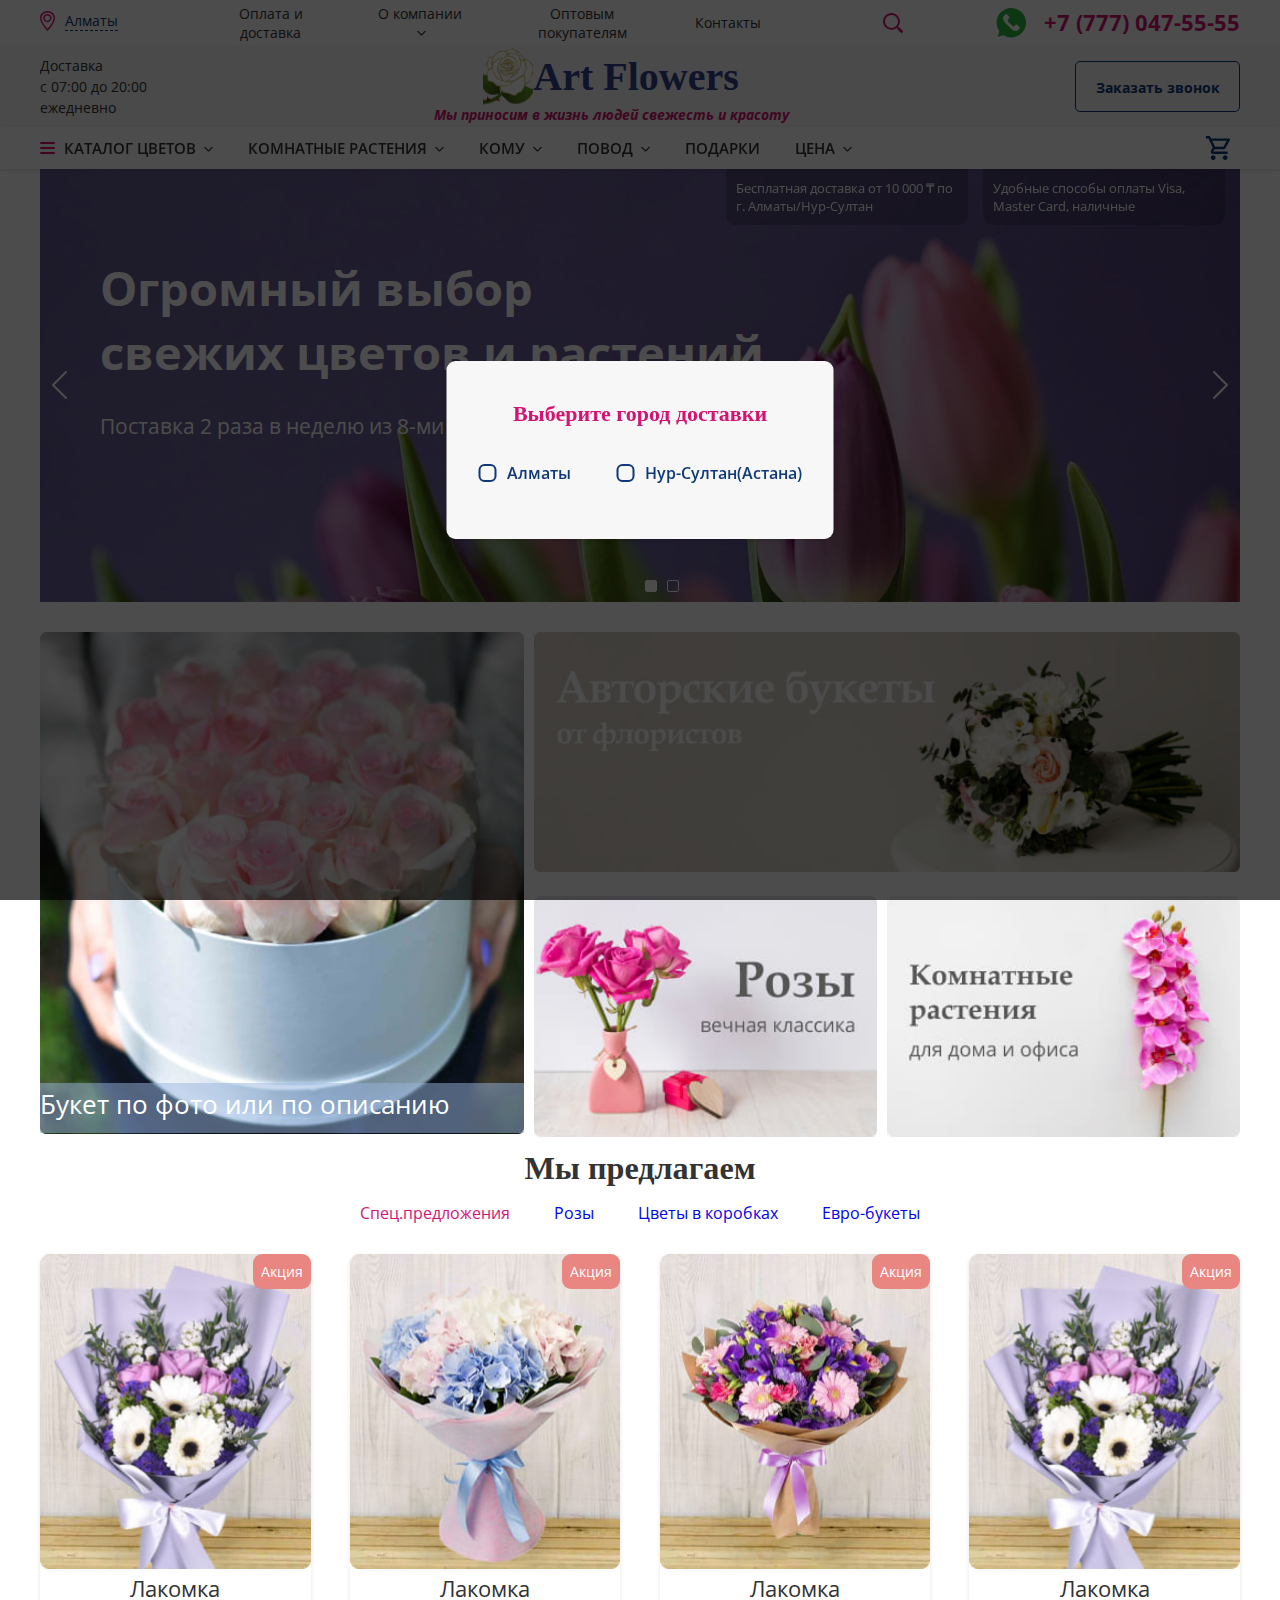
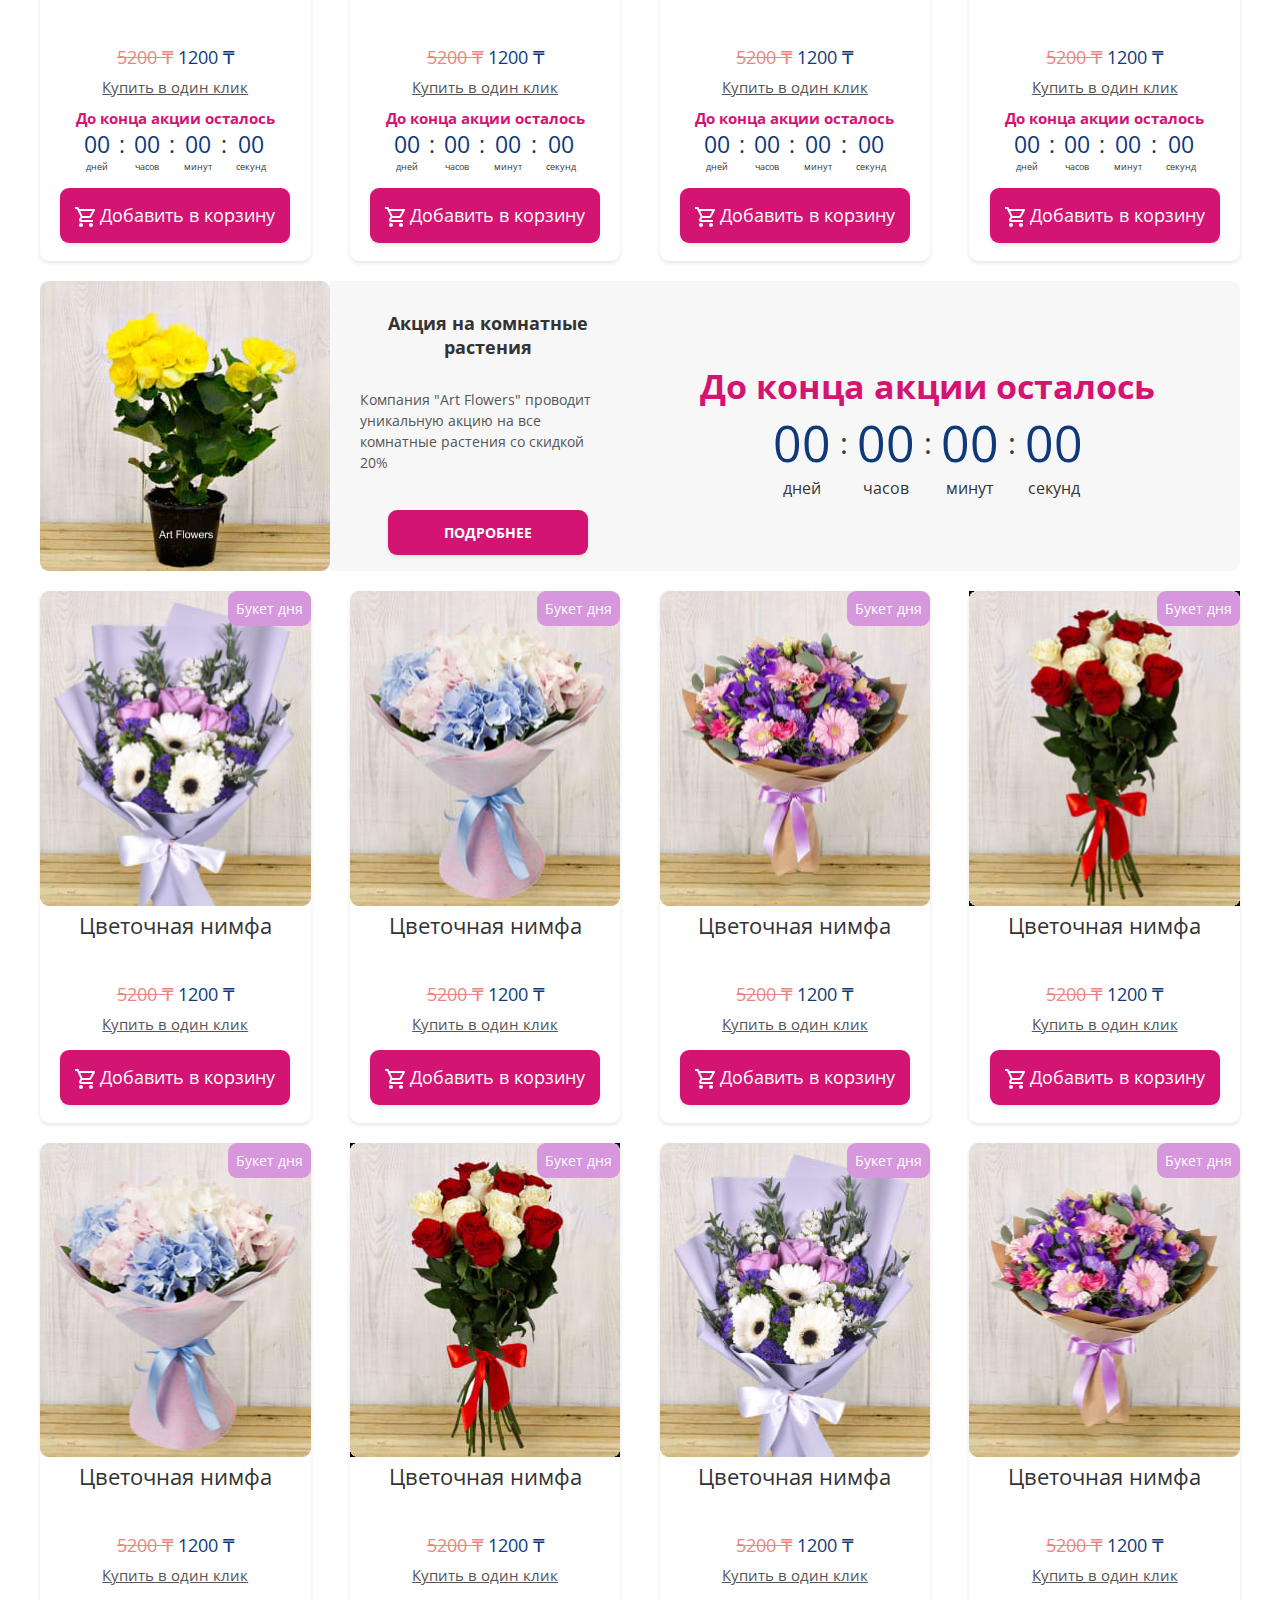
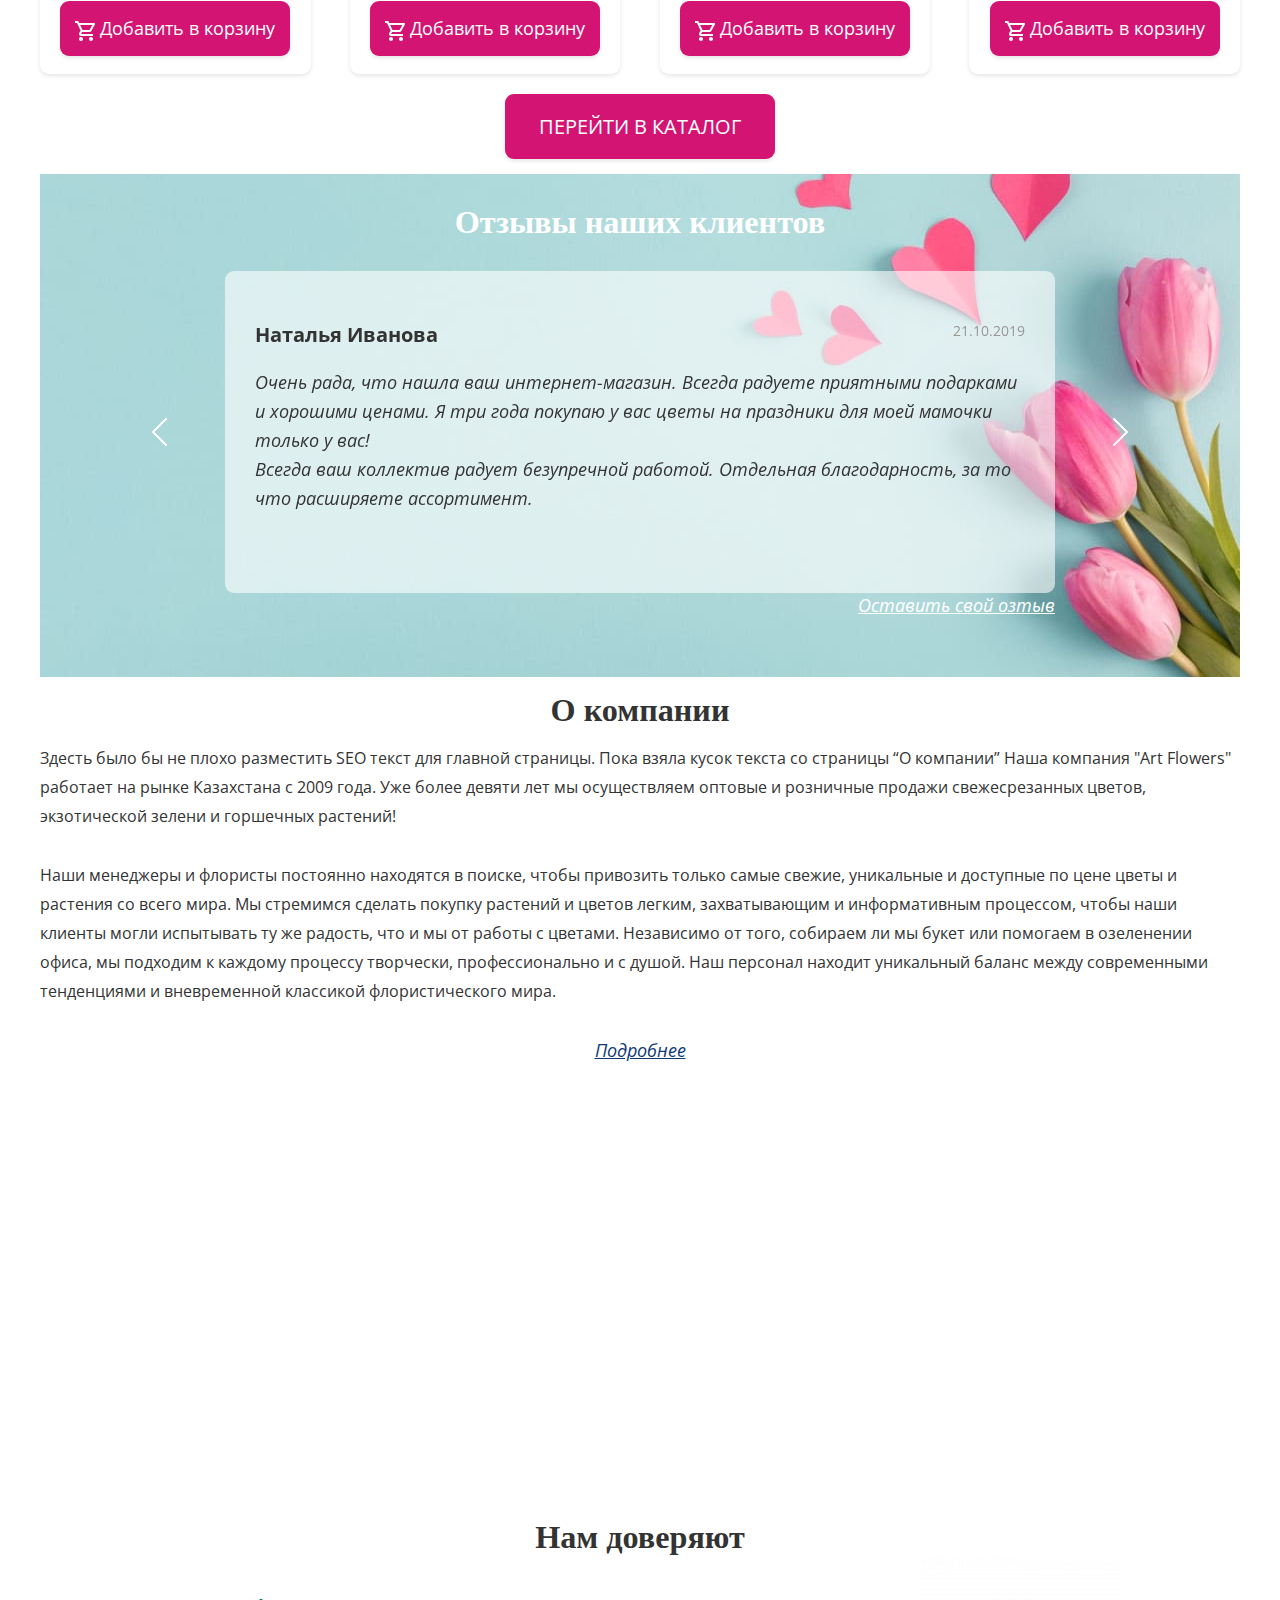
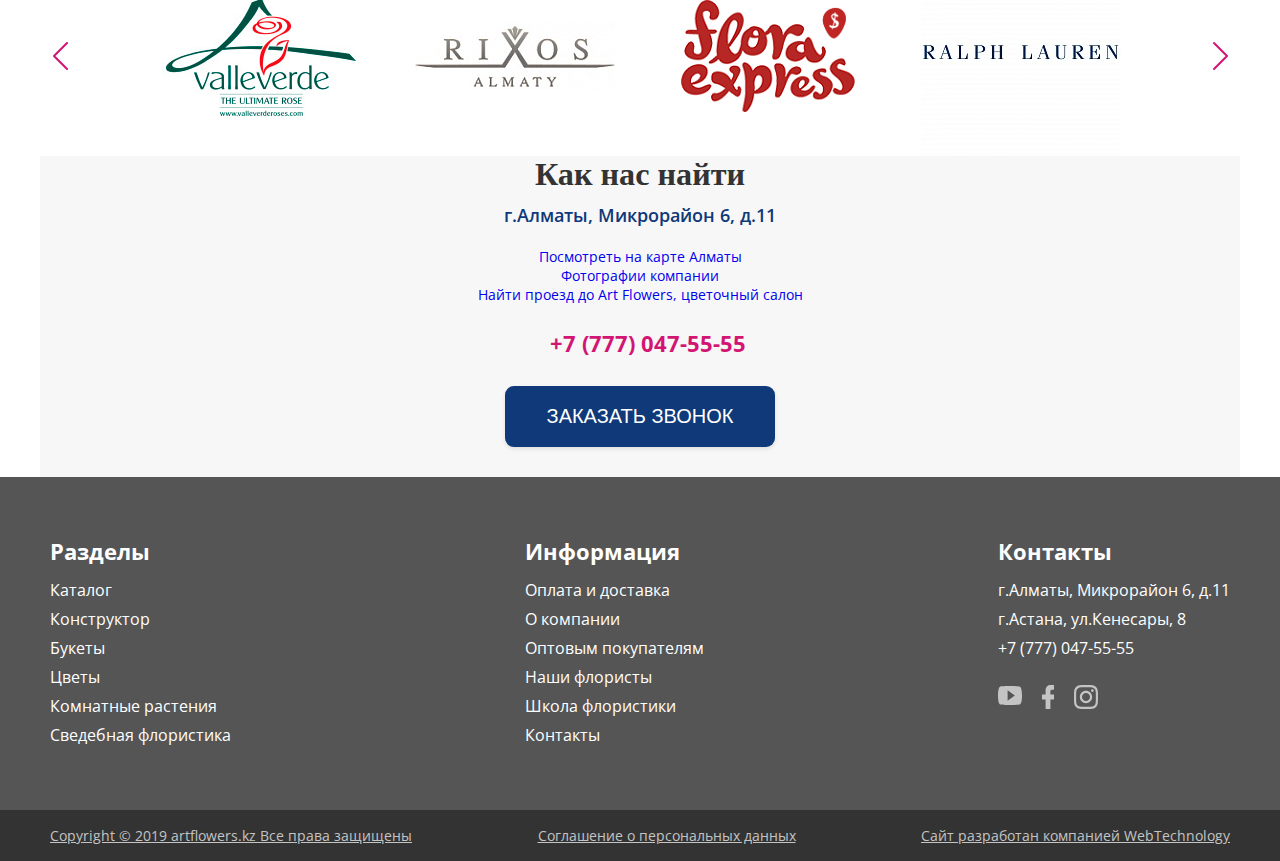
<file: index.html>
<!DOCTYPE html>
<html lang="ru">
<head>
  <meta charset="UTF-8">
  <meta name="viewport" content="width=device-width, initial-scale=1.0, maximum-scale=1.0">
  <meta http-equiv="X-UA-Compatible" content="ie=edge">
  <title>Document</title>
  
  <link href="https://fonts.googleapis.com/css?family=Open+Sans:300,400,600,700&display=swap" rel="stylesheet">
  <link rel="stylesheet" href="css/slick.css">
  <link rel="stylesheet" href="css/slick-theme.css">
  <link rel="stylesheet" href="css/main.css">
  
</head>
<body>
  <div class="menu-mobile hide">
    
    <div class="menu-mobile-wrap">
      <div class="menu-mobile__item">
        <a href="card-product.html" class="main-menu__link">Каталог цветов</a>
        <div class="sub-menu">
          <div class="sub-menu__col">
            <a class="sub-menu__link" href="#">Розы</a>
            <a class="sub-menu__link" href="#">Хризантемы</a>
            <a class="sub-menu__link" href="#">Спрей розы</a>
            <a class="sub-menu__link" href="#">Каллы</a>
            <a class="sub-menu__link" href="#">Букеты из 101 розы</a>
            <a class="sub-menu__link" href="#">Букеты из 51 розы</a>
            <a class="sub-menu__link" href="#">Гортензия</a>
            <a class="sub-menu__link" href="#">Альстромерии</a>
          </div>
          <div class="sub-menu__col">
            <a class="sub-menu__link" href="#">Пионы</a>
            <a class="sub-menu__link" href="#">Гвоздики</a>
            <a class="sub-menu__link" href="#">Орхидеи</a>
            <a class="sub-menu__link" href="#">Тюльпаны</a>
            <a class="sub-menu__link" href="#">Лизиантусы</a>
            <a class="sub-menu__link" href="#">Фрезии</a>
            <a class="sub-menu__link" href="#">Пионовидные розы</a>
            <a class="sub-menu__link" href="#">Ромашки</a>
          </div>
          <div class="sub-menu__col">
            <a class="sub-menu__link" href="#">Лилии</a>
            <a class="sub-menu__link" href="#">Гиацинты</a>
            <a class="sub-menu__link" href="#">Герберы</a>
            <a class="sub-menu__link" href="#">Ирисы</a>
            <a class="sub-menu__link" href="#">Анемоны</a>
          </div>
        </div>
      </div>

      <div class="menu-mobile__item">            
        <a class="main-menu__link" href="#">Комнатные растения</a>
        <div class="sub-menu">
          <div class="sub-menu__col">
            <a class="sub-menu__link" href="#">Розы</a>
            <a class="sub-menu__link" href="#">Хризантемы</a>
            <a class="sub-menu__link" href="#">Спрей розы</a>
            <a class="sub-menu__link" href="#">Каллы</a>
            <a class="sub-menu__link" href="#">Букеты из 101 розы</a>
            <a class="sub-menu__link" href="#">Букеты из 51 розы</a>
            <a class="sub-menu__link" href="#">Гортензия</a>
            <a class="sub-menu__link" href="#">Альстромерии</a>
          </div>
          <div class="sub-menu__col">
            <a class="sub-menu__link" href="#">Пионы</a>
            <a class="sub-menu__link" href="#">Гвоздики</a>
            <a class="sub-menu__link" href="#">Орхидеи</a>
            <a class="sub-menu__link" href="#">Тюльпаны</a>
            <a class="sub-menu__link" href="#">Лизиантусы</a>
            <a class="sub-menu__link" href="#">Фрезии</a>
            <a class="sub-menu__link" href="#">Пионовидные розы</a>
            <a class="sub-menu__link" href="#">Ромашки</a>
          </div>
          <div class="sub-menu__col">
            <a class="sub-menu__link" href="#">Лилии</a>
            <a class="sub-menu__link" href="#">Гиацинты</a>
            <a class="sub-menu__link" href="#">Герберы</a>
            <a class="sub-menu__link" href="#">Ирисы</a>
            <a class="sub-menu__link" href="#">Анемоны</a>
          </div>
        </div>
      </div>

      <div class="menu-mobile__item">
        <a href="#" class="main-menu__link">Кому</a>
        <div class="sub-menu">
          <div class="sub-menu__col">
            <a class="sub-menu__link" href="#">Любимой</a>
            <a class="sub-menu__link" href="#">Бабушке</a>
            <a class="sub-menu__link" href="#">Дочери</a>
            <a class="sub-menu__link" href="#">Женщине</a>
            <a class="sub-menu__link" href="#">Коллеге</a>
            <a class="sub-menu__link" href="#">Маме</a>
            <a class="sub-menu__link" href="#">Руководителю</a>
            <a class="sub-menu__link" href="#">Сестре</a>
          </div>
        </div>
      </div>

      <div class="menu-mobile__item">
        <a href="#" class="main-menu__link">Повод</a>
        <div class="sub-menu">
          <div class="sub-menu__col">
            <a class="sub-menu__link" href="#">День рождения</a>
            <a class="sub-menu__link" href="#">Свидание</a>
            <a class="sub-menu__link" href="#">Выписка из роддома</a>
            <a class="sub-menu__link" href="#">Юбилей</a>
            <a class="sub-menu__link" href="#">Новый год</a>
            <a class="sub-menu__link" href="#">14 февраля</a>
            <a class="sub-menu__link" href="#">8 Марта</a>
            <a class="sub-menu__link" href="#">1 сентября</a>
          </div>
          <div class="sub-menu__col">
            <a class="sub-menu__link" href="#">День учителя</a>
          </div>
        </div>
      </div>

      <div class="menu-mobile__item">
        <a href="#" class="main-menu__link">Подарки</a>
      </div>

      <div class="menu-mobile__item">
        <a href="#" class="main-menu__link">Цена</a>
        <div class="sub-menu">
          <div class="sub-menu__col">
            <a class="sub-menu__link" href="#">до 10 000 тг.</a>
            <a class="sub-menu__link" href="#">от 10 000 тг. до 25 000 тг.</a>
            <a class="sub-menu__link" href="#">от 25 000 тг. до 35 000 тг.</a>
            <a class="sub-menu__link" href="#">от 35 000 тг. до 55 000 тг.</a>
            <a class="sub-menu__link" href="#">от 35 000 тг. до 55 000 тг.</a>
          </div>
        </div>
      </div>

      <div class="menu-mobile__item">
        <a href="#">Оплата и доставка</a>
      </div>
      <div class="menu-mobile__item">
        <a href="#">О компании</a>
        <div class="sub-menu">
            <div class="sub-menu__col">
              <a class="sub-menu__link" href="#">Наши флористы</a>
              <a class="sub-menu__link" href="#">Разное</a>
              <a class="sub-menu__link" href="#">Полезное</a>
            </div>
          </div>
      </div>
      <div class="menu-mobile__item">
        <a href="#">Оптовым покупателям</a>
      </div>
      <div class="menu-mobile__item">
        <a href="#">Контакты</a>
      </div>
    </div>
  </div>

  <div class="content-page">
  <header>
    <div class="container">
      <div class="top-header">

        <div class="header-delivery top-header-item">
          <a class="header-city" href="#">
            <img src="img/icon/icon_location.svg" alt="">
            <span id="city">Алматы</span>
          </a>
        </div>

        <div class="top-menu top-header-item">
          <div class="top-menu__item">
            <a href="#">Оплата и доставка</a>
          </div>
          <div class="top-menu__item">
            <a href="#">О компании</a>
            <div class="sub-menu">
                <div class="sub-menu__col">
                  <a class="sub-menu__link" href="#">Наши флористы</a>
                  <a class="sub-menu__link" href="#">Разное</a>
                  <a class="sub-menu__link" href="#">Полезное</a>
                </div>
              </div>
          </div>
          <div class="top-menu__item">
            <a href="#">Оптовым покупателям</a>
          </div>

          <div class="top-menu__item">
            <a href="#">Контакты</a>
          </div>
        </div>

        <div class="search-form top-header-item">
          <img class="search-form-icon" src="img/icon/icon_search.svg" alt="search">
          <div class="search-form-item">
            <input class="search-form-input" type="text" placeholder="поиск...">
            <span class="search-form-close">x</span>
          </div>
        </div>

        <div class="header-phones top-header-item">
          <a class="header-whatsapp" href="/">
          <img src="img/icon/Icon_WhatsUp.svg" alt="whatsaap">
          </a>
          <a class="header-phones__number" href="tel:+77770475555">+7 (777) 047-55-55</a>
        </div>

      </div>
      <!-- top header end -->
    </div>

    <div class="midle-header-wrap">
      <div class="container">
        <div class="midle-header">

          <div class="time-delivery">
            Доставка <br>
            с 07:00 до 20:00 <br>
            ежедневно
          </div>

          <div class="header-logo">
            <a class="header-logo__item" href="#">
              <img src="img/icon/icon_flower.svg" alt="Art Flowers">
              <h1>Art Flowers</h1>
            </a> 
            <span class="header-tagline">Мы приносим в жизнь людей свежесть и красоту</span> 
          </div>         

          <a class="button-callback" href="">Заказать звонок</a>
        </div>
        <!-- midle-header -->
      </div>
    </div>

  </header>
        
  <section class="sticky-menu">
      <div class="container">
        <div class="bottom-header">
          
          
          <img class="burger-menu" src="img/icon/icon_burger.svg" alt=""> 
          <nav class="main-menu">
            <div class="main-menu__item">
              <img src="img/icon/icon_burger.svg" alt="">
              <a href="card-product.html" class="main-menu__link">Каталог цветов</a>
              <div class="sub-menu">
                  <div class="sub-menu__col">
                    <a class="sub-menu__link" href="#">Розы</a>
                    <a class="sub-menu__link" href="#">Хризантемы</a>
                    <a class="sub-menu__link" href="#">Спрей розы</a>
                    <a class="sub-menu__link" href="#">Каллы</a>
                    <a class="sub-menu__link" href="#">Букеты из 101 розы</a>
                    <a class="sub-menu__link" href="#">Букеты из 51 розы</a>
                    <a class="sub-menu__link" href="#">Гортензия</a>
                    <a class="sub-menu__link" href="#">Альстромерии</a>
                  </div>
                  <div class="sub-menu__col">
                    <a class="sub-menu__link" href="#">Пионы</a>
                    <a class="sub-menu__link" href="#">Гвоздики</a>
                    <a class="sub-menu__link" href="#">Орхидеи</a>
                    <a class="sub-menu__link" href="#">Тюльпаны</a>
                    <a class="sub-menu__link" href="#">Лизиантусы</a>
                    <a class="sub-menu__link" href="#">Фрезии</a>
                    <a class="sub-menu__link" href="#">Пионовидные розы</a>
                    <a class="sub-menu__link" href="#">Ромашки</a>
                  </div>
                  <div class="sub-menu__col">
                    <a class="sub-menu__link" href="#">Лилии</a>
                    <a class="sub-menu__link" href="#">Гиацинты</a>
                    <a class="sub-menu__link" href="#">Герберы</a>
                    <a class="sub-menu__link" href="#">Ирисы</a>
                    <a class="sub-menu__link" href="#">Анемоны</a>
                  </div>
              </div>
            </div>
  
            <div class="main-menu__item">            
              <a class="main-menu__link" href="#">Комнатные растения</a>
              <div class="sub-menu">
                <div class="sub-menu__col">
                  <a class="sub-menu__link" href="#">Розы</a>
                  <a class="sub-menu__link" href="#">Хризантемы</a>
                  <a class="sub-menu__link" href="#">Спрей розы</a>
                  <a class="sub-menu__link" href="#">Каллы</a>
                  <a class="sub-menu__link" href="#">Букеты из 101 розы</a>
                  <a class="sub-menu__link" href="#">Букеты из 51 розы</a>
                  <a class="sub-menu__link" href="#">Гортензия</a>
                  <a class="sub-menu__link" href="#">Альстромерии</a>
                </div>
                <div class="sub-menu__col">
                  <a class="sub-menu__link" href="#">Пионы</a>
                  <a class="sub-menu__link" href="#">Гвоздики</a>
                  <a class="sub-menu__link" href="#">Орхидеи</a>
                  <a class="sub-menu__link" href="#">Тюльпаны</a>
                  <a class="sub-menu__link" href="#">Лизиантусы</a>
                  <a class="sub-menu__link" href="#">Фрезии</a>
                  <a class="sub-menu__link" href="#">Пионовидные розы</a>
                  <a class="sub-menu__link" href="#">Ромашки</a>
                </div>
                <div class="sub-menu__col">
                  <a class="sub-menu__link" href="#">Лилии</a>
                  <a class="sub-menu__link" href="#">Гиацинты</a>
                  <a class="sub-menu__link" href="#">Герберы</a>
                  <a class="sub-menu__link" href="#">Ирисы</a>
                  <a class="sub-menu__link" href="#">Анемоны</a>
                </div>
              </div>
            </div>
  
            <div class="main-menu__item">
              <a href="#" class="main-menu__link">Кому</a>
              <div class="sub-menu">
                <div class="sub-menu__col">
                  <a class="sub-menu__link" href="#">Любимой</a>
                  <a class="sub-menu__link" href="#">Бабушке</a>
                  <a class="sub-menu__link" href="#">Дочери</a>
                  <a class="sub-menu__link" href="#">Женщине</a>
                  <a class="sub-menu__link" href="#">Коллеге</a>
                  <a class="sub-menu__link" href="#">Маме</a>
                  <a class="sub-menu__link" href="#">Руководителю</a>
                  <a class="sub-menu__link" href="#">Сестре</a>
                </div>
              </div>
            </div>
  
            <div class="main-menu__item">
              <a href="#" class="main-menu__link">Повод</a>
              <div class="sub-menu">
                <div class="sub-menu__col">
                  <a class="sub-menu__link" href="#">День рождения</a>
                  <a class="sub-menu__link" href="#">Свидание</a>
                  <a class="sub-menu__link" href="#">Выписка из роддома</a>
                  <a class="sub-menu__link" href="#">Юбилей</a>
                  <a class="sub-menu__link" href="#">Новый год</a>
                  <a class="sub-menu__link" href="#">14 февраля</a>
                  <a class="sub-menu__link" href="#">8 Марта</a>
                  <a class="sub-menu__link" href="#">1 сентября</a>
                </div>
                <div class="sub-menu__col">
                  <a class="sub-menu__link" href="#">День учителя</a>
                </div>
              </div>
            </div>
  
            <div class="main-menu__item">
              <a href="#" class="main-menu__link">Подарки</a>
            </div>
  
            <div class="main-menu__item">
              <a href="#" class="main-menu__link">Цена</a>
              <div class="sub-menu">
                <div class="sub-menu__col">
                  <a class="sub-menu__link" href="#">до 10 000 тг.</a>
                  <a class="sub-menu__link" href="#">от 10 000 тг. до 25 000 тг.</a>
                  <a class="sub-menu__link" href="#">от 25 000 тг. до 35 000 тг.</a>
                  <a class="sub-menu__link" href="#">от 35 000 тг. до 55 000 тг.</a>
                  <a class="sub-menu__link" href="#">от 35 000 тг. до 55 000 тг.</a>
                </div>
              </div>
            </div>
          </nav>
          <!-- menu-end -->
  
          <a  class="header-cart" href="basket.html">
            <svg width="30" height="30" viewBox="0 0 30 30" fill="none" xmlns="http://www.w3.org/2000/svg">
              <path id="basket" clip-rule="evenodd" d="M24.4409 14.955C23.9311 15.885 22.9415 16.5 21.8169 16.5H10.646L8.99666 19.5H26.99V22.5H8.99666C6.71751 22.5 5.27804 20.055 6.37263 18.045L8.39688 14.385L2.99889 3H0V0H4.90318L6.31266 3H28.5044C29.644 3 30.3637 4.23 29.8089 5.22L24.4409 14.955ZM25.9553 6H7.73706L11.2907 13.5H21.8168L25.9553 6ZM8.99647 24C7.34708 24 6.01257 25.35 6.01257 27C6.01257 28.65 7.34708 30 8.99647 30C10.6459 30 11.9954 28.65 11.9954 27C11.9954 25.35 10.6459 24 8.99647 24ZM21.0071 27C21.0071 25.35 22.3416 24 23.991 24C25.6404 24 26.9899 25.35 26.9899 27C26.9899 28.65 25.6404 30 23.991 30C22.3416 30 21.0071 28.65 21.0071 27Z" />
            </svg>
            <div class="basket-count hide"></div>
            <span class="card-product__cost_item basket-count-cost hide">10 000 &#x20b8;</span>
          </a>
        </div>
          <!-- bottom-header -->
      </div>
  </section>
<!-- header-end -->

  <section class="section-main-slider">
      <div class="container">
        <div class="wrap-main-slider">
          <div class="main-slider__banner">
            <div class="main-slider__banner_item">
              Бесплатная доставка от 10 000 &#x20b8; 
              по г. Алматы/Нур-Султан
            </div>
            <div class="main-slider__banner_item">
              Удобные способы оплаты Visa, Master Card, наличные
            </div>
          </div>
          <div class="main-slider">
  
            <div class="main-slider__item">
              <img src="img/slider-slide.jpg" alt="" srcset="">
              
              <div class="main-slider__text">
                <p>
                  Огромный выбор <br>
                  свежих цветов и растений
                </p>
                <span>Поставка 2 раза в неделю из 8-ми стран мира</span>
              </div>

            </div>  

            <div class="main-slider__item">
              <img src="img/slider-slide.jpg" alt="" srcset="">
              
              <div class="main-slider__text">
                <p>
                  Огромный выбор <br>
                  свежих цветов и растений
                </p>
                <span>Поставка 2 раза в неделю из 8-ми стран мира</span>
              </div>
            </div>    
            
          </div>
          <i class="main-slider-l"></i>
          <i class="main-slider-r"></i>
        </div>
      </div>
  </section>
  
  <!-- main-slider-end -->

  <section>
    <!-- <div class="container banners">
      <a class="banners-item first-banner" href="#">
        <img src="img/banner-1.jpg" alt="букет по фото">
        <div class="banners-item__text">
          <span>Букет по фото или по описанию</span>
        </div>
        <span class="banners-item_bg_text">
          Отправьте фотографию желаемого букета и контактные данные, чтобы узнать стоимость и сроки изготовления букета
        </span>
        <div class="banners-item_bg"></div>
      </a>

      <div class="right-banners">
        <a href="#" class="banners-item">
          <img src="img/banner-2.jpg" alt="">

          <p class="banners-item_bg_text">
            Авторские букеты– для тех, кто ценит индивидуальность. Хотите произвести незабываемое впечатление? Тогда авторский букет - то, что Вам нужно!
            В зависимости от вида цветов и их оттенков, можно создать композицию для любого повода. Доверьтесь фантазии наших опытных мастеров!
          </p>
          <div class="banners-item_bg"></div>
        </a>
        <div class="right-banners__bottom">
            <a href="#" class="banners-item">
              <img src="img/banner-3.jpg" alt="">
              <p class="banners-item_bg_text">
                Большой выбор букетов из роз. Лучший способ обратить на себя внимание особенного человека - это подарить ему розы.
              </p>
              <div class="banners-item_bg"></div>
            </a>
            <a href="#" class="banners-item">
              <img src="img/banner_4.jpg" alt="">
              <p class="banners-item_bg_text">
                Большой ассортимент комнатных растений. Большой ассортимент товаров для пересадки комнатных растений. Услуги по пересадки растений.
              </p>
              <div class="banners-item_bg"></div> 
            </a>
        </div>
      </div>
      
    </div> -->

    <div class="container banners">
      <a  href="#" class="banners-item first-banner">
        <img src="img/banner-1.jpg" alt="букет по фото">
        <div class="banners-item__text">
          <span>Букет по фото или по описанию</span>
        </div>
        <span class="banners-item_bg_text">
          Отправьте фотографию желаемого букета и контактные данные, чтобы узнать стоимость и сроки изготовления букета
        </span>
        <div class="banners-item_bg"></div>
      </a>

      <a href="#" class="banners-item">
        <img src="img/banner-2.jpg" alt="">

        <p class="banners-item_bg_text">
          Авторские букеты– для тех, кто ценит индивидуальность. Хотите произвести незабываемое впечатление? Тогда авторский букет - то, что Вам нужно!
          В зависимости от вида цветов и их оттенков, можно создать композицию для любого повода. Доверьтесь фантазии наших опытных мастеров!
        </p>
        <div class="banners-item_bg"></div>
      </a>
        
      <a href="#" class="banners-item">
        <img src="img/banner-3.jpg" alt="">
        <p class="banners-item_bg_text">
          Большой выбор букетов из роз. Лучший способ обратить на себя внимание особенного человека - это подарить ему розы.
        </p>
        <div class="banners-item_bg"></div>
      </a>

      <a href="#" class="banners-item">
        <img src="img/banner_4.jpg" alt="">
        <p class="banners-item_bg_text">
          Большой ассортимент комнатных растений. Большой ассортимент товаров для пересадки комнатных растений. Услуги по пересадки растений.
        </p>
        <div class="banners-item_bg"></div> 
      </a>
    </div>
      
  </section>
  <!-- banners-end -->

  <section>
    <div class="container">

      <h2 class="block-header">
        Мы предлагаем
      </h2>

      <div class="catalog">
        <div class="catalog-menu">
          <a class="catalog-menu__item active" href="#">Спец.предложения</a>
          <a class="catalog-menu__item" href="#">Розы</a>
          <a class="catalog-menu__item" href="#">Цветы в коробках</a>
          <a class="catalog-menu__item" href="#">Евро-букеты</a>
        </div>

        <div class="catalog-items">

          
          <div class="card-product">

            <div class="card-product__img">
              <img src="img/card-flower.jpg" alt="">
              <div class="card-product__action">Акция</div>
              <span class="card-product__img_text">
                Букет из синих цветов ирисов, белых роз и зелени. Сочетание контрастных цветов гармонично создают настроение букета. Необычное соцветие ирисов и нежность белоснежных...
              </span>
              <div class="card-product__img_bg"></div>
            </div>
            <!-- catalog-items__img-end -->
            <h3 class="card-product__title">
              Лакомка
            </h3>
            <!-- catalog-items__title-end -->

            <div class="card-product__cost">
              <span class="card-product__cost_item">5200 &#x20b8;</span>
              <span class="card-product__cost_item">1200 &#x20b8;</span>
            </div>
            <!-- catalog-items__cost-end -->

            <a href="#" class="card-product__link">
              Купить в один клик
            </a>
            <!-- catalog-items__link-end -->

            <div class="card-product__timer timer" >
              <div class="timer__title">До конца акции осталось</div>
              <div class="timer__counter ">
                <div class="timer__item">
                  <span class="timer__days">12</span>
                  <span class="timer__item_description">Дней</span>
                </div>
                <span>:</span>
                <div class="timer__item">
                  <span class="timer__hours">07</span>
                  <span class="timer__item_description">Часов</span>
                </div>
                <span>:</span>
                <div class="timer__item">
                  <span class="timer__minutes">08</span>                  
                  <span class="timer__item_description">Минут</span>
                </div>
                <span>:</span>
                <div class="timer__item">
                  <span class="timer__seconds">30</span> 
                  <span class="timer__item_description">Секунд</span>
                </div>
              </div>
            </div>
            <!-- catalog-items__timer-end -->

            <div class="card-product__button add-basket">
              <svg viewBox="0 0 30 30">
                <use xlink:href="#basket"/>
              </svg>
              Добавить в корзину
            </div>
            <!-- catalog-items__button-end -->

          </div>
          <div class="card-product">

            <div class="card-product__img">
              <img src="img/card-flower-2.jpg" alt="">
              <div class="card-product__action">Акция</div>
              <span class="card-product__img_text">
                Букет из синих цветов ирисов, белых роз и зелени. Сочетание контрастных цветов гармонично создают настроение букета. Необычное соцветие ирисов и нежность белоснежных...
              </span>
              <div class="card-product__img_bg"></div>
            </div>
            <!-- catalog-items__img-end -->
            <h3 class="card-product__title">
              Лакомка
            </h3>
            <!-- catalog-items__title-end -->

            <div class="card-product__cost">
              <span class="card-product__cost_item">5200 &#x20b8;</span>
              <span class="card-product__cost_item">1200 &#x20b8;</span>
            </div>
            <!-- catalog-items__cost-end -->

            <a href="#" class="card-product__link">
              Купить в один клик
            </a>
            <!-- catalog-items__link-end -->

            <div class="card-product__timer timer" >
              <div class="timer__title">До конца акции осталось</div>
              <div class="timer__counter ">
                <div class="timer__item">
                  <span class="timer__days">12</span>
                  <span class="timer__item_description">Дней</span>
                </div>
                <span>:</span>
                <div class="timer__item">
                  <span class="timer__hours">07</span>
                  <span class="timer__item_description">Часов</span>
                </div>
                <span>:</span>
                <div class="timer__item">
                  <span class="timer__minutes">08</span>                  
                  <span class="timer__item_description">Минут</span>
                </div>
                <span>:</span>
                <div class="timer__item">
                  <span class="timer__seconds">30</span> 
                  <span class="timer__item_description">Секунд</span>
                </div>
              </div>
            </div>
            <!-- catalog-items__timer-end -->

            <div class="card-product__button add-basket">
              <svg viewBox="0 0 30 30">
                <use xlink:href="#basket"/>
              </svg>

              Добавить в корзину
            </div>
            <!-- catalog-items__button-end -->

          </div>
          <div class="card-product">

            <div class="card-product__img">
              <img src="img/card-flower-3.jpg" alt="">
              <div class="card-product__action">Акция</div>
              <span class="card-product__img_text">
                Букет из синих цветов ирисов, белых роз и зелени. Сочетание контрастных цветов гармонично создают настроение букета. Необычное соцветие ирисов и нежность белоснежных...
              </span>
              <div class="card-product__img_bg"></div>
            </div>
            <!-- catalog-items__img-end -->
            <h3 class="card-product__title">
              Лакомка
            </h3>
            <!-- catalog-items__title-end -->

            <div class="card-product__cost">
              <span class="card-product__cost_item">5200 &#x20b8;</span>
              <span class="card-product__cost_item">1200 &#x20b8;</span>
            </div>
            <!-- catalog-items__cost-end -->

            <a href="#" class="card-product__link">
              Купить в один клик
            </a>
            <!-- catalog-items__link-end -->

            <div class="card-product__timer timer" >
              <div class="timer__title">До конца акции осталось</div>
              <div class="timer__counter ">
                <div class="timer__item">
                  <span class="timer__days">12</span>
                  <span class="timer__item_description">Дней</span>
                </div>
                <span>:</span>
                <div class="timer__item">
                  <span class="timer__hours">07</span>
                  <span class="timer__item_description">Часов</span>
                </div>
                <span>:</span>
                <div class="timer__item">
                  <span class="timer__minutes">08</span>                  
                  <span class="timer__item_description">Минут</span>
                </div>
                <span>:</span>
                <div class="timer__item">
                  <span class="timer__seconds">30</span> 
                  <span class="timer__item_description">Секунд</span>
                </div>
              </div>
            </div>
            <!-- catalog-items__timer-end -->

            <div class="card-product__button add-basket">
              <svg viewBox="0 0 30 30">
                <use xlink:href="#basket"/>
              </svg>

              Добавить в корзину
            </div>
            <!-- catalog-items__button-end -->

          </div>
          <div class="card-product">

            <div class="card-product__img">
              <img src="img/card-flower.jpg" alt="">
              <div class="card-product__action">Акция</div>
              <span class="card-product__img_text">
                Букет из синих цветов ирисов, белых роз и зелени. Сочетание контрастных цветов гармонично создают настроение букета. Необычное соцветие ирисов и нежность белоснежных...
              </span>
              <div class="card-product__img_bg"></div>
            </div>
            <!-- catalog-items__img-end -->
            <h3 class="card-product__title">
              Лакомка
            </h3>
            <!-- catalog-items__title-end -->

            <div class="card-product__cost">
              <span class="card-product__cost_item">5200 &#x20b8;</span>
              <span class="card-product__cost_item">1200 &#x20b8;</span>
            </div>
            <!-- catalog-items__cost-end -->

            <a href="#" class="card-product__link">
              Купить в один клик
            </a>
            <!-- catalog-items__link-end -->

            <div class="card-product__timer timer" >
                <div class="timer__title">До конца акции осталось</div>
                <div class="timer__counter ">
                  <div class="timer__item">
                    <span class="timer__days">12</span>
                    <span class="timer__item_description">Дней</span>
                  </div>
                  <span>:</span>
                  <div class="timer__item">
                    <span class="timer__hours">07</span>
                    <span class="timer__item_description">Часов</span>
                  </div>
                  <span>:</span>
                  <div class="timer__item">
                    <span class="timer__minutes">08</span>                  
                    <span class="timer__item_description">Минут</span>
                  </div>
                  <span>:</span>
                  <div class="timer__item">
                    <span class="timer__seconds">30</span> 
                    <span class="timer__item_description">Секунд</span>
                  </div>
                </div>
            </div>
            <!-- catalog-items__timer-end -->

            <div class="card-product__button add-basket">
              <svg viewBox="0 0 30 30">
                <use xlink:href="#basket"/>
              </svg>

              Добавить в корзину
            </div>
            <!-- catalog-items__button-end -->

          </div>
          
          <!-- card-product one end -->

          <div class="middle-action">
            <img src="img/middle-banner.jpg" alt="акция на растения">

            <div class="middle-action__description">
              <h3 class="middle-action__title">
                Акция на комнатные растения
              </h3>
              <span>
                Компания "Art Flowers" проводит уникальную акцию на все 
                комнатные растения со скидкой 20%
              </span>
              <a class="middle-action__button" href="#">Подробнее</a>
            </div>

            <div class="card-product__timer timer" >
              <div class="timer__title">До конца акции осталось</div>
              <div class="timer__counter ">
                <div class="timer__item">
                  <span class="timer__days">12</span>
                  <span class="timer__item_description">Дней</span>
                </div>
                <span>:</span>
                <div class="timer__item">
                  <span class="timer__hours">07</span>
                  <span class="timer__item_description">Часов</span>
                </div>
                <span>:</span>
                <div class="timer__item">
                  <span class="timer__minutes">08</span>                  
                  <span class="timer__item_description">Минут</span>
                </div>
                <span>:</span>
                <div class="timer__item">
                  <span class="timer__seconds">30</span> 
                  <span class="timer__item_description">Секунд</span>
                </div>
              </div>
            </div>
          </div>
          <!-- middle-action-end -->

          
          <div class="card-product">

            <div class="card-product__img">
              <img src="img/card-flower.jpg" alt="">
              <div class="card-product__action day">Букет дня</div>
              <span class="card-product__img_text">
                Букет из синих цветов ирисов, белых роз и зелени. Сочетание контрастных цветов гармонично создают настроение букета. Необычное соцветие ирисов и нежность белоснежных...
              </span>
              <div class="card-product__img_bg"></div>
            </div>
            <!-- catalog-items__img-end -->
            <h3 class="card-product__title">
              Цветочная нимфа
            </h3>
            <!-- catalog-items__title-end -->

            <div class="card-product__cost">
              <span class="card-product__cost_item">5200 &#x20b8;</span>
              <span class="card-product__cost_item">1200 &#x20b8;</span>
            </div>
            <!-- catalog-items__cost-end -->

            <a href="#" class="card-product__link">
              Купить в один клик
            </a>
            <!-- catalog-items__link-end -->

            <div class="card-product__button add-basket">
              <svg viewBox="0 0 30 30">
                <use xlink:href="#basket"/>
              </svg>

              Добавить в корзину
            </div>
            <!-- catalog-items__button-end -->

          </div>
          <!-- card-product two end -->
          <div class="card-product">

            <div class="card-product__img">
              <img src="img/card-flower-2.jpg" alt="">
              <div class="card-product__action day">Букет дня</div>
              <span class="card-product__img_text">
                Букет из синих цветов ирисов, белых роз и зелени. Сочетание контрастных цветов гармонично создают настроение букета. Необычное соцветие ирисов и нежность белоснежных...
              </span>
              <div class="card-product__img_bg"></div>
            </div>
            <!-- catalog-items__img-end -->
            <h3 class="card-product__title">
              Цветочная нимфа
            </h3>
            <!-- catalog-items__title-end -->

            <div class="card-product__cost">
              <span class="card-product__cost_item">5200 &#x20b8;</span>
              <span class="card-product__cost_item">1200 &#x20b8;</span>
            </div>
            <!-- catalog-items__cost-end -->

            <a href="#" class="card-product__link">
              Купить в один клик
            </a>
            <!-- catalog-items__link-end -->

            <div class="card-product__button add-basket">
              <svg viewBox="0 0 30 30">
                <use xlink:href="#basket"/>
              </svg>

              Добавить в корзину
            </div>
            <!-- catalog-items__button-end -->

          </div>
          <!-- card-product two end -->
          <div class="card-product">

            <div class="card-product__img">
              <img src="img/card-flower-3.jpg" alt="">
              <div class="card-product__action day">Букет дня</div>
              <span class="card-product__img_text">
                Букет из синих цветов ирисов, белых роз и зелени. Сочетание контрастных цветов гармонично создают настроение букета. Необычное соцветие ирисов и нежность белоснежных...
              </span>
              <div class="card-product__img_bg"></div>
            </div>
            <!-- catalog-items__img-end -->
            <h3 class="card-product__title">
              Цветочная нимфа
            </h3>
            <!-- catalog-items__title-end -->

            <div class="card-product__cost">
              <span class="card-product__cost_item">5200 &#x20b8;</span>
              <span class="card-product__cost_item">1200 &#x20b8;</span>
            </div>
            <!-- catalog-items__cost-end -->

            <a href="#" class="card-product__link">
              Купить в один клик
            </a>
            <!-- catalog-items__link-end -->

            <div class="card-product__button add-basket">
              <svg viewBox="0 0 30 30">
                <use xlink:href="#basket"/>
              </svg>

              Добавить в корзину
            </div>
            <!-- catalog-items__button-end -->

          </div>
          <!-- card-product two end -->
          <div class="card-product">

            <div class="card-product__img">
              <img src="img/card-flower-4.jpg" alt="">
              <div class="card-product__action day">Букет дня</div>
              <span class="card-product__img_text">
                Букет из синих цветов ирисов, белых роз и зелени. Сочетание контрастных цветов гармонично создают настроение букета. Необычное соцветие ирисов и нежность белоснежных...
              </span>
              <div class="card-product__img_bg"></div>
            </div>
            <!-- catalog-items__img-end -->
            <h3 class="card-product__title">
              Цветочная нимфа
            </h3>
            <!-- catalog-items__title-end -->

            <div class="card-product__cost">
              <span class="card-product__cost_item">5200 &#x20b8;</span>
              <span class="card-product__cost_item">1200 &#x20b8;</span>
            </div>
            <!-- catalog-items__cost-end -->

            <a href="#" class="card-product__link">
              Купить в один клик
            </a>
            <!-- catalog-items__link-end -->

            <div class="card-product__button add-basket">
              <svg viewBox="0 0 30 30">
                <use xlink:href="#basket"/>
              </svg>

              Добавить в корзину
            </div>
            <!-- catalog-items__button-end -->

          </div>
          <!-- card-product two end -->
          
          <!-- ///// -->
          <div class="card-product">

            <div class="card-product__img">
              <img src="img/card-flower-2.jpg" alt="">
              <div class="card-product__action day">Букет дня</div>
              <span class="card-product__img_text">
                Букет из синих цветов ирисов, белых роз и зелени. Сочетание контрастных цветов гармонично создают настроение букета. Необычное соцветие ирисов и нежность белоснежных...
              </span>
              <div class="card-product__img_bg"></div>
            </div>
            <!-- catalog-items__img-end -->
            <h3 class="card-product__title">
              Цветочная нимфа
            </h3>
            <!-- catalog-items__title-end -->

            <div class="card-product__cost">
              <span class="card-product__cost_item">5200 &#x20b8;</span>
              <span class="card-product__cost_item">1200 &#x20b8;</span>
            </div>
            <!-- catalog-items__cost-end -->

            <a href="#" class="card-product__link">
              Купить в один клик
            </a>
            <!-- catalog-items__link-end -->

            <div class="card-product__button add-basket">
              <svg viewBox="0 0 30 30">
                <use xlink:href="#basket"/>
              </svg>

              Добавить в корзину
            </div>
            <!-- catalog-items__button-end -->

          </div>
          <!-- card-product two end -->
          <div class="card-product">

            <div class="card-product__img">
              <img src="img/card-flower-4.jpg" alt="">
              <div class="card-product__action day">Букет дня</div>
              <span class="card-product__img_text">
                Букет из синих цветов ирисов, белых роз и зелени. Сочетание контрастных цветов гармонично создают настроение букета. Необычное соцветие ирисов и нежность белоснежных...
              </span>
              <div class="card-product__img_bg"></div>
            </div>
            <!-- catalog-items__img-end -->
            <h3 class="card-product__title">
              Цветочная нимфа
            </h3>
            <!-- catalog-items__title-end -->

            <div class="card-product__cost">
              <span class="card-product__cost_item">5200 &#x20b8;</span>
              <span class="card-product__cost_item">1200 &#x20b8;</span>
            </div>
            <!-- catalog-items__cost-end -->

            <a href="#" class="card-product__link">
              Купить в один клик
            </a>
            <!-- catalog-items__link-end -->

            <div class="card-product__button add-basket">
              <svg viewBox="0 0 30 30">
                <use xlink:href="#basket"/>
              </svg>

              Добавить в корзину
            </div>
            <!-- catalog-items__button-end -->

          </div>
          <!-- card-product two end -->
          <div class="card-product">

            <div class="card-product__img">
              <img src="img/card-flower.jpg" alt="">
              <div class="card-product__action day">Букет дня</div>
              <span class="card-product__img_text">
                Букет из синих цветов ирисов, белых роз и зелени. Сочетание контрастных цветов гармонично создают настроение букета. Необычное соцветие ирисов и нежность белоснежных...
              </span>
              <div class="card-product__img_bg"></div>
            </div>
            <!-- catalog-items__img-end -->
            <h3 class="card-product__title">
              Цветочная нимфа
            </h3>
            <!-- catalog-items__title-end -->

            <div class="card-product__cost">
              <span class="card-product__cost_item">5200 &#x20b8;</span>
              <span class="card-product__cost_item">1200 &#x20b8;</span>
            </div>
            <!-- catalog-items__cost-end -->

            <a href="#" class="card-product__link">
              Купить в один клик
            </a>
            <!-- catalog-items__link-end -->

            <div class="card-product__button add-basket">
              <svg viewBox="0 0 30 30">
                <use xlink:href="#basket"/>
              </svg>

              Добавить в корзину
            </div>
            <!-- catalog-items__button-end -->

          </div>
          <!-- card-product two end -->
          <div class="card-product">

            <div class="card-product__img">
              <img src="img/card-flower-3.jpg" alt="">
              <div class="card-product__action day">Букет дня</div>
              <span class="card-product__img_text">
                Букет из синих цветов ирисов, белых роз и зелени. Сочетание контрастных цветов гармонично создают настроение букета. Необычное соцветие ирисов и нежность белоснежных...
              </span>
              <div class="card-product__img_bg"></div>
            </div>
            <!-- catalog-items__img-end -->
            <h3 class="card-product__title">
              Цветочная нимфа
            </h3>
            <!-- catalog-items__title-end -->

            <div class="card-product__cost">
              <span class="card-product__cost_item">5200 &#x20b8;</span>
              <span class="card-product__cost_item">1200 &#x20b8;</span>
            </div>
            <!-- catalog-items__cost-end -->

            <a href="#" class="card-product__link">
              Купить в один клик
            </a>
            <!-- catalog-items__link-end -->

            <div class="card-product__button add-basket">
              <svg viewBox="0 0 30 30">
                <use xlink:href="#basket"/>
              </svg>

              Добавить в корзину
            </div>
            <!-- catalog-items__button-end -->

          </div>
          <!-- card-product two end -->
          
         

          <!-- catalog-items-end -->
        </div>

        <a class="buttom-normal" href="catalog.html">Перейти в каталог</a>
      </div>

    </div>
  </section>
  <!-- catalog-end -->

  <section >
    <div class="container wrap-review">
      <h2 class="block-header">
          Отзывы наших клиентов
      </h2>

      <div class="wrap-slider-review">
        <div class="slider-review">
          <div class="slider-review__item">

              <div class="slider-review__item_top">
                <span class="slider-review__name">Наталья Иванова</span>
                <span class="slider-review__data">21.10.2019</span>
              </div>

              <div class="slider-review__item_bot">
                <p>
                  Очень рада, что нашла ваш интернет-магазин. Всегда радуете приятными подарками и хорошими ценами. Я три года покупаю у вас цветы на праздники для моей мамочки только у вас!
                </p>
                
                <p>
                  Всегда ваш коллектив радует безупречной работой. Отдельная благодарность, за то что расширяете ассортимент.  
                </p>
              </div>

          </div>
          <div class="slider-review__item">

              <div class="slider-review__item_top">
                <span class="slider-review__name">Наталья Иванова</span>
                <span class="slider-review__data">21.10.2019</span>
              </div>

              <div class="slider-review__item_bot">
                <p>
                  Очень рада, что нашла ваш интернет-магазин. Всегда радуете приятными подарками и хорошими ценами. Я три года покупаю у вас цветы на праздники для моей мамочки только у вас!
                </p>
                
                <p>
                  Всегда ваш коллектив радует безупречной работой. Отдельная благодарность, за то что расширяете ассортимент.  
                </p>
              </div>

          </div>
        </div>
        <i class="feedback-l"></i>
        <i class="feedback-r"></i>
      </div>

      <a href="#" class="review-button">Оставить свой озтыв</a>
    </div>
  </section>
  <!-- slider-review-end -->
  
  <section>
    <div class="container about-company">
        <h2 class="block-header">
            О компании
        </h2>

        <div class="about-company__description">
            <p>
              Здесть было бы не плохо разместить SEO текст для главной страницы. Пока взяла кусок текста со страницы “О компании”
              Наша компания "Art Flowers" работает на рынке Казахстана с 2009 года. Уже более девяти лет мы осуществляем оптовые и розничные продажи свежесрезанных цветов, экзотической зелени и горшечных растений!
            </p>
            <p>
              Наши менеджеры и флористы постоянно находятся в поиске, чтобы привозить только самые свежие, уникальные и доступные по цене цветы и растения со всего мира. Мы стремимся сделать покупку растений и цветов легким, захватывающим и информативным процессом, чтобы наши клиенты могли испытывать ту же радость, что и мы от работы с цветами. Независимо от того, собираем ли мы букет или помогаем в озеленении офиса, мы подходим к каждому процессу творчески, профессионально и с душой. Наш персонал находит уникальный баланс между современными тенденциями и вневременной классикой флористического мира. 
            </p>

            <a class="about-company__link" href="#">Подробнее</a>
        </div>

        <div class="about-company__video">
            <iframe width="99%" height="393" src="https://www.youtube.com/embed/gWGmOjtf4rI" frameborder="0" allow="accelerometer; autoplay; encrypted-media; gyroscope; picture-in-picture" allowfullscreen></iframe>
        </div>
    </div> 
  </section>
  <!-- about-company end -->

  <section>
    <div class="container">
        <h2 class="block-header trust">
          Нам доверяют
        </h2>

        <div class="slider-trust-wrap">
          <div class="slider-trust">
            <div class="slider-trust__item">
              <img src="img/slider-trust/company-1.png" alt="">
            </div>

            <div class="slider-trust__item">
              <img src="img/slider-trust/company-2.png" alt="">
            </div>
            <div class="slider-trust__item">
              <img src="img/slider-trust/company-4.png" alt="">
            </div>

            <div class="slider-trust__item">
              <img src="img/slider-trust/company-3.png" alt="">
            </div>

            <div class="slider-trust__item">
              <img src="img/slider-trust/company-4.png" alt="">
            </div>

          </div>

          <i class="arrow-slider-left"></i>
          <i class="arrow-slider-right"></i>
        </div>
        <!-- slider-trust-end -->
    </div>
  </section>
  <!-- slider-trust-section-end -->

  <!-- <section >
    <div class="container subscribe-wrap">     
      <form class=" subscribe" action="">
          <label for="input-subscribe" class="subscribe__title">
              Подписка <br>
              на новости
          </label>
        <input id="input-subscribe" type="text" placeholder="*Ваш Email">
        <button class="buttom-normal">Подписаться</button>
      </form>
    </div>
  </section> -->
  <!-- subscribe-wrap end -->

  <section>
    <div class="container location">
        <h2 class="block-header">
          Как нас найти
        </h2>

        <a class="location__addres" href="">г.Алматы, Микрорайон 6, д.11</a>

        <div class="location__map">
          <!-- <script type="text/javascript" charset="utf-8" async src="https://api-maps.yandex.ru/services/constructor/1.0/js/?um=constructor%3A84ac47d03f0031e6c38a99c1e2358a2622b6cc221798a22a772292759783f005&amp;width=100%25&amp;height=400&amp;lang=ru_RU&amp;scroll=true"></script> -->
          <a class="dg-widget-link" href="http://2gis.kz/almaty/firm/70000001035999862/center/76.85367822647096,43.221314825150095/zoom/16?utm_medium=widget-source&utm_campaign=firmsonmap&utm_source=bigMap">Посмотреть на карте Алматы</a><div class="dg-widget-link"><a href="http://2gis.kz/almaty/firm/70000001035999862/photos/70000001035999862/center/76.85367822647096,43.221314825150095/zoom/17?utm_medium=widget-source&utm_campaign=firmsonmap&utm_source=photos">Фотографии компании</a></div><div class="dg-widget-link"><a href="http://2gis.kz/almaty/center/76.853671,43.220731/zoom/16/routeTab/rsType/bus/to/76.853671,43.220731?Art Flowers, цветочный салон?utm_medium=widget-source&utm_campaign=firmsonmap&utm_source=route">Найти проезд до Art Flowers, цветочный салон</a></div><script charset="utf-8" src="https://widgets.2gis.com/js/DGWidgetLoader.js"></script><script charset="utf-8">new DGWidgetLoader({"width":600,"height":400,"borderColor":"#a3a3a3","pos":{"lat":43.221314825150095,"lon":76.85367822647096,"zoom":16},"opt":{"city":"almaty"},"org":[{"id":"70000001035999862"}]});</script><noscript style="color:#c00;font-size:16px;font-weight:bold;">Виджет карты использует JavaScript. Включите его в настройках вашего браузера.</noscript>
        </div>

        <div class="header-phones">
          <a class="header-phones__number" href="tel:+77770475555">+7 (777) 047-55-55</a>
        </div>

        <button class="buttom-normal">Заказать звонок</button>
    </div>
  </section>
  <!-- location end -->

  <footer class="footer">

    <div class="container">
      
      <ul class="footer__col">
        <li class="footer__col_title">Разделы</li>
        <li><a href="#">Каталог</a></li>
        <li><a href="#">Конструктор</a></li>
        <li><a href="#">Букеты</a></li>
        <li><a href="#">Цветы</a></li>
        <li><a href="#">Комнатные растения</a></li>
        <li><a href="#">Сведебная флористика</a></li>
      </ul>

      <ul class="footer__col">
        <li class="footer__col_title">Информация</li>
        <li><a href="#">Оплата и доставка</a></li>
        <li><a href="#">О компании</a></li>
        <li><a href="#">Оптовым покупателям</a></li>
        <li><a href="#">Наши флористы</a></li>
        <li><a href="#">Школа флористики</a></li>
        <li><a href="#">Контакты</a></li>
      </ul>

      <ul class="footer__col">
        <li class="footer__col_title">Контакты</li>
        <li><a href="#">г.Алматы, Микрорайон 6, д.11</a></li>
        <li><a href="#">г.Астана, ул.Кенесары, 8</a></li>
        <li><a href="tel:+777704755555">+7 (777) 047-55-55</a></li>
        <ul class="footer__col_social">
          <li>
            <a class="footer__col_social_item" href="#">
              <img src="img/icon/youtube.svg" alt="">
            </a>
          </li>
          <li>
            <a class="footer__col_social_item" href="#">
              <img src="img/icon/facebook.svg" alt="">
            </a>
          </li>
          <li>
            <a class="footer__col_social_item" href="#">
              <img src="img/icon/insta.svg" alt="instagram-flowers">
            </a>
          </li>
        </ul>
      </ul>
      
    </div>
    
    <div class="footer-bot">
      <div class="container">
        <a href="#" class="footer-bot__item">
          Copyright © 2019 artflowers.kz Все права защищены
        </a>
        <a href="#" class="footer-bot__item personal-data-link">
          Соглашение о персональных данных
        </a>
        <a href="webtech.kz" class="footer-bot__item">
          Сайт разработан компанией WebTechnology
        </a>
      </div>
    </div>

  </footer>
  <!-- footer end -->

  <a href="#top" class="page-top">↑</a>

  <div class="modal-wrap modal-select-city hide">
    <h5>Выберите город доставки</h5>
    <div class="modal-checkbox">
        <div class="check-box-wrap">
          <label class="label-style">
            <input type="checkbox" class="checkbox" name="step-1"/>
            <i class="label-style_i"></i>
            <span>Алматы</span>
          </label>

          <label class="label-style">
            <input type="checkbox" class="checkbox" name="step-1"/>
            <i class="label-style_i"></i>
            <span>Нур-Султан(Астана)</span>
          </label>
        </div>
    </div>
  </div>

  <div class="modal-wrap modal-buy hide">
    <form class="modal">
      <div class="modal-buy-item">
        <span class="modal-title">
            Купить <br>
            в один клик
        </span>

        <span class="modal-text">
          Оставьте ваш номер телефона и мы перезвоним Вам  в самое ближайшее время
        </span>

        <input class="modal-input num-inpt" type="number" name="" id="" placeholder="Ваш номер телефона">
        <button class="button-normal modal-button" type="submit">Заказать</button>
      </div>
      <div class="modal-buy-item">
        <img class="modal-buy-img" src="img/modal-img.jpg" alt="букет-роз">
      <span class="modal-buy-name-product">Сладостная музыка</span>
      <span class="card-product__cost_item modal-buy-cost">40 000 &#x20b8;</span>
      </div>
      <div class="modal-close">X</div>
    </form>
  </div>

  <div class="modal-wrap modal-call-back hide">
    <form class="modal">
      <div class="modal-buy-item">

        <span class="modal-text">
          Мы перезвоним Вам  в самое ближайшее время
        </span>

        <input class="modal-input" type="" name="" id="" placeholder="Ваше имя">
        <input class="modal-input num-inpt" type="number" name="" id="" placeholder="Ваш номер телефона">
        <button class="button-normal modal-button" type="submit">Отправить</button>
      </div>
      <div class="modal-close">X</div>
    </form>
  </div>

  <div class="modal-wrap modal-review hide">
    <form class="modal">
      <div class="modal-buy-item">

        <span class="modal-title">
          Оставьте свой отзыв
        </span>

        <input class="modal-input" type="" name="" id="" placeholder="Ваше имя">
        <input class="modal-input num-inpt" type="number" name="" id="" placeholder="Ваш номер телефона">
        <textarea class="modal-input" name="" id="" cols="30" rows="10" placeholder="Ваш отзыв"></textarea>
        <button class="button-normal modal-button" type="submit">Отправить</button>
      </div>
      <div class="modal-close">X</div>
    </form>
  </div>

  <div class="modal-wrap personal-data hide">
    <div class="modal ">
      <div class="modal-buy-item">
        <span class="modal-title">
          Пользовательское соглашение
        </span>
        <p>
            Политика в отношении обработки персональных данных
            1. Термины и определения
            «Пользователь» — Клиент/Покупатель или потенциальный клиент/покупатель ООО «СПб Реновация» как субъект персональных данных, пользующийся услугами предоставляемыми ООО «СПб Реновация».
            
            «Персональные данные» — информация на сайте Оператора: http://www.spbren.ru, относящаяся к Пользователю в соответствии с настоящей Политикой
            
            «Оператор» (Компания) — ООО «СПб Реновация» (ИНН: 7841415782), адрес: 191014, Санкт-Петербург г, ул. Некрасова, д. 14а, литер А являющееся оператором персональных данных, осуществляющее обработку персональных данных в соответствии с Федеральным законом №152-ФЗ «О защите персональных данных», а также определяющий цели обработки персональных данных, состав персональных данных, подлежащих обработке, действия (операции), совершаемые с персональными данными.
            
            2. Общая информация
            2.1. Настоящий документ определяет политику ООО «СПб Реновация» в отношении обработки персональных данных (далее — ПДн).
            2.2. Настоящая Политика разработана в соответствии с действующим законодательством Российской Федерации о персональных данных.
            2.3. Действие настоящей Политики распространяется на все процессы по сбору, записи, систематизации, накоплению, хранению, уточнению, извлечению, использованию, передачи (распространению, предоставлению, доступу), обезличиванию, блокированию, удалению, уничтожению персональных данных, осуществляемых с использованием средств автоматизации и без использования таких средств. Политика распространяется на Данные полученные как до, так и после подписания настоящей Политики.
            2.4. Компания вправе вносить изменения в настоящую Политику. При внесении изменений, в Политику, указывается дата последнего обновления на сайте. Новая редакция политики вступает в силу даты её публикации на сайте Компании, если иное не предусмотрено новой редакцией Политики.
            
            3. Принципы обработки персональных данных
            Обработка персональных данных осуществляется на основе следующих принципов:
            3.1. Обработка персональных данных осуществляется на законной и справедливой основе;
            3.2. Обработка персональных данных ограничивается достижением конкретных, заранее определенных и законных целей. Не допускается обработка персональных данных, несовместимая с целями сбора персональных данных;
            3.3. Не допускается объединение баз данных, содержащих персональные данные, обработка которых осуществляется в целях, несовместных между собой;
            3.4. Обработке подлежат только те персональные данные, которые отвечают целям их обработки;
            3.5. Содержание и объем обрабатываемых персональных данных соответствуют заявленным целям обработки. Обрабатываемые персональные данные не являются избыточными по отношению к заявленным целям обработки;
            3.6. При обработке персональных данных обеспечивается точность персональных данных, их достаточность, а в необходимых случаях и актуальность по отношению к заявленным целям их обработки.
            3.7. Хранение персональных данных осуществляется в форме, позволяющей определить субъекта персональных данных не дольше, чем этого требуют цели обработки персональных данных, если срок хранения персональных данных не установлен федеральным законом, договором, стороной которого, является субъект персональных данных. Обрабатываемые персональные данные подлежат уничтожению, либо обезличиванию по достижении целей обработки или в случае утраты необходимости в достижении этих целей, если иное не предусмотрено федеральным законом.
            3.8. Пользователь имеет право отозвать своё согласие на обработку персональных данных посредством направления соответствующего письменного заявления в адрес Оператора по почте заказным письмом с уведомлением о вручении. В таком случае вся полученная от Пользователя информация удаляется из базы Оператора и Пользователь не сможет пользоваться услугами Оператора.
            
            4. Цели обработки персональных данных
            4.1. Обработка персональных данных осуществляется с соблюдением принципов и правил, установленных Федеральным законом №152 «О персональных данных». Обработка персональных данных допускается в следующих случаях:
            4.1.1. Обработка персональных данных осуществляется с согласия субъекта персональных данных на обработку его персональных данных;
            4.1.2. Обработка персональных данных необходима для исполнения договоров, соглашений к договорам, стороной которого является субъект персональных данных, а также для заключения договора по инициативе субъекта персональных данных или договора, по которому субъект персональных данных будет являться выгодоприобретателем или поручителем;
            4.1.3. Обработка персональных данных необходима для использования данных Пользователя в следующих целях:
            4.1.3.1. Идентификация стороны в рамках договоров с Оператором;
            4.1.3.2. Связь с Пользователем в случае необходимости, в том числе направление уведомлений, информации и запросов, связанных с оказанием услуг, а также обработка заявлений, запросов и заявок Пользователя;
            4.1.3.3. Улучшение качества услуг, оказываемых Оператором;
            4.1.3.4. Продвижения недвижимости и других товаров, работ, услуг на рынке путем осуществления прямых контактов с Пользователем;
            4.1.4. обработка персональных данных осуществляется в статистических или иных исследовательских целях, при условии обязательного обезличивания персональных данных. Исключение составляет обработка персональных данных в целях продвижения товаров, работ, услуг на рынке путем осуществления прямых контактов с потенциальным потребителем с помощью средств связи, а также в целях политической агитации;
            4.2. Компания не ведет обработку специальных категорий персональных данных, касающихся расовой, национальной принадлежности, состояния здоровья.
            4.3. Биометрические персональные данные (сведения, которые характеризуют физиологические и биологические особенности человека, на основании которых можно установить его личность и которые используются оператором для установления личности субъекта персональных данных) в Компании не обрабатываются.
            4.4. Компания не осуществляет трансграничную передачу персональных данных.
            4.5. Принятие на основании исключительно автоматизированной обработки персональных данных решений, порождающих юридические последствия в отношении субъекта персональных данных или иным образом затрагивающих его права и законные интересы, не осуществляется.
            4.6. При отсутствии необходимости письменного согласия субъекта на обработку его персональных данных согласие субъекта может быть дано субъектом персональных данных или его представителем в любой позволяющей получить факт его получения форме.
            4.7. Компания вправе поручить обработку персональных данных другому лицу, если иное не предусмотрено федеральным законом, на основании заключаемого с этим лицом договора. При этом Компания в договоре обязует лицо, осуществляющее обработку персональных данных по поручению Компании, соблюдать принципы и правила обработки персональных данных, предусмотренные настоящим Федеральным законом.
            4.8. В случае если Компания поручает обработку персональных данных другому лицу, ответственность перед субъектом персональных данных за действия указанного лица несет Компания. Лицо, осуществляющее обработку персональных данных по поручению Компании, несет ответственность перед Компанией.
            4.9. Компания обязуется и обязует иные лица, получившие доступ к персональным данным, не раскрывать третьим лицам и не распространять персональные данные без согласия субъекта персональных данных, если иное не предусмотрено федеральным законом.
            
            5. Объем обработки персональных данных
            Компания обрабатывает следующее ПДн предоставленные Клиентом/Потенциальном Клиентом или Пользователем на сайте Компании и/или в мобильном приложении Компании в следующем объеме:
            — ФИО;
            — Телефон;
            — Электронная почта;
            — Технические данные, которые автоматически передаются устройством, с помощью которого используется Сайт Компании, в том числе технические характеристики устройства, IP-адрес, информация, сохраненная в файлах «cookies», также информация о браузере, дата и время доступа к сайту, адреса запрашиваемых страниц и иная подобная информация.
            
            6. Обязанности компании
            В соответствии с требованиями Федерального закона №152-ФЗ «О персональных данных» Компания обязана:
            6.1. Предоставлять субъекту персональных данных по его запросу информацию, касающуюся обработки его персональных данных, либо на законных основаниях предоставить отказ;
            6.2. По требованию субъекта персональных данных уточнять обрабатываемые персональные данные, блокировать или удалять, если персональных данных являются неполными, устаревшими, неточными, незаконно полученными или не являются необходимыми для заявленной цели обработки;
            6.3. Уведомлять субъекта персональных данных об обработке персональных данных в том случае, если персональные данные были получены не от субъекта персональных данных. Исключение составляют следующие случаи:
            6.3.1. Субъект ПДн уведомлен об осуществлении обработки его ПДн соответствующим оператором;
            6.3.2. ПДн получены Компанией на основании федерального закона или в связи с исполнением договора, стороной которого либо выгодоприобретателем или поручителем по которому является субъект ПДн;
            6.3.3. ПДн сделаны общедоступными субъектом ПДн или получены из общедоступного источника;
            6.3.4. Компания осуществляет обработку ПДн для статистических или иных исследовательских целей, для осуществления профессиональной деятельности журналиста либо научной, литературной или иной творческой деятельности, если при этом не нарушаются права и законные интересы субъекта ПДн;
            6.3.5. Предоставление субъекту ПДн сведений, содержащихся в Уведомлении об обработке ПД нарушает права и законные интересы третьих лиц.
            6.4. В случае достижения цели обработки персональных данных незамедлительно прекратить обработку персональных данных и уничтожить соответствующие персональные данные в срок, не превышающий тридцати дней с даты достижения цели обработки персональных данных, если иное не предусмотрено договором, стороной которого, является субъект персональных данных, иным соглашением между Компанией и субъектом персональных данных либо если Компания не вправе осуществлять обработку персональных данных без согласия субъекта персональных данных на основаниях, предусмотренных №152-ФЗ «О персональных данных» или другими федеральными законами;
            6.5. В случае отзыва субъектом персональных данных согласия на обработку своих персональных данных прекратить обработку персональных данных и уничтожить персональные данные в срок, не превышающий тридцати дней с даты поступления указанного отзыва, если иное не предусмотрено соглашением между Компанией и субъектом персональных данных. Об уничтожении персональных данных Компания обязана уведомить субъекта персональных данных;
            6.6. В случае поступления требования субъекта о прекращении обработки персональных данных в целях продвижения товаров, работ, услуг на рынке немедленно прекратить обработку персональных данных.
            
            7. Меры по обеспечению безопасности персональных данных при их обработке
            При обработке персональных данных Компания принимает необходимые правовые, организационные и технические меры для защиты персональных данных от неправомерного или случайного доступа к ним, уничтожения, изменения, блокирования, копирования, предоставления, распространения персональных данных, а также от иных неправомерных действий в отношении персональных данных.
        </p>
      </div>
      <div class="modal-close">X</div>
    </div>
  </div>
  <div class="modal-overlay hide"></div>
  <div class="menu-overlay hide"></div>
</div>

 
  
  <script>
    setTimeout(function(e) {
      flagStart = false;
      $('body').addClass('start-page')
      $('.modal-overlay').show()
      $('.modal-select-city').toggleClass('hide')
    },100)
  </script>

  <script src="js/jquery-3.3.1.min.js"></script>
  <script src="slick/slick.min.js"></script>
  <script src="js/main.js"></script>
</body>
</html>
</file>
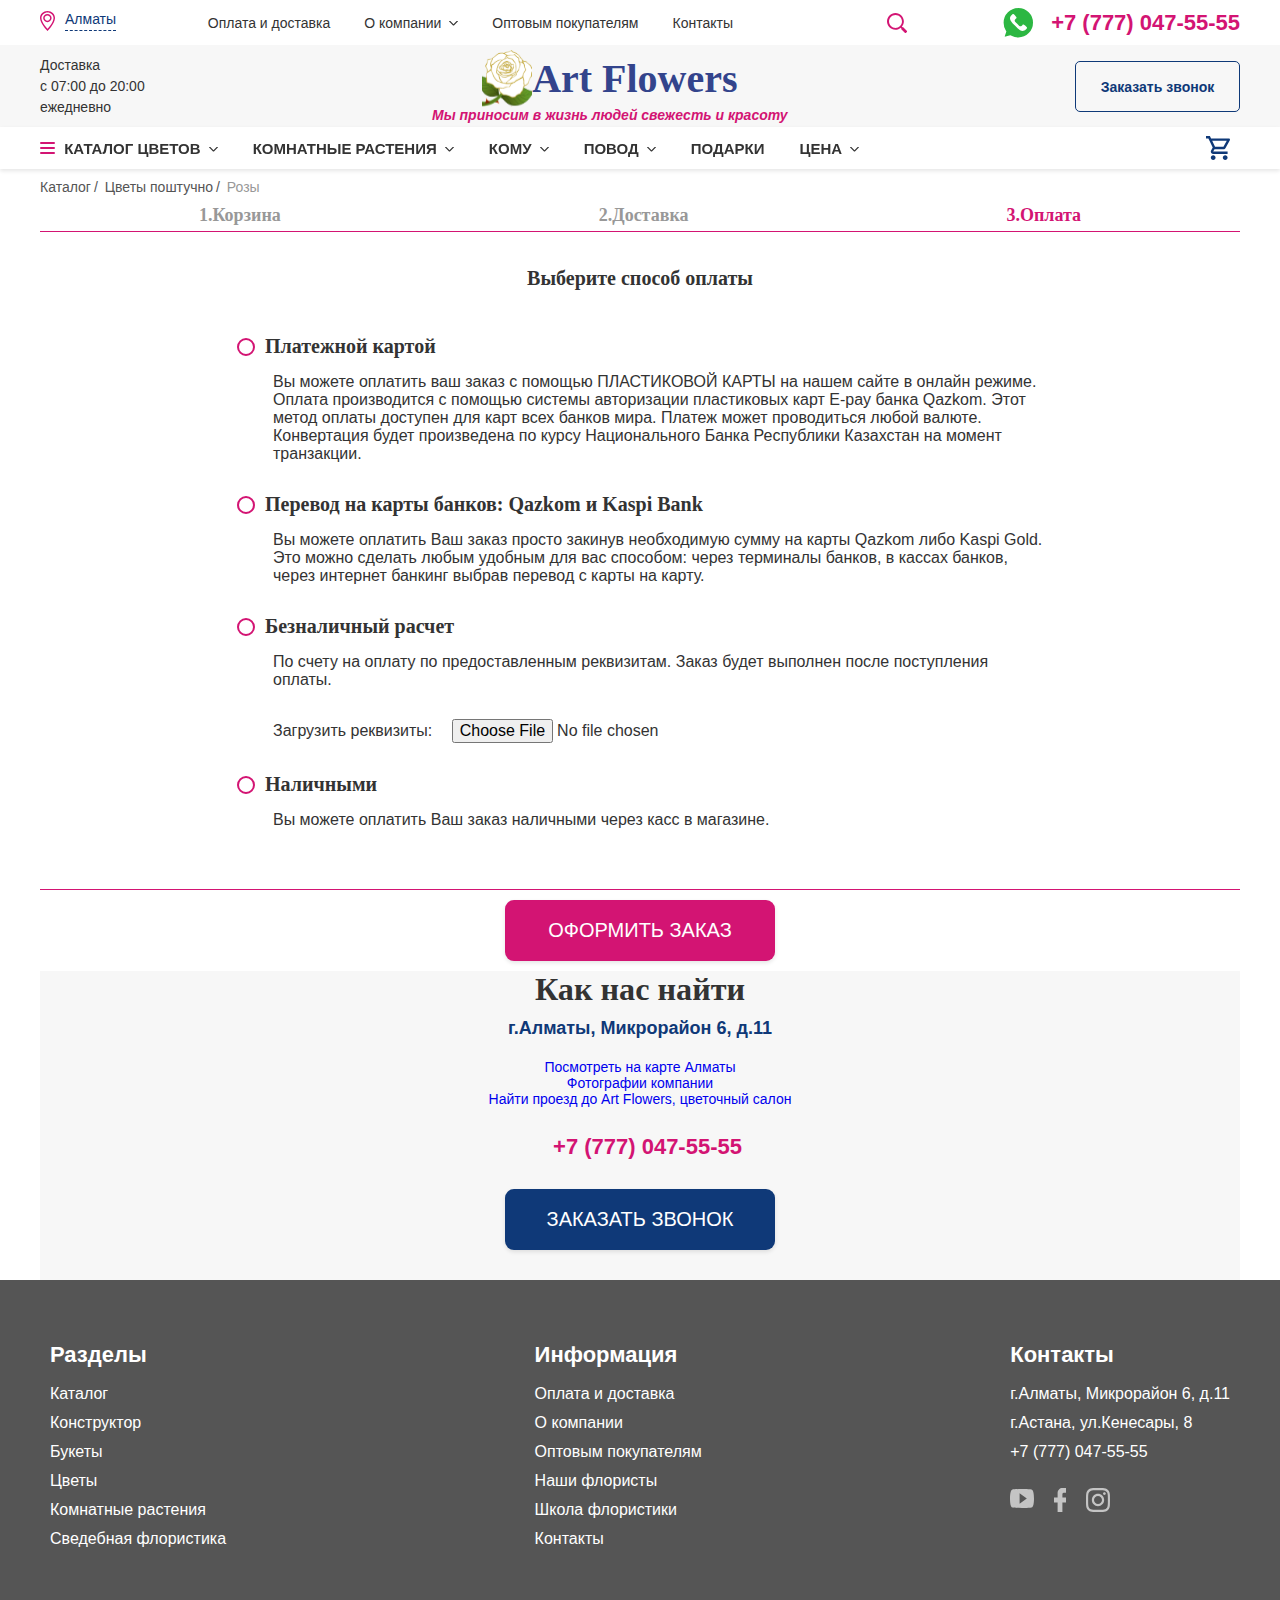
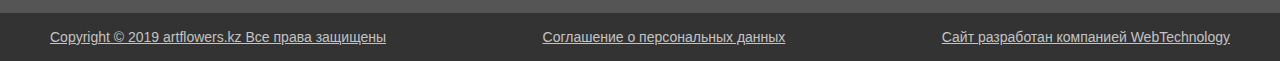
<file: basket-3.html>
<!DOCTYPE html>
<html lang="ru">
<head>
  <meta charset="UTF-8">
  <meta name="viewport" content="width=device-width, initial-scale=1.0, maximum-scale=1.0">
  <meta http-equiv="X-UA-Compatible" content="ie=edge">
  <title>Document</title>
  <link rel="stylesheet" href="css/slick.css">
  <link rel="stylesheet" href="css/slick-theme.css">
  <link rel="stylesheet" href="css/main.css">
  
</head>
<body>
  <div class="content-page">
    <header>
      <div class="container">
        <div class="top-header">
  
          <div class="header-delivery top-header-item">
            <a class="header-city" href="#">
              <img src="img/icon/icon_location.svg" alt="">
              <span id="city">Алматы</span>
            </a>
          </div>
  
          <div class="top-menu top-header-item">
            <div class="top-menu__item">
              <a href="#">Оплата и доставка</a>
            </div>
            <div class="top-menu__item">
              <a href="#">О компании</a>
              <div class="sub-menu">
                  <div class="sub-menu__col">
                    <a class="sub-menu__link" href="#">Наши флористы</a>
                    <a class="sub-menu__link" href="#">Разное</a>
                    <a class="sub-menu__link" href="#">Полезное</a>
                  </div>
                </div>
            </div>
            <div class="top-menu__item">
              <a href="#">Оптовым покупателям</a>
            </div>
  
            <div class="top-menu__item">
              <a href="#">Контакты</a>
            </div>
          </div>
  
          <div class="search-form top-header-item">
            <img class="search-form-icon" src="img/icon/icon_search.svg" alt="search">
            <div class="search-form-item">
              <input class="search-form-input" type="text" placeholder="поиск...">
              <span class="search-form-close">x</span>
            </div>
          </div>
  
          <div class="header-phones top-header-item">
            <a class="header-whatsapp" href="/">
            <img src="img/icon/Icon_WhatsUp.svg" alt="whatsaap">
            </a>
            <a class="header-phones__number" href="tel:+777704755555">+7 (777) 047-55-55</a>
          </div>
  
        </div>
        <!-- top header end -->
      </div>
  
      <div class="midle-header-wrap">
        <div class="container">
          <div class="midle-header">
  
            <div class="time-delivery">
              Доставка <br>
              с 07:00 до 20:00 <br>
              ежедневно
            </div>
  
            <div class="header-logo">
              <a class="header-logo__item" href="#">
                <img src="img/icon/icon_flower.svg" alt="Art Flowers">
                <h1>Art Flowers</h1>
              </a> 
              <span class="header-tagline">Мы приносим в жизнь людей свежесть и красоту</span> 
            </div>         
  
            <a class="button-callback" href="">Заказать звонок</a>
          </div>
          <!-- midle-header -->
        </div>
      </div>
  
    </header>
          
    <section class="sticky-menu">
        <div class="container">
          <div class="bottom-header">         
            <img class="burger-menu" src="img/icon/icon_burger.svg" alt=""> 
            <nav class="main-menu">
              <div class="main-menu__item">
                <img src="img/icon/icon_burger.svg" alt="">
                <a href="card-product.html" class="main-menu__link">Каталог цветов</a>
                <div class="sub-menu">
                    <div class="sub-menu__col">
                      <a class="sub-menu__link" href="#">Розы</a>
                      <a class="sub-menu__link" href="#">Хризантемы</a>
                      <a class="sub-menu__link" href="#">Спрей розы</a>
                      <a class="sub-menu__link" href="#">Каллы</a>
                      <a class="sub-menu__link" href="#">Букеты из 101 розы</a>
                      <a class="sub-menu__link" href="#">Букеты из 51 розы</a>
                      <a class="sub-menu__link" href="#">Гортензия</a>
                      <a class="sub-menu__link" href="#">Альстромерии</a>
                    </div>
                    <div class="sub-menu__col">
                      <a class="sub-menu__link" href="#">Пионы</a>
                      <a class="sub-menu__link" href="#">Гвоздики</a>
                      <a class="sub-menu__link" href="#">Орхидеи</a>
                      <a class="sub-menu__link" href="#">Тюльпаны</a>
                      <a class="sub-menu__link" href="#">Лизиантусы</a>
                      <a class="sub-menu__link" href="#">Фрезии</a>
                      <a class="sub-menu__link" href="#">Пионовидные розы</a>
                      <a class="sub-menu__link" href="#">Ромашки</a>
                    </div>
                    <div class="sub-menu__col">
                      <a class="sub-menu__link" href="#">Лилии</a>
                      <a class="sub-menu__link" href="#">Гиацинты</a>
                      <a class="sub-menu__link" href="#">Герберы</a>
                      <a class="sub-menu__link" href="#">Ирисы</a>
                      <a class="sub-menu__link" href="#">Анемоны</a>
                    </div>
                  </div>
              </div>
    
              <div class="main-menu__item">            
                <a class="main-menu__link" href="#">Комнатные растения</a>
                <div class="sub-menu">
                  <div class="sub-menu__col">
                    <a class="sub-menu__link" href="#">Розы</a>
                    <a class="sub-menu__link" href="#">Хризантемы</a>
                    <a class="sub-menu__link" href="#">Спрей розы</a>
                    <a class="sub-menu__link" href="#">Каллы</a>
                    <a class="sub-menu__link" href="#">Букеты из 101 розы</a>
                    <a class="sub-menu__link" href="#">Букеты из 51 розы</a>
                    <a class="sub-menu__link" href="#">Гортензия</a>
                    <a class="sub-menu__link" href="#">Альстромерии</a>
                  </div>
                  <div class="sub-menu__col">
                    <a class="sub-menu__link" href="#">Пионы</a>
                    <a class="sub-menu__link" href="#">Гвоздики</a>
                    <a class="sub-menu__link" href="#">Орхидеи</a>
                    <a class="sub-menu__link" href="#">Тюльпаны</a>
                    <a class="sub-menu__link" href="#">Лизиантусы</a>
                    <a class="sub-menu__link" href="#">Фрезии</a>
                    <a class="sub-menu__link" href="#">Пионовидные розы</a>
                    <a class="sub-menu__link" href="#">Ромашки</a>
                  </div>
                  <div class="sub-menu__col">
                    <a class="sub-menu__link" href="#">Лилии</a>
                    <a class="sub-menu__link" href="#">Гиацинты</a>
                    <a class="sub-menu__link" href="#">Герберы</a>
                    <a class="sub-menu__link" href="#">Ирисы</a>
                    <a class="sub-menu__link" href="#">Анемоны</a>
                  </div>
                </div>
              </div>
    
              <div class="main-menu__item">
                <a href="#" class="main-menu__link">Кому</a>
                <div class="sub-menu">
                  <div class="sub-menu__col">
                    <a class="sub-menu__link" href="#">Любимой</a>
                    <a class="sub-menu__link" href="#">Бабушке</a>
                    <a class="sub-menu__link" href="#">Дочери</a>
                    <a class="sub-menu__link" href="#">Женщине</a>
                    <a class="sub-menu__link" href="#">Коллеге</a>
                    <a class="sub-menu__link" href="#">Маме</a>
                    <a class="sub-menu__link" href="#">Руководителю</a>
                    <a class="sub-menu__link" href="#">Сестре</a>
                  </div>
                </div>
              </div>
    
              <div class="main-menu__item">
                <a href="#" class="main-menu__link">Повод</a>
                <div class="sub-menu">
                  <div class="sub-menu__col">
                    <a class="sub-menu__link" href="#">День рождения</a>
                    <a class="sub-menu__link" href="#">Свидание</a>
                    <a class="sub-menu__link" href="#">Выписка из роддома</a>
                    <a class="sub-menu__link" href="#">Юбилей</a>
                    <a class="sub-menu__link" href="#">Новый год</a>
                    <a class="sub-menu__link" href="#">14 февраля</a>
                    <a class="sub-menu__link" href="#">8 Марта</a>
                    <a class="sub-menu__link" href="#">1 сентября</a>
                  </div>
                  <div class="sub-menu__col">
                    <a class="sub-menu__link" href="#">День учителя</a>
                  </div>
                </div>
              </div>
    
              <div class="main-menu__item">
                <a href="#" class="main-menu__link">Подарки</a>
              </div>
    
              <div class="main-menu__item">
                <a href="#" class="main-menu__link">Цена</a>
                <div class="sub-menu">
                  <div class="sub-menu__col">
                    <a class="sub-menu__link" href="#">до 10 000 тг.</a>
                    <a class="sub-menu__link" href="#">от 10 000 тг. до 25 000 тг.</a>
                    <a class="sub-menu__link" href="#">от 25 000 тг. до 35 000 тг.</a>
                    <a class="sub-menu__link" href="#">от 35 000 тг. до 55 000 тг.</a>
                    <a class="sub-menu__link" href="#">от 35 000 тг. до 55 000 тг.</a>
                  </div>
                </div>
              </div>
            </nav>
            <!-- menu-end -->
    
            <a  class="header-cart" href="basket.html">
              <svg width="30" height="30" viewBox="0 0 30 30" fill="none" xmlns="http://www.w3.org/2000/svg">
                <path id="basket" clip-rule="evenodd" d="M24.4409 14.955C23.9311 15.885 22.9415 16.5 21.8169 16.5H10.646L8.99666 19.5H26.99V22.5H8.99666C6.71751 22.5 5.27804 20.055 6.37263 18.045L8.39688 14.385L2.99889 3H0V0H4.90318L6.31266 3H28.5044C29.644 3 30.3637 4.23 29.8089 5.22L24.4409 14.955ZM25.9553 6H7.73706L11.2907 13.5H21.8168L25.9553 6ZM8.99647 24C7.34708 24 6.01257 25.35 6.01257 27C6.01257 28.65 7.34708 30 8.99647 30C10.6459 30 11.9954 28.65 11.9954 27C11.9954 25.35 10.6459 24 8.99647 24ZM21.0071 27C21.0071 25.35 22.3416 24 23.991 24C25.6404 24 26.9899 25.35 26.9899 27C26.9899 28.65 25.6404 30 23.991 30C22.3416 30 21.0071 28.65 21.0071 27Z" />
              </svg>
              <div class="basket-count hide"></div>
            </a>
          </div>
            <!-- bottom-header -->
        </div>
    </section>
  <!-- header-end -->

  <section>
    <div class="container">
      <div class="bread-crumbs">
        <a class="bread-crumbs__item" href="#">Каталог</a>
        <a class="bread-crumbs__item" href="#">Цветы поштучно</a>
        <a class="bread-crumbs__item" href="#">Розы</a>
      </div>
      <!-- bread-crumbs end  -->

      <form class="basket">
        <div class="basket__nav">
          <a class="basket__nav_step" href="#">1.Корзина</a>
          <a class="basket__nav_step" href="#">2.Доставка</a>
          <a class="basket__nav_step active" href="#">3.Оплата</a>
        </div>
        
        <div class="basket__steps">

          <div class="basket__steps_step step-third" >
            <h3>Выберите способ оплаты</h3>

            <div class="radio-button-wrap">
              <div class="radio-wrap">
                  <label class="label-style">
                    <input type="radio" class="radio" name="step-1"/>
                    <i class="label-style_i"></i>
                    <span>Платежной картой</span>
                  </label>
                  <p>
                    Вы можете оплатить ваш заказ с помощью ПЛАСТИКОВОЙ КАРТЫ на нашем сайте в онлайн режиме. Оплата производится с помощью системы авторизации пластиковых карт E-pay банка Qazkom. Этот метод оплаты доступен для карт всех банков мира. Платеж может проводиться любой валюте. Конвертация будет произведена по курсу Национального Банка Республики Казахстан на момент транзакции.
                  </p>
              </div>
  
              <div class="radio-wrap">
                <label class="label-style">
                  <input type="radio" class="radio" name="step-3"/>
                  <i class="label-style_i"></i>
                  <span>Перевод на карты банков: Qazkom и Kaspi Bank</span>
                </label>
                <p>
                  Вы можете оплатить Ваш заказ просто закинув необходимую сумму на карты Qazkom либо Kaspi Gold.
                  <br>
                  Это можно сделать любым удобным для вас способом: через терминалы банков, в кассах банков, через интернет банкинг выбрав перевод с карты на карту.
                </p>
              </div>

              <div class="radio-wrap">
                <label class="label-style">
                  <input type="radio" class="radio" name="step-3"/>
                  <i class="label-style_i"></i>
                  <span>Безналичный расчет </span>
                </label>
                <p>
                  По счету на оплату по предоставленным реквизитам. Заказ будет выполнен после поступления оплаты.
                </p>
                <p>Загрузить реквизиты: <input class="input-file" type="file" name="load document"></p>
              </div>

              <div class="radio-wrap">
                <label class="label-style">
                  <input type="radio" class="radio" name="step-3"/>
                  <i class="label-style_i"></i>
                  <span>Наличными</span>
                </label>
                <p>Вы можете оплатить Ваш заказ наличными через касс в магазине.</p>
              </div>
            </div><!-- radio-btn-end -->
            
            <div class="basket__bottom">
                <button type="submit" class="buttom-normal">Оформить заказ</div>
            </div>
          </div>
      </form>
       
    </div>  

      <!-- basket end -->

  </section>  <!-- page product end -->

  <section>
    <div class="container location">
        <h2 class="block-header">
          Как нас найти
        </h2>

        <a class="location__addres" href="">г.Алматы, Микрорайон 6, д.11</a>

        <div class="location__map">
          <a class="dg-widget-link" href="http://2gis.kz/almaty/firm/70000001035999862/center/76.85367822647096,43.221314825150095/zoom/16?utm_medium=widget-source&utm_campaign=firmsonmap&utm_source=bigMap">Посмотреть на карте Алматы</a><div class="dg-widget-link"><a href="http://2gis.kz/almaty/firm/70000001035999862/photos/70000001035999862/center/76.85367822647096,43.221314825150095/zoom/17?utm_medium=widget-source&utm_campaign=firmsonmap&utm_source=photos">Фотографии компании</a></div><div class="dg-widget-link"><a href="http://2gis.kz/almaty/center/76.853671,43.220731/zoom/16/routeTab/rsType/bus/to/76.853671,43.220731╎Art Flowers, цветочный салон?utm_medium=widget-source&utm_campaign=firmsonmap&utm_source=route">Найти проезд до Art Flowers, цветочный салон</a></div><script charset="utf-8" src="https://widgets.2gis.com/js/DGWidgetLoader.js"></script><script charset="utf-8">new DGWidgetLoader({"width":600,"height":400,"borderColor":"#a3a3a3","pos":{"lat":43.221314825150095,"lon":76.85367822647096,"zoom":16},"opt":{"city":"almaty"},"org":[{"id":"70000001035999862"}]});</script><noscript style="color:#c00;font-size:16px;font-weight:bold;">Виджет карты использует JavaScript. Включите его в настройках вашего браузера.</noscript>
        </div>

        <div class="header-phones">
          <a class="header-phones__number" href="tel:+777704755555">+7 (777) 047-55-55</a>
        </div>

        <button class="buttom-normal">Заказать звонок</button>
    </div>
  </section>
  <!-- location end -->
  

  <footer class="footer">

      <div class="container">
        
        <ul class="footer__col">
          <li class="footer__col_title">Разделы</li>
          <li><a href="#">Каталог</a></li>
          <li><a href="#">Конструктор</a></li>
          <li><a href="#">Букеты</a></li>
          <li><a href="#">Цветы</a></li>
          <li><a href="#">Комнатные растения</a></li>
          <li><a href="#">Сведебная флористика</a></li>
        </ul>

        <ul class="footer__col">
          <li class="footer__col_title">Информация</li>
          <li><a href="#">Оплата и доставка</a></li>
          <li><a href="#">О компании</a></li>
          <li><a href="#">Оптовым покупателям</a></li>
          <li><a href="#">Наши флористы</a></li>
          <li><a href="#">Школа флористики</a></li>
          <li><a href="#">Контакты</a></li>
        </ul>

        <ul class="footer__col">
          <li class="footer__col_title">Контакты</li>
          <li><a href="#">г.Алматы, Микрорайон 6, д.11</a></li>
          <li><a href="#">г.Астана, ул.Кенесары, 8</a></li>
          <li><a href="tel:+777704755555">+7 (777) 047-55-55</a></li>
          <div class="footer__col_social">
            <li>
              <a class="footer__col_social_item" href="#">
                <img src="img/icon/youtube.svg" alt="">
              </a>
            </li>
            <li>
              <a class="footer__col_social_item" href="#">
                <img src="img/icon/facebook.svg" alt="">
              </a>
            </li>
            <li>
              <a class="footer__col_social_item" href="#">
                <img src="img/icon/insta.svg" alt="instagram-flowers">
              </a>
            </li>
          </div>
        </ul>
        
      </div>
      
      <div class="footer-bot">
        <div class="container">
          <a href="#" class="footer-bot__item">
            Copyright © 2019 artflowers.kz Все права защищены
          </a>
          <a href="#" class="footer-bot__item">
            Соглашение о персональных данных
          </a>
          <a href="#" class="footer-bot__item">
            Сайт разработан компанией WebTechnology
          </a>
        </div>
      </div>

  </footer>
  <!-- footer end -->
  <a href="#top" class="page-top">↑</a>
  </div>
  <script src="js/jquery-3.3.1.min.js"></script>
  <script src="slick/slick.min.js"></script>
  <script src="js/main.js"></script>
</body>
</html>
</file>
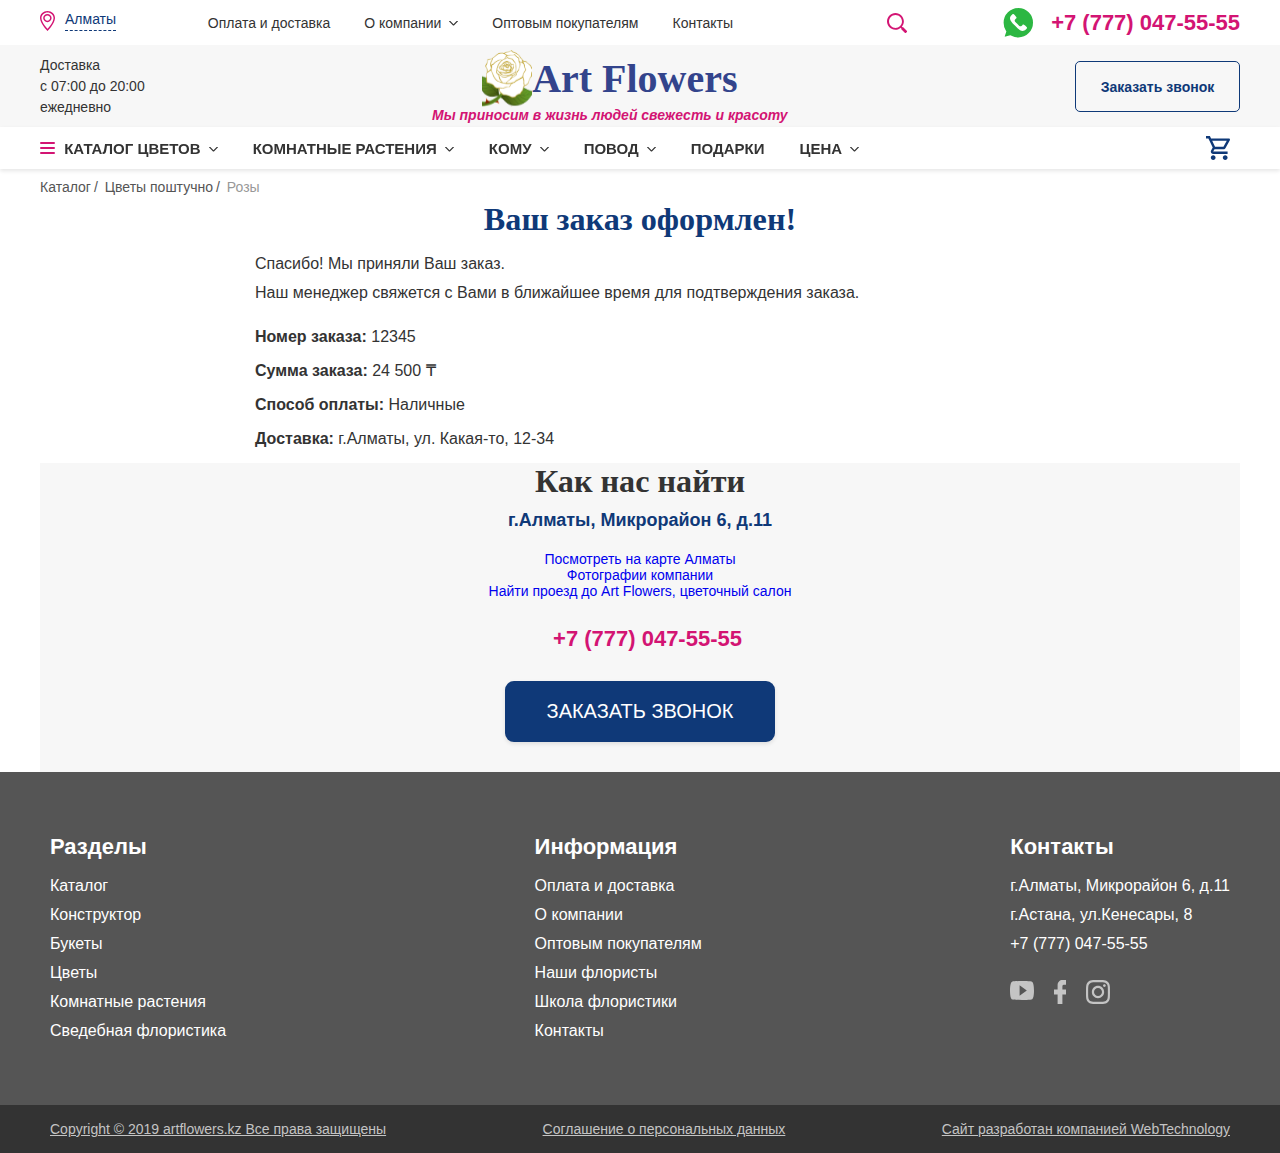
<file: basket-4.html>
<!DOCTYPE html>
<html lang="ru">
<head>
  <meta charset="UTF-8">
  <meta name="viewport" content="width=device-width, initial-scale=1.0, maximum-scale=1.0">
  <meta http-equiv="X-UA-Compatible" content="ie=edge">
  <title>Document</title>
  <link rel="stylesheet" href="css/slick.css">
  <link rel="stylesheet" href="css/slick-theme.css">
  <link rel="stylesheet" href="css/main.css">
  
</head>
<body>
<div class="content-page">
  <header>
    <div class="container">
      <div class="top-header">

        <div class="header-delivery top-header-item">
          <a class="header-city" href="#">
            <img src="img/icon/icon_location.svg" alt="">
            <span id="city">Алматы</span>
          </a>
        </div>

        <div class="top-menu top-header-item">
          <div class="top-menu__item">
            <a href="#">Оплата и доставка</a>
          </div>
          <div class="top-menu__item">
            <a href="#">О компании</a>
            <div class="sub-menu">
                <div class="sub-menu__col">
                  <a class="sub-menu__link" href="#">Наши флористы</a>
                  <a class="sub-menu__link" href="#">Разное</a>
                  <a class="sub-menu__link" href="#">Полезное</a>
                </div>
              </div>
          </div>
          <div class="top-menu__item">
            <a href="#">Оптовым покупателям</a>
          </div>

          <div class="top-menu__item">
            <a href="#">Контакты</a>
          </div>
        </div>

        <div class="search-form top-header-item">
          <img class="search-form-icon" src="img/icon/icon_search.svg" alt="search">
          <div class="search-form-item">
            <input class="search-form-input" type="text" placeholder="поиск...">
            <span class="search-form-close">x</span>
          </div>
        </div>

        <div class="header-phones top-header-item">
          <a class="header-whatsapp" href="/">
          <img src="img/icon/Icon_WhatsUp.svg" alt="whatsaap">
          </a>
          <a class="header-phones__number" href="tel:+777704755555">+7 (777) 047-55-55</a>
        </div>

      </div>
      <!-- top header end -->
    </div>

    <div class="midle-header-wrap">
      <div class="container">
        <div class="midle-header">

          <div class="time-delivery">
            Доставка <br>
            с 07:00 до 20:00 <br>
            ежедневно
          </div>

          <div class="header-logo">
            <a class="header-logo__item" href="#">
              <img src="img/icon/icon_flower.svg" alt="Art Flowers">
              <h1>Art Flowers</h1>
            </a> 
            <span class="header-tagline">Мы приносим в жизнь людей свежесть и красоту</span> 
          </div>         

          <a class="button-callback" href="">Заказать звонок</a>
        </div>
        <!-- midle-header -->
      </div>
    </div>

  </header>
        
  <section class="sticky-menu">
      <div class="container">
        <div class="bottom-header">         
          <img class="burger-menu" src="img/icon/icon_burger.svg" alt=""> 
          <nav class="main-menu">
            <div class="main-menu__item">
              <img src="img/icon/icon_burger.svg" alt="">
              <a href="card-product.html" class="main-menu__link">Каталог цветов</a>
              <div class="sub-menu">
                  <div class="sub-menu__col">
                    <a class="sub-menu__link" href="#">Розы</a>
                    <a class="sub-menu__link" href="#">Хризантемы</a>
                    <a class="sub-menu__link" href="#">Спрей розы</a>
                    <a class="sub-menu__link" href="#">Каллы</a>
                    <a class="sub-menu__link" href="#">Букеты из 101 розы</a>
                    <a class="sub-menu__link" href="#">Букеты из 51 розы</a>
                    <a class="sub-menu__link" href="#">Гортензия</a>
                    <a class="sub-menu__link" href="#">Альстромерии</a>
                  </div>
                  <div class="sub-menu__col">
                    <a class="sub-menu__link" href="#">Пионы</a>
                    <a class="sub-menu__link" href="#">Гвоздики</a>
                    <a class="sub-menu__link" href="#">Орхидеи</a>
                    <a class="sub-menu__link" href="#">Тюльпаны</a>
                    <a class="sub-menu__link" href="#">Лизиантусы</a>
                    <a class="sub-menu__link" href="#">Фрезии</a>
                    <a class="sub-menu__link" href="#">Пионовидные розы</a>
                    <a class="sub-menu__link" href="#">Ромашки</a>
                  </div>
                  <div class="sub-menu__col">
                    <a class="sub-menu__link" href="#">Лилии</a>
                    <a class="sub-menu__link" href="#">Гиацинты</a>
                    <a class="sub-menu__link" href="#">Герберы</a>
                    <a class="sub-menu__link" href="#">Ирисы</a>
                    <a class="sub-menu__link" href="#">Анемоны</a>
                  </div>
                </div>
            </div>
  
            <div class="main-menu__item">            
              <a class="main-menu__link" href="#">Комнатные растения</a>
              <div class="sub-menu">
                <div class="sub-menu__col">
                  <a class="sub-menu__link" href="#">Розы</a>
                  <a class="sub-menu__link" href="#">Хризантемы</a>
                  <a class="sub-menu__link" href="#">Спрей розы</a>
                  <a class="sub-menu__link" href="#">Каллы</a>
                  <a class="sub-menu__link" href="#">Букеты из 101 розы</a>
                  <a class="sub-menu__link" href="#">Букеты из 51 розы</a>
                  <a class="sub-menu__link" href="#">Гортензия</a>
                  <a class="sub-menu__link" href="#">Альстромерии</a>
                </div>
                <div class="sub-menu__col">
                  <a class="sub-menu__link" href="#">Пионы</a>
                  <a class="sub-menu__link" href="#">Гвоздики</a>
                  <a class="sub-menu__link" href="#">Орхидеи</a>
                  <a class="sub-menu__link" href="#">Тюльпаны</a>
                  <a class="sub-menu__link" href="#">Лизиантусы</a>
                  <a class="sub-menu__link" href="#">Фрезии</a>
                  <a class="sub-menu__link" href="#">Пионовидные розы</a>
                  <a class="sub-menu__link" href="#">Ромашки</a>
                </div>
                <div class="sub-menu__col">
                  <a class="sub-menu__link" href="#">Лилии</a>
                  <a class="sub-menu__link" href="#">Гиацинты</a>
                  <a class="sub-menu__link" href="#">Герберы</a>
                  <a class="sub-menu__link" href="#">Ирисы</a>
                  <a class="sub-menu__link" href="#">Анемоны</a>
                </div>
              </div>
            </div>
  
            <div class="main-menu__item">
              <a href="#" class="main-menu__link">Кому</a>
              <div class="sub-menu">
                <div class="sub-menu__col">
                  <a class="sub-menu__link" href="#">Любимой</a>
                  <a class="sub-menu__link" href="#">Бабушке</a>
                  <a class="sub-menu__link" href="#">Дочери</a>
                  <a class="sub-menu__link" href="#">Женщине</a>
                  <a class="sub-menu__link" href="#">Коллеге</a>
                  <a class="sub-menu__link" href="#">Маме</a>
                  <a class="sub-menu__link" href="#">Руководителю</a>
                  <a class="sub-menu__link" href="#">Сестре</a>
                </div>
              </div>
            </div>
  
            <div class="main-menu__item">
              <a href="#" class="main-menu__link">Повод</a>
              <div class="sub-menu">
                <div class="sub-menu__col">
                  <a class="sub-menu__link" href="#">День рождения</a>
                  <a class="sub-menu__link" href="#">Свидание</a>
                  <a class="sub-menu__link" href="#">Выписка из роддома</a>
                  <a class="sub-menu__link" href="#">Юбилей</a>
                  <a class="sub-menu__link" href="#">Новый год</a>
                  <a class="sub-menu__link" href="#">14 февраля</a>
                  <a class="sub-menu__link" href="#">8 Марта</a>
                  <a class="sub-menu__link" href="#">1 сентября</a>
                </div>
                <div class="sub-menu__col">
                  <a class="sub-menu__link" href="#">День учителя</a>
                </div>
              </div>
            </div>
  
            <div class="main-menu__item">
              <a href="#" class="main-menu__link">Подарки</a>
            </div>
  
            <div class="main-menu__item">
              <a href="#" class="main-menu__link">Цена</a>
              <div class="sub-menu">
                <div class="sub-menu__col">
                  <a class="sub-menu__link" href="#">до 10 000 тг.</a>
                  <a class="sub-menu__link" href="#">от 10 000 тг. до 25 000 тг.</a>
                  <a class="sub-menu__link" href="#">от 25 000 тг. до 35 000 тг.</a>
                  <a class="sub-menu__link" href="#">от 35 000 тг. до 55 000 тг.</a>
                  <a class="sub-menu__link" href="#">от 35 000 тг. до 55 000 тг.</a>
                </div>
              </div>
            </div>
          </nav>
          <!-- menu-end -->
  
          <a  class="header-cart" href="basket.html">
            <svg width="30" height="30" viewBox="0 0 30 30" fill="none" xmlns="http://www.w3.org/2000/svg">
              <path id="basket" clip-rule="evenodd" d="M24.4409 14.955C23.9311 15.885 22.9415 16.5 21.8169 16.5H10.646L8.99666 19.5H26.99V22.5H8.99666C6.71751 22.5 5.27804 20.055 6.37263 18.045L8.39688 14.385L2.99889 3H0V0H4.90318L6.31266 3H28.5044C29.644 3 30.3637 4.23 29.8089 5.22L24.4409 14.955ZM25.9553 6H7.73706L11.2907 13.5H21.8168L25.9553 6ZM8.99647 24C7.34708 24 6.01257 25.35 6.01257 27C6.01257 28.65 7.34708 30 8.99647 30C10.6459 30 11.9954 28.65 11.9954 27C11.9954 25.35 10.6459 24 8.99647 24ZM21.0071 27C21.0071 25.35 22.3416 24 23.991 24C25.6404 24 26.9899 25.35 26.9899 27C26.9899 28.65 25.6404 30 23.991 30C22.3416 30 21.0071 28.65 21.0071 27Z" />
            </svg>
            <div class="basket-count hide"></div>
          </a>
        </div>
          <!-- bottom-header -->
      </div>
  </section>
<!-- header-end -->

  <section>
    <div class="container">
      <div class="bread-crumbs">
        <a class="bread-crumbs__item" href="#">Каталог</a>
        <a class="bread-crumbs__item" href="#">Цветы поштучно</a>
        <a class="bread-crumbs__item" href="#">Розы</a>
      </div>
      <!-- bread-crumbs end  -->

      <div class="basket">
        
        <div class="basket__steps">
          <div class="basket__steps_step step-fourth">
            <h2 class="block-header">
                Ваш заказ оформлен!
            </h2>
            <p>
                Спасибо! Мы приняли Ваш заказ. <br>
                Наш менеджер свяжется с Вами в ближайшее время для подтверждения заказа.
            </p>

            <ul>              
              <li><span>Номер заказа:</span> 12345</li>
              <li><span>Сумма заказа:</span> 24 500 ₸</li>
              <li><span>Способ оплаты:</span> Наличные</li>
              <li><span>Доставка:</span> г.Алматы, ул. Какая-то, 12-34</li>
            </ul>
          </div>
        </div>  
        
      </form>

    </div>
    </div>
      <!-- basket end -->
  </section>  <!-- page product end -->

  <section>
    <div class="container location">
        <h2 class="block-header">
          Как нас найти
        </h2>

        <a class="location__addres" href="">г.Алматы, Микрорайон 6, д.11</a>

        <div class="location__map">
          <a class="dg-widget-link" href="http://2gis.kz/almaty/firm/70000001035999862/center/76.85367822647096,43.221314825150095/zoom/16?utm_medium=widget-source&utm_campaign=firmsonmap&utm_source=bigMap">Посмотреть на карте Алматы</a><div class="dg-widget-link"><a href="http://2gis.kz/almaty/firm/70000001035999862/photos/70000001035999862/center/76.85367822647096,43.221314825150095/zoom/17?utm_medium=widget-source&utm_campaign=firmsonmap&utm_source=photos">Фотографии компании</a></div><div class="dg-widget-link"><a href="http://2gis.kz/almaty/center/76.853671,43.220731/zoom/16/routeTab/rsType/bus/to/76.853671,43.220731╎Art Flowers, цветочный салон?utm_medium=widget-source&utm_campaign=firmsonmap&utm_source=route">Найти проезд до Art Flowers, цветочный салон</a></div><script charset="utf-8" src="https://widgets.2gis.com/js/DGWidgetLoader.js"></script><script charset="utf-8">new DGWidgetLoader({"width":600,"height":400,"borderColor":"#a3a3a3","pos":{"lat":43.221314825150095,"lon":76.85367822647096,"zoom":16},"opt":{"city":"almaty"},"org":[{"id":"70000001035999862"}]});</script><noscript style="color:#c00;font-size:16px;font-weight:bold;">Виджет карты использует JavaScript. Включите его в настройках вашего браузера.</noscript>
        </div>

        <div class="header-phones">
          <a class="header-phones__number" href="tel:+777704755555">+7 (777) 047-55-55</a>
        </div>

        <button class="buttom-normal">Заказать звонок</button>
    </div>
  </section>
  <!-- location end -->
  

  <footer class="footer">

      <div class="container">
        
        <ul class="footer__col">
          <li class="footer__col_title">Разделы</li>
          <li><a href="#">Каталог</a></li>
          <li><a href="#">Конструктор</a></li>
          <li><a href="#">Букеты</a></li>
          <li><a href="#">Цветы</a></li>
          <li><a href="#">Комнатные растения</a></li>
          <li><a href="#">Сведебная флористика</a></li>
        </ul>

        <ul class="footer__col">
          <li class="footer__col_title">Информация</li>
          <li><a href="#">Оплата и доставка</a></li>
          <li><a href="#">О компании</a></li>
          <li><a href="#">Оптовым покупателям</a></li>
          <li><a href="#">Наши флористы</a></li>
          <li><a href="#">Школа флористики</a></li>
          <li><a href="#">Контакты</a></li>
        </ul>

        <ul class="footer__col">
          <li class="footer__col_title">Контакты</li>
          <li><a href="#">г.Алматы, Микрорайон 6, д.11</a></li>
          <li><a href="#">г.Астана, ул.Кенесары, 8</a></li>
          <li><a href="tel:+777704755555">+7 (777) 047-55-55</a></li>
          <div class="footer__col_social">
            <li>
              <a class="footer__col_social_item" href="#">
                <img src="img/icon/youtube.svg" alt="">
              </a>
            </li>
            <li>
              <a class="footer__col_social_item" href="#">
                <img src="img/icon/facebook.svg" alt="">
              </a>
            </li>
            <li>
              <a class="footer__col_social_item" href="#">
                <img src="img/icon/insta.svg" alt="instagram-flowers">
              </a>
            </li>
          </div>
        </ul>
        
      </div>
      
      <div class="footer-bot">
        <div class="container">
          <a href="#" class="footer-bot__item">
            Copyright © 2019 artflowers.kz Все права защищены
          </a>
          <a href="#" class="footer-bot__item">
            Соглашение о персональных данных
          </a>
          <a href="#" class="footer-bot__item">
            Сайт разработан компанией WebTechnology
          </a>
        </div>
      </div>

  </footer>
  <!-- footer end -->
  <a href="#top" class="page-top">↑</a>
  </div>
  <script src="js/jquery-3.3.1.min.js"></script>
  <script src="slick/slick.min.js"></script>
  <script src="js/main.js"></script>
</body>
</html>
</file>
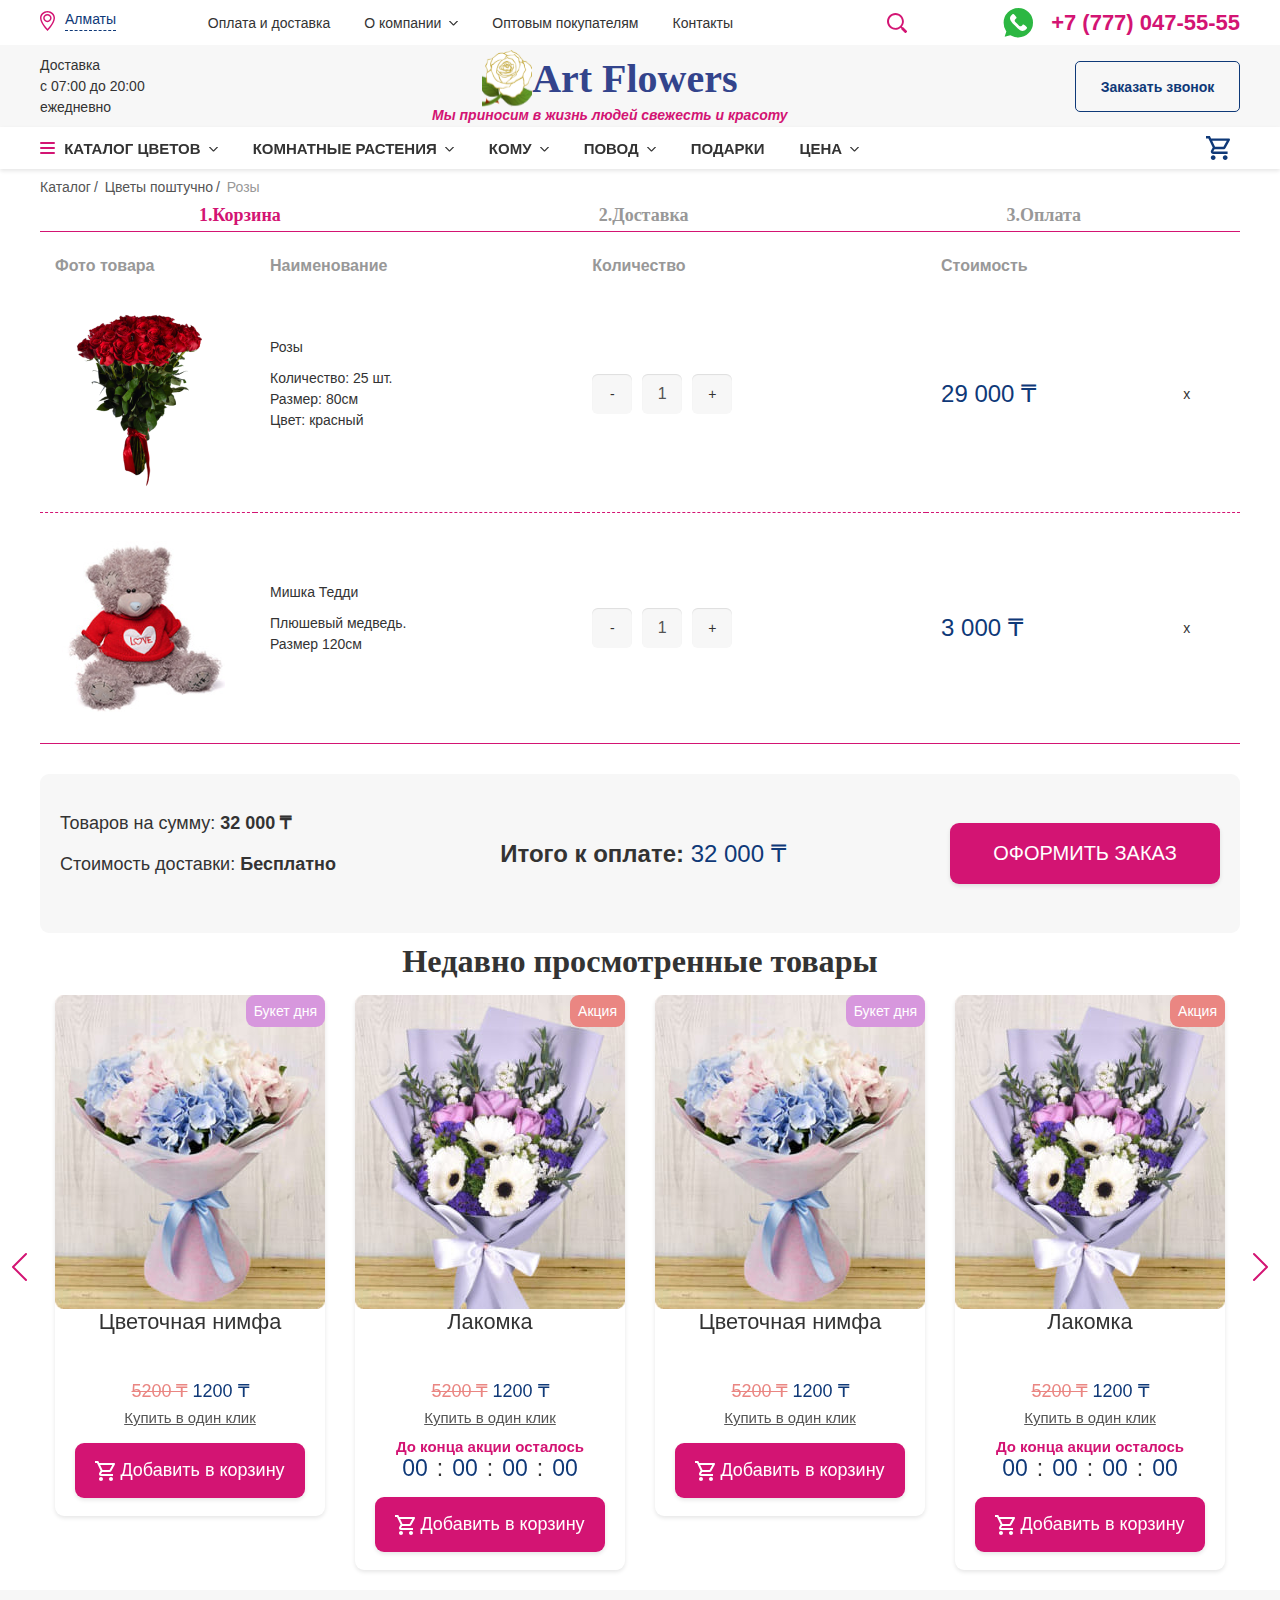
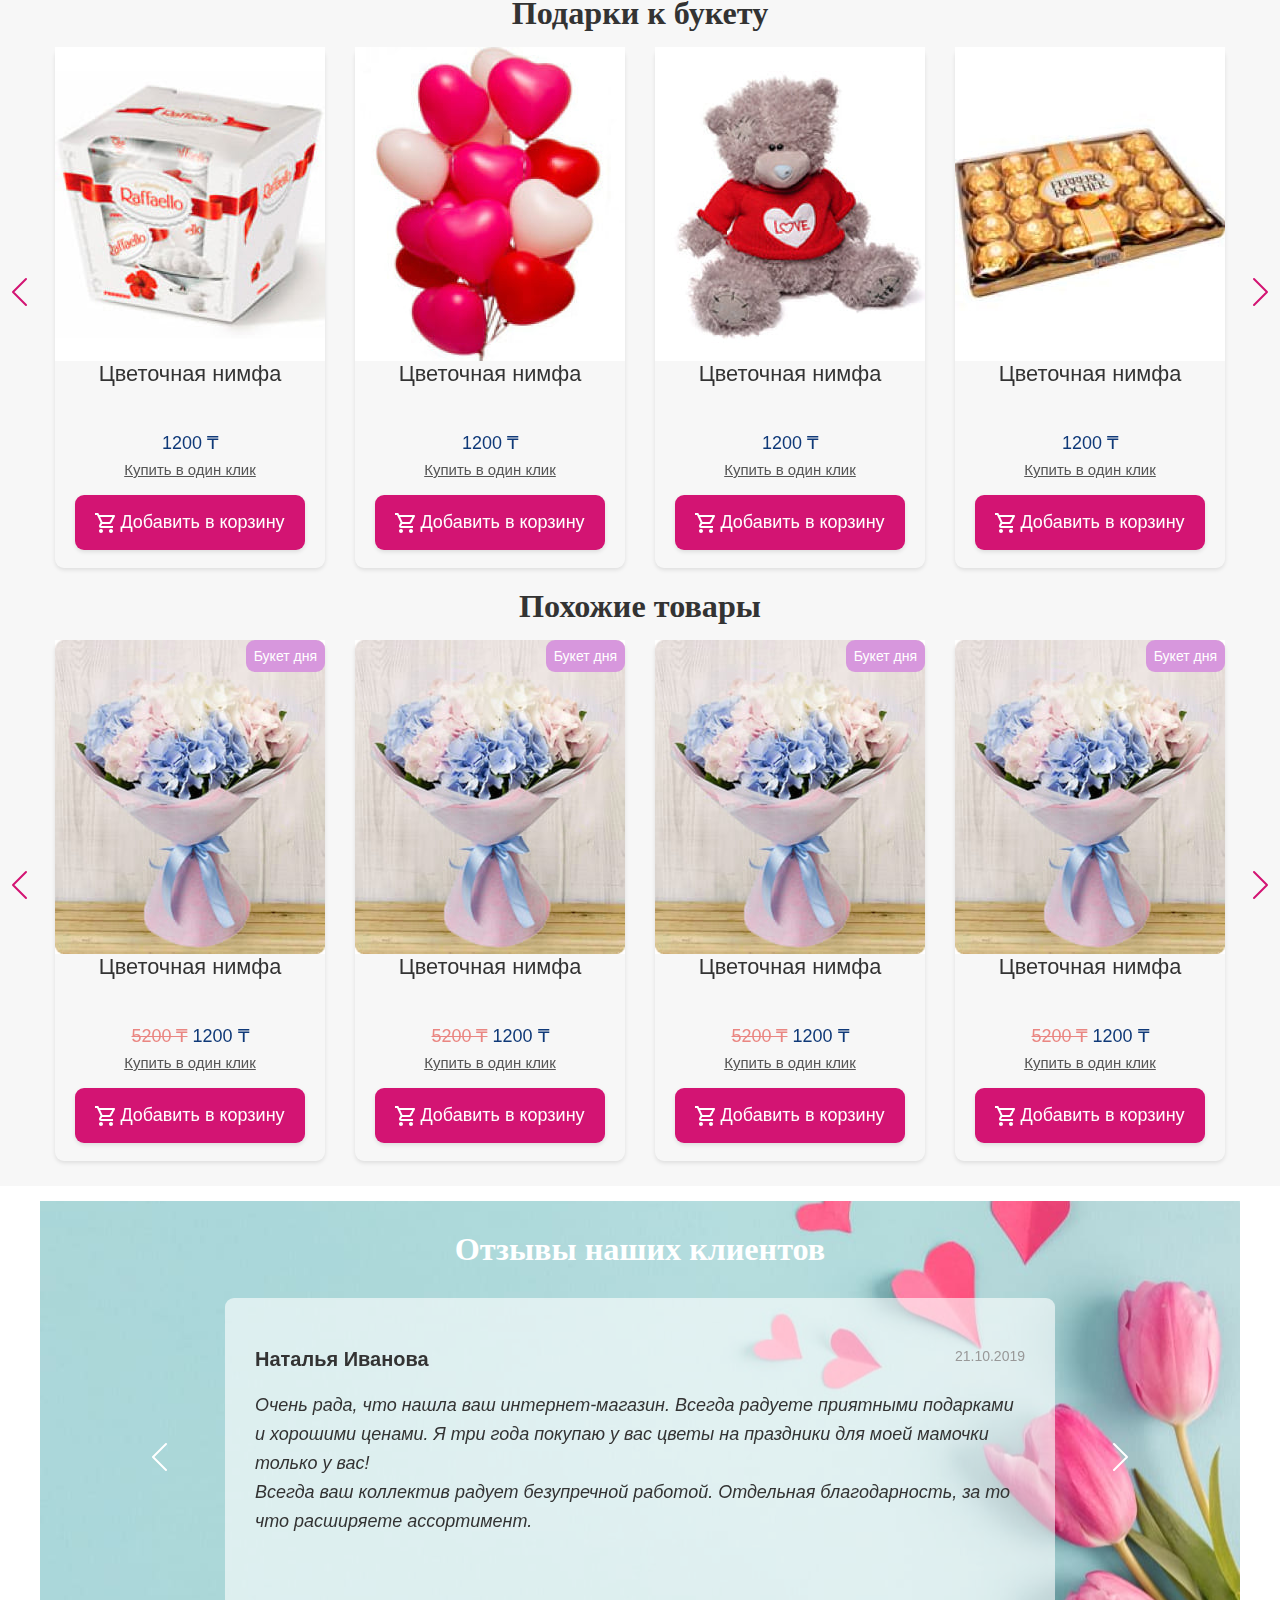
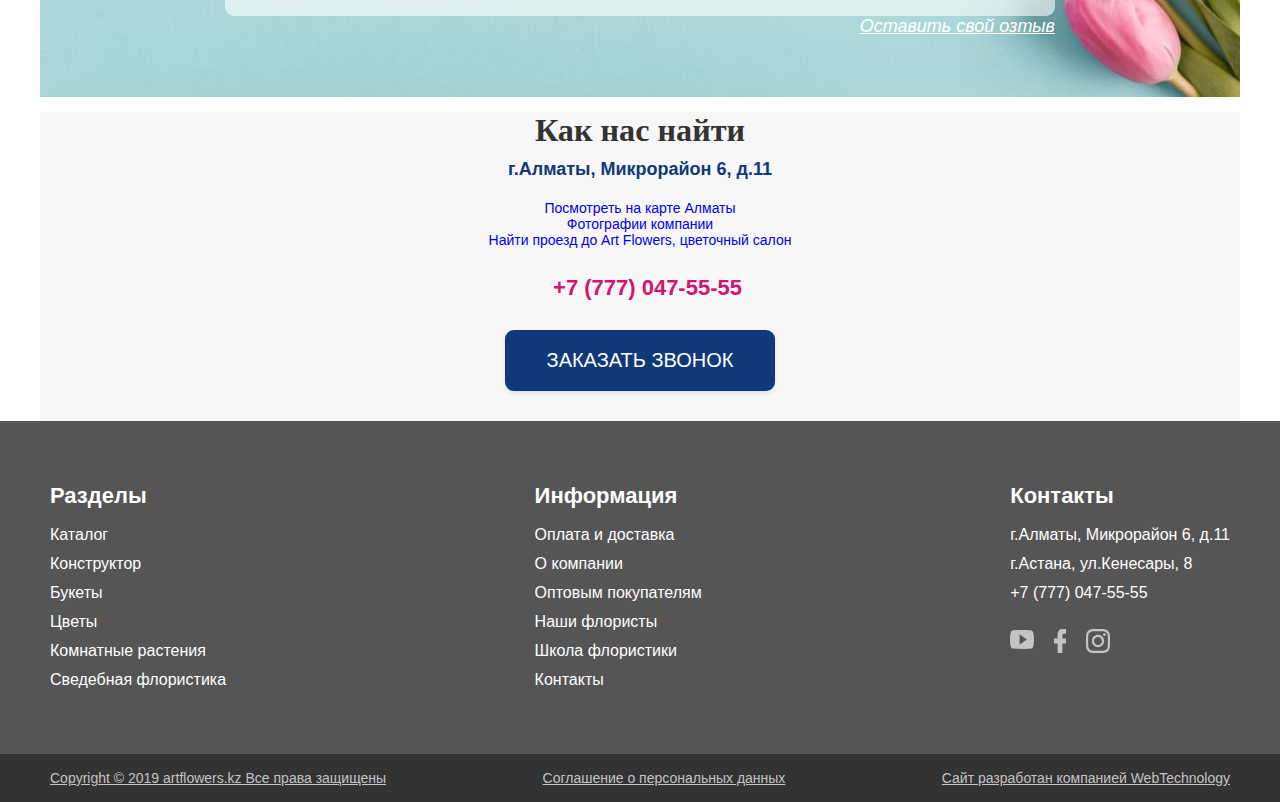
<file: basket.html>
<!DOCTYPE html>
<html lang="ru">
<head>
  <meta charset="UTF-8">
  <meta name="viewport" content="width=device-width, initial-scale=1.0, maximum-scale=1.0">
  <meta http-equiv="X-UA-Compatible" content="ie=edge">
  <title>Document</title>
  <link rel="stylesheet" href="css/slick.css">
  <link rel="stylesheet" href="css/slick-theme.css">
  <link rel="stylesheet" href="css/main.css">
  
</head>
<body>
<div class="content-page"> 
  <header>
    <div class="container">
      <div class="top-header">

        <div class="header-delivery top-header-item">
          <a class="header-city" href="#">
            <img src="img/icon/icon_location.svg" alt="">
            <span id="city">Алматы</span>
          </a>
        </div>

        <div class="top-menu top-header-item">
          <div class="top-menu__item">
            <a href="#">Оплата и доставка</a>
          </div>
          <div class="top-menu__item">
            <a href="#">О компании</a>
            <div class="sub-menu">
                <div class="sub-menu__col">
                  <a class="sub-menu__link" href="#">Наши флористы</a>
                  <a class="sub-menu__link" href="#">Разное</a>
                  <a class="sub-menu__link" href="#">Полезное</a>
                </div>
              </div>
          </div>
          <div class="top-menu__item">
            <a href="#">Оптовым покупателям</a>
          </div>

          <div class="top-menu__item">
            <a href="#">Контакты</a>
          </div>
        </div>

        <div class="search-form top-header-item">
          <img class="search-form-icon" src="img/icon/icon_search.svg" alt="search">
          <div class="search-form-item">
            <input class="search-form-input" type="text" placeholder="поиск...">
            <span class="search-form-close">x</span>
          </div>
        </div>

        <div class="header-phones top-header-item">
          <a class="header-whatsapp" href="/">
          <img src="img/icon/Icon_WhatsUp.svg" alt="whatsaap">
          </a>
          <a class="header-phones__number" href="tel:+777704755555">+7 (777) 047-55-55</a>
        </div>

      </div>
      <!-- top header end -->
    </div>

    <div class="midle-header-wrap">
      <div class="container">
        <div class="midle-header">

          <div class="time-delivery">
            Доставка <br>
            с 07:00 до 20:00 <br>
            ежедневно
          </div>

          <div class="header-logo">
            <a class="header-logo__item" href="#">
              <img src="img/icon/icon_flower.svg" alt="Art Flowers">
              <h1>Art Flowers</h1>
            </a> 
            <span class="header-tagline">Мы приносим в жизнь людей свежесть и красоту</span> 
          </div>         

          <a class="button-callback" href="">Заказать звонок</a>
        </div>
        <!-- midle-header -->
      </div>
    </div>

  </header>
        
  <section class="sticky-menu">
      <div class="container">
        <div class="bottom-header">
          
          
          <img class="burger-menu" src="img/icon/icon_burger.svg" alt=""> 
          <nav class="main-menu">
            <div class="main-menu__item">
              <img src="img/icon/icon_burger.svg" alt="">
              <a href="card-product.html" class="main-menu__link">Каталог цветов</a>
              <div class="sub-menu">
                  <div class="sub-menu__col">
                    <a class="sub-menu__link" href="#">Розы</a>
                    <a class="sub-menu__link" href="#">Хризантемы</a>
                    <a class="sub-menu__link" href="#">Спрей розы</a>
                    <a class="sub-menu__link" href="#">Каллы</a>
                    <a class="sub-menu__link" href="#">Букеты из 101 розы</a>
                    <a class="sub-menu__link" href="#">Букеты из 51 розы</a>
                    <a class="sub-menu__link" href="#">Гортензия</a>
                    <a class="sub-menu__link" href="#">Альстромерии</a>
                  </div>
                  <div class="sub-menu__col">
                    <a class="sub-menu__link" href="#">Пионы</a>
                    <a class="sub-menu__link" href="#">Гвоздики</a>
                    <a class="sub-menu__link" href="#">Орхидеи</a>
                    <a class="sub-menu__link" href="#">Тюльпаны</a>
                    <a class="sub-menu__link" href="#">Лизиантусы</a>
                    <a class="sub-menu__link" href="#">Фрезии</a>
                    <a class="sub-menu__link" href="#">Пионовидные розы</a>
                    <a class="sub-menu__link" href="#">Ромашки</a>
                  </div>
                  <div class="sub-menu__col">
                    <a class="sub-menu__link" href="#">Лилии</a>
                    <a class="sub-menu__link" href="#">Гиацинты</a>
                    <a class="sub-menu__link" href="#">Герберы</a>
                    <a class="sub-menu__link" href="#">Ирисы</a>
                    <a class="sub-menu__link" href="#">Анемоны</a>
                  </div>
              </div>
            </div>
  
            <div class="main-menu__item">            
              <a class="main-menu__link" href="#">Комнатные растения</a>
              <div class="sub-menu">
                <div class="sub-menu__col">
                  <a class="sub-menu__link" href="#">Розы</a>
                  <a class="sub-menu__link" href="#">Хризантемы</a>
                  <a class="sub-menu__link" href="#">Спрей розы</a>
                  <a class="sub-menu__link" href="#">Каллы</a>
                  <a class="sub-menu__link" href="#">Букеты из 101 розы</a>
                  <a class="sub-menu__link" href="#">Букеты из 51 розы</a>
                  <a class="sub-menu__link" href="#">Гортензия</a>
                  <a class="sub-menu__link" href="#">Альстромерии</a>
                </div>
                <div class="sub-menu__col">
                  <a class="sub-menu__link" href="#">Пионы</a>
                  <a class="sub-menu__link" href="#">Гвоздики</a>
                  <a class="sub-menu__link" href="#">Орхидеи</a>
                  <a class="sub-menu__link" href="#">Тюльпаны</a>
                  <a class="sub-menu__link" href="#">Лизиантусы</a>
                  <a class="sub-menu__link" href="#">Фрезии</a>
                  <a class="sub-menu__link" href="#">Пионовидные розы</a>
                  <a class="sub-menu__link" href="#">Ромашки</a>
                </div>
                <div class="sub-menu__col">
                  <a class="sub-menu__link" href="#">Лилии</a>
                  <a class="sub-menu__link" href="#">Гиацинты</a>
                  <a class="sub-menu__link" href="#">Герберы</a>
                  <a class="sub-menu__link" href="#">Ирисы</a>
                  <a class="sub-menu__link" href="#">Анемоны</a>
                </div>
              </div>
            </div>
  
            <div class="main-menu__item">
              <a href="#" class="main-menu__link">Кому</a>
              <div class="sub-menu">
                <div class="sub-menu__col">
                  <a class="sub-menu__link" href="#">Любимой</a>
                  <a class="sub-menu__link" href="#">Бабушке</a>
                  <a class="sub-menu__link" href="#">Дочери</a>
                  <a class="sub-menu__link" href="#">Женщине</a>
                  <a class="sub-menu__link" href="#">Коллеге</a>
                  <a class="sub-menu__link" href="#">Маме</a>
                  <a class="sub-menu__link" href="#">Руководителю</a>
                  <a class="sub-menu__link" href="#">Сестре</a>
                </div>
              </div>
            </div>
  
            <div class="main-menu__item">
              <a href="#" class="main-menu__link">Повод</a>
              <div class="sub-menu">
                <div class="sub-menu__col">
                  <a class="sub-menu__link" href="#">День рождения</a>
                  <a class="sub-menu__link" href="#">Свидание</a>
                  <a class="sub-menu__link" href="#">Выписка из роддома</a>
                  <a class="sub-menu__link" href="#">Юбилей</a>
                  <a class="sub-menu__link" href="#">Новый год</a>
                  <a class="sub-menu__link" href="#">14 февраля</a>
                  <a class="sub-menu__link" href="#">8 Марта</a>
                  <a class="sub-menu__link" href="#">1 сентября</a>
                </div>
                <div class="sub-menu__col">
                  <a class="sub-menu__link" href="#">День учителя</a>
                </div>
              </div>
            </div>
  
            <div class="main-menu__item">
              <a href="#" class="main-menu__link">Подарки</a>
            </div>
  
            <div class="main-menu__item">
              <a href="#" class="main-menu__link">Цена</a>
              <div class="sub-menu">
                <div class="sub-menu__col">
                  <a class="sub-menu__link" href="#">до 10 000 тг.</a>
                  <a class="sub-menu__link" href="#">от 10 000 тг. до 25 000 тг.</a>
                  <a class="sub-menu__link" href="#">от 25 000 тг. до 35 000 тг.</a>
                  <a class="sub-menu__link" href="#">от 35 000 тг. до 55 000 тг.</a>
                  <a class="sub-menu__link" href="#">от 35 000 тг. до 55 000 тг.</a>
                </div>
              </div>
            </div>
          </nav>
          <!-- menu-end -->
  
          <a  class="header-cart" href="basket.html">
            <svg width="30" height="30" viewBox="0 0 30 30" fill="none" xmlns="http://www.w3.org/2000/svg">
              <path id="basket" clip-rule="evenodd" d="M24.4409 14.955C23.9311 15.885 22.9415 16.5 21.8169 16.5H10.646L8.99666 19.5H26.99V22.5H8.99666C6.71751 22.5 5.27804 20.055 6.37263 18.045L8.39688 14.385L2.99889 3H0V0H4.90318L6.31266 3H28.5044C29.644 3 30.3637 4.23 29.8089 5.22L24.4409 14.955ZM25.9553 6H7.73706L11.2907 13.5H21.8168L25.9553 6ZM8.99647 24C7.34708 24 6.01257 25.35 6.01257 27C6.01257 28.65 7.34708 30 8.99647 30C10.6459 30 11.9954 28.65 11.9954 27C11.9954 25.35 10.6459 24 8.99647 24ZM21.0071 27C21.0071 25.35 22.3416 24 23.991 24C25.6404 24 26.9899 25.35 26.9899 27C26.9899 28.65 25.6404 30 23.991 30C22.3416 30 21.0071 28.65 21.0071 27Z" />
            </svg>
            <div class="basket-count hide"></div>
            <span class="card-product__cost_item basket-count-cost hide">10 000 &#x20b8;</span>
          </a>
        </div>
          <!-- bottom-header -->
      </div>
  </section>
<!-- header-end -->
  <!-- header-end -->

  <section>
    <div class="container">
      <div class="bread-crumbs">
        <a class="bread-crumbs__item" href="#">Каталог</a>
        <a class="bread-crumbs__item" href="#">Цветы поштучно</a>
        <a class="bread-crumbs__item" href="#">Розы</a>
      </div>
      <!-- bread-crumbs end  -->

      <div class="basket">
        <div class="basket__nav">
          <a class="basket__nav_step active" href="#">1.Корзина</a>
          <a class="basket__nav_step" href="#">2.Доставка</a>
          <a class="basket__nav_step" href="#">3.Оплата</a>
        </div>
        
        <div class="basket__steps">
          <div class="basket__steps_step first-step">
            <table class="basket__table">
              <tr class="table_title"> 
                <th class="table_td ">Фото товара</th>
                <th class="table_td">Наименование</th>
                <th class="table_td">Количество</th>
                <th class="table_td">Стоимость</th>
              </tr>

              <tr class="table_row">

                <td class="table_td basket__table_img">
                  <img src="img/basket/card-flower-4.jpg" alt="букет роз">
                </td>
                
                <td class="table_td ">
                  <ul class="basket__table_naming">
                    <li>Розы</li>
                    <li>Количество: 25 шт.</li>
                    <li>Размер: 80см</li>
                    <li>Цвет: красный</li>
                  </ul> 
                </td>

                <td class="table_td basket__table_num">

                  <div class="table_num">
                    
                      <div class="table_num__item bouquet-size__item">-</div>
                      <input class="table_num__item bouquet-size__item" disabled value="1">
                      <div class="table_num__item bouquet-size__item">+</div>
                   
                  </div>
                </td>
  
                <td class="basket__table_cost card-product__cost">

                  <span class="card-product__cost_item">29 000 &#x20b8 </span>
                  
                </td>
                <td class="table_delete">x</td>
              </tr>
              <tr class="table_row">

                <td class="table_td basket__table_img">
                  <img src="img/basket/b.png" alt="букет роз">
                </td>
                
                <td class="table_td ">
                  <ul class="basket__table_naming">
                    <li>Мишка Тедди</li>
                    <li>Плюшевый медведь.</li>
                    <li> Размер 120см</li>
                  </ul> 
                </td>

                <td class="table_td basket__table_num">

                  <div class="table_num">
                    
                      <div class="table_num__item bouquet-size__item">-</div>
                      <input class="table_num__item bouquet-size__item" disabled value="1">
                      <div class="table_num__item bouquet-size__item">+</div>
                   
                  </div>
                </td>
  
                <td class="basket__table_cost card-product__cost">

                  <span class="card-product__cost_item">3 000 &#x20b8 </span>
                  
                </td>
                <td>x</td>
              </tr>

            </table><!-- table end -->
            
            <div class="basket__bottom">
              <div class="basket__bottom_item">
                <p>Товаров на сумму: <span> 32 000 &#x20b8</span></p> 
                <p>Стоимость доставки: <span>Бесплатно</span></p>
              </div>
              <div class="basket__bottom_item">
                Итого к оплате: <span>32 000 &#x20b8</span>
              </div>
              <button class="buttom-normal">Оформить заказ</button>
            </div>
          </div><!-- step-first end -->
        </div>  
        
      </form>

    </div>
    </div>
      <!-- basket end -->
   
  </section>  <!-- page product end -->

  <section>
    <div class="container">
      <div class="recently-watched-items">
        <h2 class="block-header">
          Недавно просмотренные товары
        </h2>
        <div class="slider-recently-watched ">
          <div class="card-product">

              <div class="card-product__img">
                <img src="img/card-flower-2.jpg" alt="">
                <div class="card-product__action day">Букет дня</div>
                <span class="card-product__img_text">
                  Букет из синих цветов ирисов, белых роз и зелени. Сочетание контрастных цветов гармонично создают настроение букета. Необычное соцветие ирисов и нежность белоснежных...
                </span>
                <div class="card-product__img_bg"></div>
              </div>
              <!-- catalog-items__img-end -->
              <h3 class="card-product__title">
                Цветочная нимфа
              </h3>
              <!-- catalog-items__title-end -->
  
              <div class="card-product__cost">
                <span class="card-product__cost_item">5200 &#x20b8</span>
                <span class="card-product__cost_item">1200 &#x20b8</span>
              </div>
              <!-- catalog-items__cost-end -->
  
              <a href="#" class="card-product__link">
                Купить в один клик
              </a>
              <!-- catalog-items__link-end -->
  
              <div class="card-product__button">
                <svg viewBox="0 0 30 30">
                  <use xlink:href="#basket"/>
                </svg>
  
                Добавить в корзину
              </div>
              <!-- catalog-items__button-end -->
  
          </div>
          <!-- card-product two end -->
          <div class="card-product">

              <div class="card-product__img">
                <img src="img/card-flower.jpg" alt="">
                <div class="card-product__action">Акция</div>
                <span class="card-product__img_text">
                  Букет из синих цветов ирисов, белых роз и зелени. Сочетание контрастных цветов гармонично создают настроение букета. Необычное соцветие ирисов и нежность белоснежных...
                </span>
                <div class="card-product__img_bg"></div>
              </div>
              <!-- catalog-items__img-end -->
              <h3 class="card-product__title">
                Лакомка
              </h3>
              <!-- catalog-items__title-end -->
  
              <div class="card-product__cost">
                <span class="card-product__cost_item">5200 &#x20b8</span>
                <span class="card-product__cost_item">1200 &#x20b8</span>
              </div>
              <!-- catalog-items__cost-end -->
  
              <a href="#" class="card-product__link">
                Купить в один клик
              </a>
              <!-- catalog-items__link-end -->
  
              <div class="card-product__timer timer" t-end="3000">
                <div class="timer__title">До конца акции осталось</div>
                <div class="timer__counter ">
                  <div class="timer__item timer__days">
                    12
                    <span class="timer__item_description">Дней</span>
                  </div>
                  <span>:</span>
                  <div class="timer__item timer__hours">
                    07
                    <span class="timer__item_description">Часов</span>
                  </div>
                  <span>:</span>
                  <div class="timer__item timer__minutes">
                    08
                    <span class="timer__item_description">Минут</span>
                  </div>
                  <span>:</span>
                  <div class="timer__item timer__seconds">
                    30 
                    <span class="timer__item_description">Секунд</span>
                  </div>
                </div>
              </div>
              <!-- catalog-items__timer-end -->
  
              <div class="card-product__button">
                <svg viewBox="0 0 30 30">
                  <use xlink:href="#basket"/>
                </svg>
  
                Добавить в корзину
              </div>
              <!-- catalog-items__button-end -->
  
          </div>
          <!-- card-product two end -->
          <div class="card-product">

            <div class="card-product__img">
              <img src="img/card-flower-2.jpg" alt="">
              <div class="card-product__action day">Букет дня</div>
              <span class="card-product__img_text">
                Букет из синих цветов ирисов, белых роз и зелени. Сочетание контрастных цветов гармонично создают настроение букета. Необычное соцветие ирисов и нежность белоснежных...
              </span>
              <div class="card-product__img_bg"></div>
            </div>
            <!-- catalog-items__img-end -->
            <h3 class="card-product__title">
              Цветочная нимфа
            </h3>
            <!-- catalog-items__title-end -->

            <div class="card-product__cost">
              <span class="card-product__cost_item">5200 &#x20b8</span>
              <span class="card-product__cost_item">1200 &#x20b8</span>
            </div>
            <!-- catalog-items__cost-end -->

            <a href="#" class="card-product__link">
              Купить в один клик
            </a>
            <!-- catalog-items__link-end -->

            <div class="card-product__button">
              <svg viewBox="0 0 30 30">
                <use xlink:href="#basket"/>
              </svg>

              Добавить в корзину
            </div>
            <!-- catalog-items__button-end -->

          </div>
          <!-- card-product two end -->
          <div class="card-product">

              <div class="card-product__img">
                <img src="img/card-flower.jpg" alt="">
                <div class="card-product__action">Акция</div>
                <span class="card-product__img_text">
                  Букет из синих цветов ирисов, белых роз и зелени. Сочетание контрастных цветов гармонично создают настроение букета. Необычное соцветие ирисов и нежность белоснежных...
                </span>
                <div class="card-product__img_bg"></div>
              </div>
              <!-- catalog-items__img-end -->
              <h3 class="card-product__title">
                Лакомка
              </h3>
              <!-- catalog-items__title-end -->
  
              <div class="card-product__cost">
                <span class="card-product__cost_item">5200 &#x20b8</span>
                <span class="card-product__cost_item">1200 &#x20b8</span>
              </div>
              <!-- catalog-items__cost-end -->
  
              <a href="#" class="card-product__link">
                Купить в один клик
              </a>
              <!-- catalog-items__link-end -->
  
              <div class="card-product__timer timer" t-end="3000">
                <div class="timer__title">До конца акции осталось</div>
                <div class="timer__counter ">
                  <div class="timer__item timer__days">
                    12
                    <span class="timer__item_description">Дней</span>
                  </div>
                  <span>:</span>
                  <div class="timer__item timer__hours">
                    07
                    <span class="timer__item_description">Часов</span>
                  </div>
                  <span>:</span>
                  <div class="timer__item timer__minutes">
                    08
                    <span class="timer__item_description">Минут</span>
                  </div>
                  <span>:</span>
                  <div class="timer__item timer__seconds">
                    30 
                    <span class="timer__item_description">Секунд</span>
                  </div>
                </div>
              </div>
              <!-- catalog-items__timer-end -->
  
              <div class="card-product__button">
                <svg viewBox="0 0 30 30">
                  <use xlink:href="#basket"/>
                </svg>
  
                Добавить в корзину
              </div>
              <!-- catalog-items__button-end -->
  
          </div>
          <!-- card-product two end -->
          <div class="card-product">

              <div class="card-product__img">
                <img src="img/card-flower.jpg" alt="">
                <div class="card-product__action">Акция</div>
                <span class="card-product__img_text">
                  Букет из синих цветов ирисов, белых роз и зелени. Сочетание контрастных цветов гармонично создают настроение букета. Необычное соцветие ирисов и нежность белоснежных...
                </span>
                <div class="card-product__img_bg"></div>
              </div>
              <!-- catalog-items__img-end -->
              <h3 class="card-product__title">
                Лакомка
              </h3>
              <!-- catalog-items__title-end -->
  
              <div class="card-product__cost">
                <span class="card-product__cost_item">5200 &#x20b8</span>
                <span class="card-product__cost_item">1200 &#x20b8</span>
              </div>
              <!-- catalog-items__cost-end -->
  
              <a href="#" class="card-product__link">
                Купить в один клик
              </a>
              <!-- catalog-items__link-end -->
  
              <div class="card-product__timer timer" t-end="3000">
                <div class="timer__title">До конца акции осталось</div>
                <div class="timer__counter ">
                  <div class="timer__item timer__days">
                    12
                    <span class="timer__item_description">Дней</span>
                  </div>
                  <span>:</span>
                  <div class="timer__item timer__hours">
                    07
                    <span class="timer__item_description">Часов</span>
                  </div>
                  <span>:</span>
                  <div class="timer__item timer__minutes">
                    08
                    <span class="timer__item_description">Минут</span>
                  </div>
                  <span>:</span>
                  <div class="timer__item timer__seconds">
                    30 
                    <span class="timer__item_description">Секунд</span>
                  </div>
                </div>
              </div>
              <!-- catalog-items__timer-end -->
  
              <div class="card-product__button">
                <svg viewBox="0 0 30 30">
                  <use xlink:href="#basket"/>
                </svg>
  
                Добавить в корзину
              </div>
              <!-- catalog-items__button-end -->
  
          </div>
          <!-- card-product two end -->
        </div>
        <i class="slider-recently-watched-arr-l"></i>
        <i class="slider-recently-watched-arr-r"></i>
      </div> 
    </div>
  </section> <!-- recently watched-items end-->

  <section class="gifts-items">
      <div class="container">
        
        <div class="slider-gift-wrap">
            <h2 class="block-header">
              Подарки к букету
            </h2>            
  
            <div class="slider-gift">
              <div class="card-product">
  
                  <div class="card-product__img">
                    <img src="img/gifts/Rectangle.jpg" alt="">
                    <div class="card-product__img_bg"></div>
                  </div>
                  <!-- catalog-items__img-end -->
                  <h3 class="card-product__title">
                    Цветочная нимфа
                  </h3>
                  <!-- catalog-items__title-end -->
    
                  <div class="card-product__cost">
                    <span class="card-product__cost_item">1200 &#x20b8</span>
                  </div>
                  <!-- catalog-items__cost-end -->
    
                  <a href="#" class="card-product__link">
                    Купить в один клик
                  </a>
                  <!-- catalog-items__link-end -->
    
                  <div class="card-product__button">
                    <svg viewBox="0 0 30 30">
                      <use xlink:href="#basket"/>
                    </svg>
    
                    Добавить в корзину
                  </div>
                  <!-- catalog-items__button-end -->
    
              </div>
              <!-- card-product two end -->
              <div class="card-product">
  
                <div class="card-product__img">
                  <img src="img/gifts/heart.jpg" alt="">
                  <div class="card-product__img_bg"></div>
                </div>
                <!-- catalog-items__img-end -->
                <h3 class="card-product__title">
                  Цветочная нимфа
                </h3>
                <!-- catalog-items__title-end -->
  
                <div class="card-product__cost">
                  <span class="card-product__cost_item">1200 &#x20b8</span>
                </div>
                <!-- catalog-items__cost-end -->
  
                <a href="#" class="card-product__link">
                  Купить в один клик
                </a>
                <!-- catalog-items__link-end -->
  
                <div class="card-product__button">
                  <svg viewBox="0 0 30 30">
                    <use xlink:href="#basket"/>
                  </svg>
  
                  Добавить в корзину
                </div>
                <!-- catalog-items__button-end -->
  
              </div>
              <!-- card-product two end -->
              <div class="card-product">
  
                <div class="card-product__img">
                  <img src="img/gifts/bear.jpg" alt="">
                  <div class="card-product__img_bg"></div>
                </div>
                <!-- catalog-items__img-end -->
                <h3 class="card-product__title">
                  Цветочная нимфа
                </h3>
                <!-- catalog-items__title-end -->
  
                <div class="card-product__cost">
                  <span class="card-product__cost_item">1200 &#x20b8</span>
                </div>
                <!-- catalog-items__cost-end -->
  
                <a href="#" class="card-product__link">
                  Купить в один клик
                </a>
                <!-- catalog-items__link-end -->
  
                <div class="card-product__button">
                  <svg viewBox="0 0 30 30">
                    <use xlink:href="#basket"/>
                  </svg>
  
                  Добавить в корзину
                </div>
                <!-- catalog-items__button-end -->
  
              </div>
              <!-- card-product two end -->
              <div class="card-product">
  
                <div class="card-product__img">
                  <img src="img/gifts/sweet.jpg" alt="">
                  <div class="card-product__img_bg"></div>
                </div>
                <!-- catalog-items__img-end -->
                <h3 class="card-product__title">
                  Цветочная нимфа
                </h3>
                <!-- catalog-items__title-end -->
  
                <div class="card-product__cost">
                  <span class="card-product__cost_item">1200 &#x20b8</span>
                </div>
                <!-- catalog-items__cost-end -->
  
                <a href="#" class="card-product__link">
                  Купить в один клик
                </a>
                <!-- catalog-items__link-end -->
  
                <div class="card-product__button">
                  <svg viewBox="0 0 30 30">
                    <use xlink:href="#basket"/>
                  </svg>
  
                  Добавить в корзину
                </div>
                <!-- catalog-items__button-end -->
  
              </div>
              <!-- card-product two end -->
              <div class="card-product">
  
                  <div class="card-product__img">
                    <img src="img/gifts/bear.jpg" alt="">
                    <div class="card-product__img_bg"></div>
                  </div>
                  <!-- catalog-items__img-end -->
                  <h3 class="card-product__title">
                    Цветочная нимфа
                  </h3>
                  <!-- catalog-items__title-end -->
    
                  <div class="card-product__cost">
                    <span class="card-product__cost_item">1200 &#x20b8</span>
                  </div>
                  <!-- catalog-items__cost-end -->
    
                  <a href="#" class="card-product__link">
                    Купить в один клик
                  </a>
                  <!-- catalog-items__link-end -->
    
                  <div class="card-product__button">
                    <svg viewBox="0 0 30 30">
                      <use xlink:href="#basket"/>
                    </svg>
    
                    Добавить в корзину
                  </div>
                  <!-- catalog-items__button-end -->
    
              </div>
              <!-- card-product two end -->
            </div>
  
            <i class="slider-gift-arr-l"></i>
            <i class="slider-gift-arr-r"></i>
        </div>
  
        <div class="slider-related-wrap">
            <h2 class="block-header">
              Похожие товары
            </h2>
  
            <div class="slider-related">
              <div class="card-product">
  
                  <div class="card-product__img">
                    <img src="img/card-flower-2.jpg" alt="">
                    <div class="card-product__action day">Букет дня</div>
                    <span class="card-product__img_text">
                      Букет из синих цветов ирисов, белых роз и зелени. Сочетание контрастных цветов гармонично создают настроение букета. Необычное соцветие ирисов и нежность белоснежных...
                    </span>
                    <div class="card-product__img_bg"></div>
                  </div>
                  <!-- catalog-items__img-end -->
                  <h3 class="card-product__title">
                    Цветочная нимфа
                  </h3>
                  <!-- catalog-items__title-end -->
      
                  <div class="card-product__cost">
                    <span class="card-product__cost_item">5200 &#x20b8</span>
                    <span class="card-product__cost_item">1200 &#x20b8</span>
                  </div>
                  <!-- catalog-items__cost-end -->
      
                  <a href="#" class="card-product__link">
                    Купить в один клик
                  </a>
                  <!-- catalog-items__link-end -->
      
                  <div class="card-product__button">
                    <svg viewBox="0 0 30 30">
                      <use xlink:href="#basket"/>
                    </svg>
      
                    Добавить в корзину
                  </div>
                  <!-- catalog-items__button-end -->
      
              </div>
              <!-- card-product two end -->
              <div class="card-product">
    
                <div class="card-product__img">
                  <img src="img/card-flower-2.jpg" alt="">
                  <div class="card-product__action day">Букет дня</div>
                  <span class="card-product__img_text">
                    Букет из синих цветов ирисов, белых роз и зелени. Сочетание контрастных цветов гармонично создают настроение букета. Необычное соцветие ирисов и нежность белоснежных...
                  </span>
                  <div class="card-product__img_bg"></div>
                </div>
                <!-- catalog-items__img-end -->
                <h3 class="card-product__title">
                  Цветочная нимфа
                </h3>
                <!-- catalog-items__title-end -->
    
                <div class="card-product__cost">
                  <span class="card-product__cost_item">5200 &#x20b8</span>
                  <span class="card-product__cost_item">1200 &#x20b8</span>
                </div>
                <!-- catalog-items__cost-end -->
    
                <a href="#" class="card-product__link">
                  Купить в один клик
                </a>
                <!-- catalog-items__link-end -->
    
                <div class="card-product__button">
                  <svg viewBox="0 0 30 30">
                    <use xlink:href="#basket"/>
                  </svg>
    
                  Добавить в корзину
                </div>
                <!-- catalog-items__button-end -->
    
              </div>
              <!-- card-product two end -->
              <div class="card-product">
    
                <div class="card-product__img">
                  <img src="img/card-flower-2.jpg" alt="">
                  <div class="card-product__action day">Букет дня</div>
                  <span class="card-product__img_text">
                    Букет из синих цветов ирисов, белых роз и зелени. Сочетание контрастных цветов гармонично создают настроение букета. Необычное соцветие ирисов и нежность белоснежных...
                  </span>
                  <div class="card-product__img_bg"></div>
                </div>
                <!-- catalog-items__img-end -->
                <h3 class="card-product__title">
                  Цветочная нимфа
                </h3>
                <!-- catalog-items__title-end -->
    
                <div class="card-product__cost">
                  <span class="card-product__cost_item">5200 &#x20b8</span>
                  <span class="card-product__cost_item">1200 &#x20b8</span>
                </div>
                <!-- catalog-items__cost-end -->
    
                <a href="#" class="card-product__link">
                  Купить в один клик
                </a>
                <!-- catalog-items__link-end -->
    
                <div class="card-product__button">
                  <svg viewBox="0 0 30 30">
                    <use xlink:href="#basket"/>
                  </svg>
    
                  Добавить в корзину
                </div>
                <!-- catalog-items__button-end -->
    
              </div>
              <!-- card-product two end -->
              <div class="card-product">
    
                <div class="card-product__img">
                  <img src="img/card-flower-2.jpg" alt="">
                  <div class="card-product__action day">Букет дня</div>
                  <span class="card-product__img_text">
                    Букет из синих цветов ирисов, белых роз и зелени. Сочетание контрастных цветов гармонично создают настроение букета. Необычное соцветие ирисов и нежность белоснежных...
                  </span>
                  <div class="card-product__img_bg"></div>
                </div>
                <!-- catalog-items__img-end -->
                <h3 class="card-product__title">
                  Цветочная нимфа
                </h3>
                <!-- catalog-items__title-end -->
    
                <div class="card-product__cost">
                  <span class="card-product__cost_item">5200 &#x20b8</span>
                  <span class="card-product__cost_item">1200 &#x20b8</span>
                </div>
                <!-- catalog-items__cost-end -->
    
                <a href="#" class="card-product__link">
                  Купить в один клик
                </a>
                <!-- catalog-items__link-end -->
    
                <div class="card-product__button">
                  <svg viewBox="0 0 30 30">
                    <use xlink:href="#basket"/>
                  </svg>
    
                  Добавить в корзину
                </div>
                <!-- catalog-items__button-end -->
    
              </div>
              <!-- card-product two end -->
              <div class="card-product">
    
                <div class="card-product__img">
                  <img src="img/card-flower-2.jpg" alt="">
                  <div class="card-product__action day">Букет дня</div>
                  <span class="card-product__img_text">
                    Букет из синих цветов ирисов, белых роз и зелени. Сочетание контрастных цветов гармонично создают настроение букета. Необычное соцветие ирисов и нежность белоснежных...
                  </span>
                  <div class="card-product__img_bg"></div>
                </div>
                <!-- catalog-items__img-end -->
                <h3 class="card-product__title">
                  Цветочная нимфа
                </h3>
                <!-- catalog-items__title-end -->
    
                <div class="card-product__cost">
                  <span class="card-product__cost_item">5200 &#x20b8</span>
                  <span class="card-product__cost_item">1200 &#x20b8</span>
                </div>
                <!-- catalog-items__cost-end -->
    
                <a href="#" class="card-product__link">
                  Купить в один клик
                </a>
                <!-- catalog-items__link-end -->
    
                <div class="card-product__button">
                  <svg viewBox="0 0 30 30">
                    <use xlink:href="#basket"/>
                  </svg>
    
                  Добавить в корзину
                </div>
                <!-- catalog-items__button-end -->
    
              </div>
              <!-- card-product two end -->
            </div>
  
            <i class="slider-related-arr-l"></i>
            <i class="slider-related-arr-r"></i>
        </div>
        
      </div>
  </section>
  
  <section >
      <div class="container wrap-review">
        <h2 class="block-header">
            Отзывы наших клиентов
        </h2>
  
        <div class="wrap-slider-review">
          <div class="slider-review">
            <div class="slider-review__item">
  
                <div class="slider-review__item_top">
                  <span class="slider-review__name">Наталья Иванова</span>
                  <span class="slider-review__data">21.10.2019</span>
                </div>
  
                <div class="slider-review__item_bot">
                  <p>
                    Очень рада, что нашла ваш интернет-магазин. Всегда радуете приятными подарками и хорошими ценами. Я три года покупаю у вас цветы на праздники для моей мамочки только у вас!
                  </p>
                  
                  <p>
                    Всегда ваш коллектив радует безупречной работой. Отдельная благодарность, за то что расширяете ассортимент.  
                  </p>
                </div>
  
            </div>
            <div class="slider-review__item">
  
                <div class="slider-review__item_top">
                  <span class="slider-review__name">Наталья Иванова</span>
                  <span class="slider-review__data">21.10.2019</span>
                </div>
  
                <div class="slider-review__item_bot">
                  <p>
                    Очень рада, что нашла ваш интернет-магазин. Всегда радуете приятными подарками и хорошими ценами. Я три года покупаю у вас цветы на праздники для моей мамочки только у вас!
                  </p>
                  
                  <p>
                    Всегда ваш коллектив радует безупречной работой. Отдельная благодарность, за то что расширяете ассортимент.  
                  </p>
                </div>
  
            </div>
          </div>
          <i class="feedback-l"></i>
          <i class="feedback-r"></i>
        </div>
  
        <a href="#" class="review-button">Оставить свой озтыв</a>
      </div>
  </section>
  <!-- slider-review-end -->

  <section>
    <div class="container location">
        <h2 class="block-header">
          Как нас найти
        </h2>

        <a class="location__addres" href="">г.Алматы, Микрорайон 6, д.11</a>

        <div class="location__map">
          <a class="dg-widget-link" href="http://2gis.kz/almaty/firm/70000001035999862/center/76.85367822647096,43.221314825150095/zoom/16?utm_medium=widget-source&utm_campaign=firmsonmap&utm_source=bigMap">Посмотреть на карте Алматы</a><div class="dg-widget-link"><a href="http://2gis.kz/almaty/firm/70000001035999862/photos/70000001035999862/center/76.85367822647096,43.221314825150095/zoom/17?utm_medium=widget-source&utm_campaign=firmsonmap&utm_source=photos">Фотографии компании</a></div><div class="dg-widget-link"><a href="http://2gis.kz/almaty/center/76.853671,43.220731/zoom/16/routeTab/rsType/bus/to/76.853671,43.220731╎Art Flowers, цветочный салон?utm_medium=widget-source&utm_campaign=firmsonmap&utm_source=route">Найти проезд до Art Flowers, цветочный салон</a></div><script charset="utf-8" src="https://widgets.2gis.com/js/DGWidgetLoader.js"></script><script charset="utf-8">new DGWidgetLoader({"width":600,"height":400,"borderColor":"#a3a3a3","pos":{"lat":43.221314825150095,"lon":76.85367822647096,"zoom":16},"opt":{"city":"almaty"},"org":[{"id":"70000001035999862"}]});</script><noscript style="color:#c00;font-size:16px;font-weight:bold;">Виджет карты использует JavaScript. Включите его в настройках вашего браузера.</noscript>
        </div>

        <div class="header-phones">
          <a class="header-phones__number" href="tel:+777704755555">+7 (777) 047-55-55</a>
        </div>

        <button class="buttom-normal">Заказать звонок</button>
    </div>
  </section>
  <!-- location end -->
  

  <footer class="footer">

      <div class="container">
        
        <ul class="footer__col">
          <li class="footer__col_title">Разделы</li>
          <li><a href="#">Каталог</a></li>
          <li><a href="#">Конструктор</a></li>
          <li><a href="#">Букеты</a></li>
          <li><a href="#">Цветы</a></li>
          <li><a href="#">Комнатные растения</a></li>
          <li><a href="#">Сведебная флористика</a></li>
        </ul>

        <ul class="footer__col">
          <li class="footer__col_title">Информация</li>
          <li><a href="#">Оплата и доставка</a></li>
          <li><a href="#">О компании</a></li>
          <li><a href="#">Оптовым покупателям</a></li>
          <li><a href="#">Наши флористы</a></li>
          <li><a href="#">Школа флористики</a></li>
          <li><a href="#">Контакты</a></li>
        </ul>

        <ul class="footer__col">
          <li class="footer__col_title">Контакты</li>
          <li><a href="#">г.Алматы, Микрорайон 6, д.11</a></li>
          <li><a href="#">г.Астана, ул.Кенесары, 8</a></li>
          <li><a href="tel:+777704755555">+7 (777) 047-55-55</a></li>
          <div class="footer__col_social">
            <li>
              <a class="footer__col_social_item" href="#">
                <img src="img/icon/youtube.svg" alt="">
              </a>
            </li>
            <li>
              <a class="footer__col_social_item" href="#">
                <img src="img/icon/facebook.svg" alt="">
              </a>
            </li>
            <li>
              <a class="footer__col_social_item" href="#">
                <img src="img/icon/insta.svg" alt="instagram-flowers">
              </a>
            </li>
          </div>
        </ul>
        
      </div>
      
      <div class="footer-bot">
        <div class="container">
          <a href="#" class="footer-bot__item">
            Copyright © 2019 artflowers.kz Все права защищены
          </a>
          <a href="#" class="footer-bot__item">
            Соглашение о персональных данных
          </a>
          <a href="#" class="footer-bot__item">
            Сайт разработан компанией WebTechnology
          </a>
        </div>
      </div>

  </footer>
  <!-- footer end -->
  <a href="#top" class="page-top">↑</a>
</div>

  <script src="js/jquery-3.3.1.min.js"></script>
  <script src="slick/slick.min.js"></script>
  <script src="js/main.js"></script>
</body>
</html>
</file>
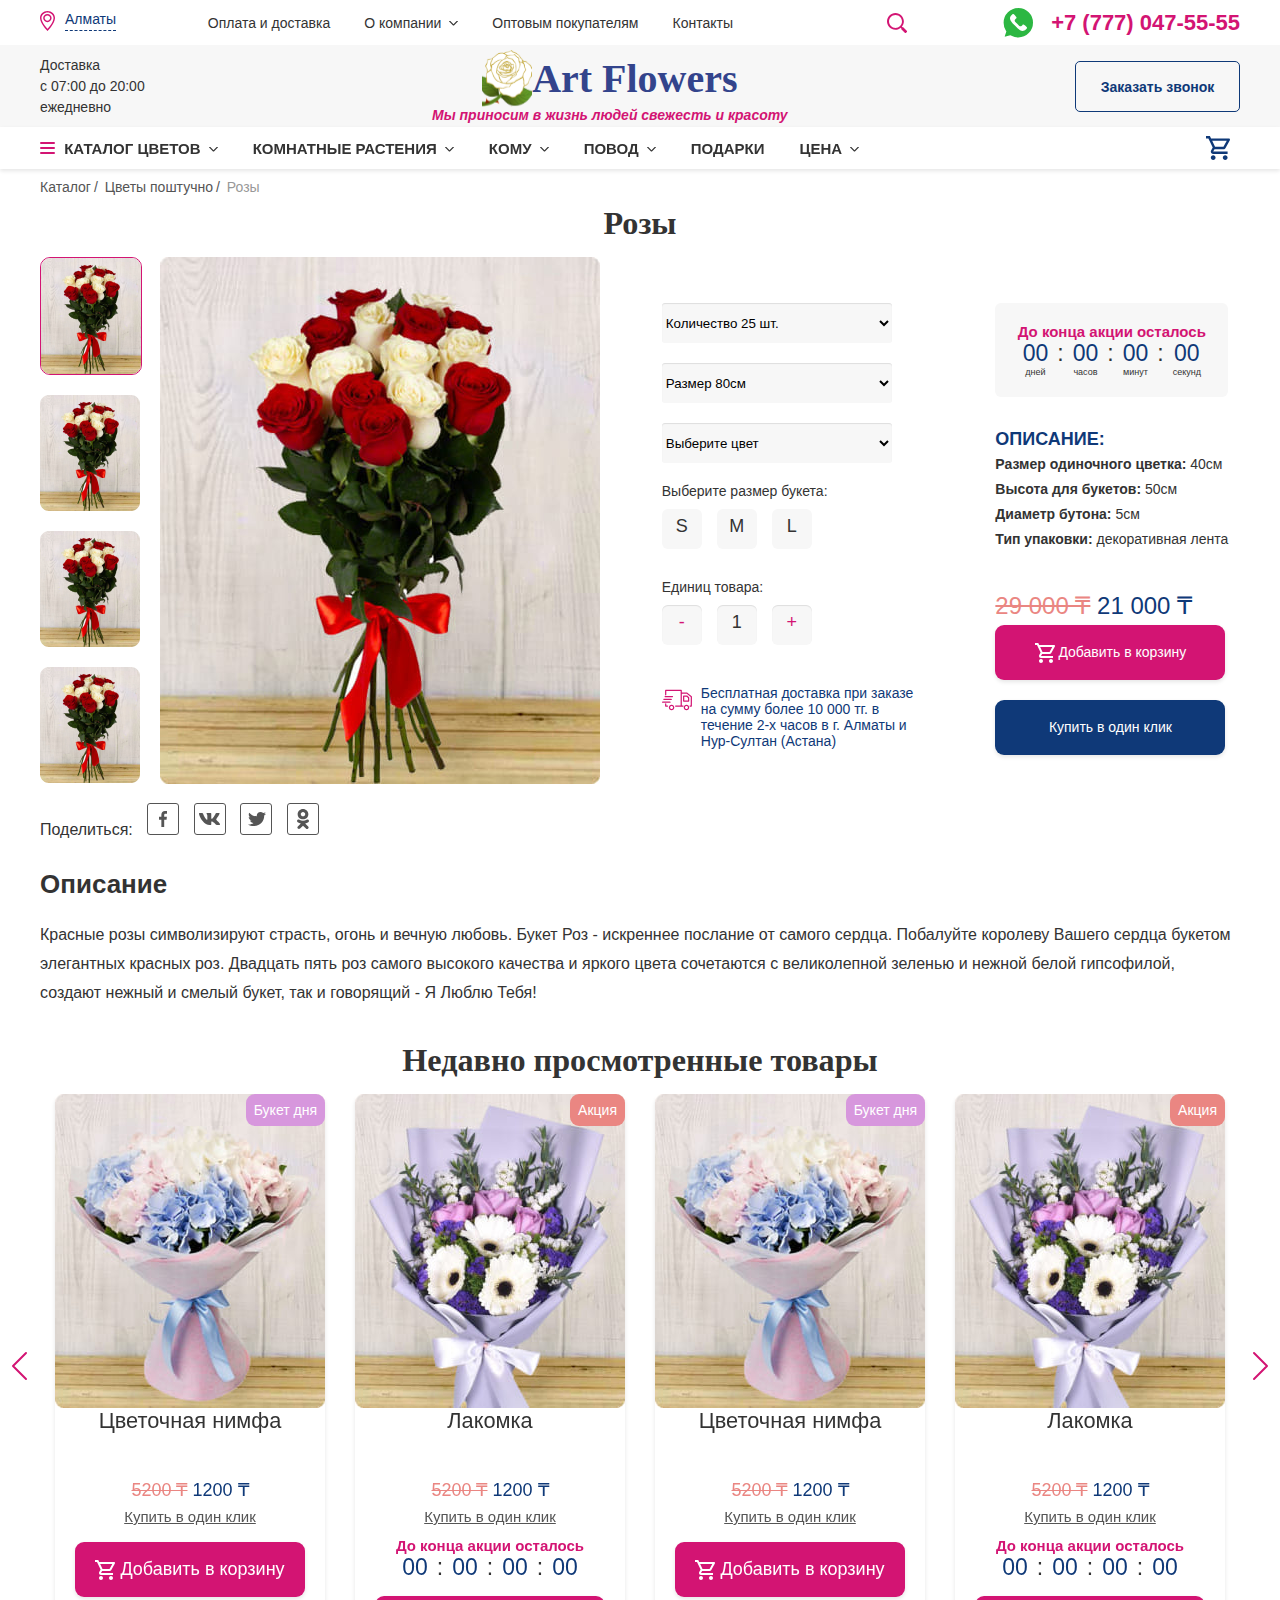
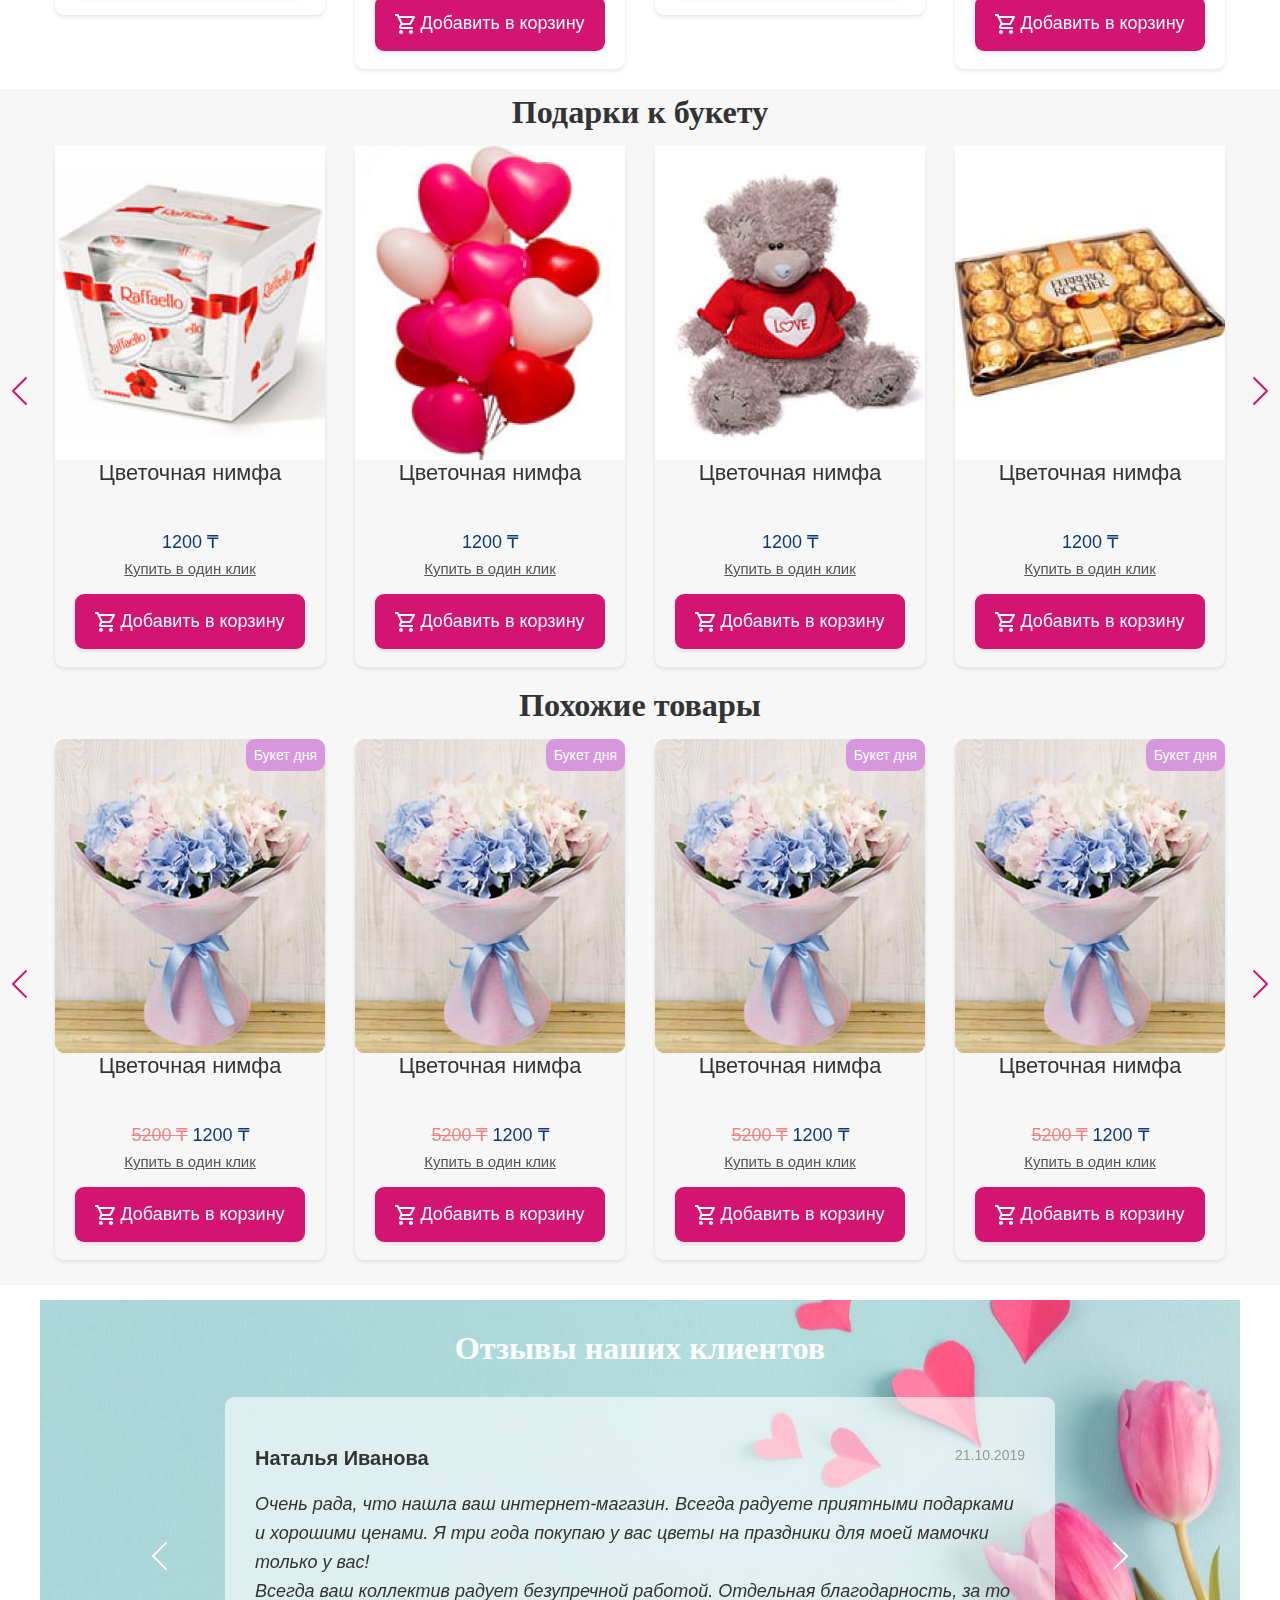
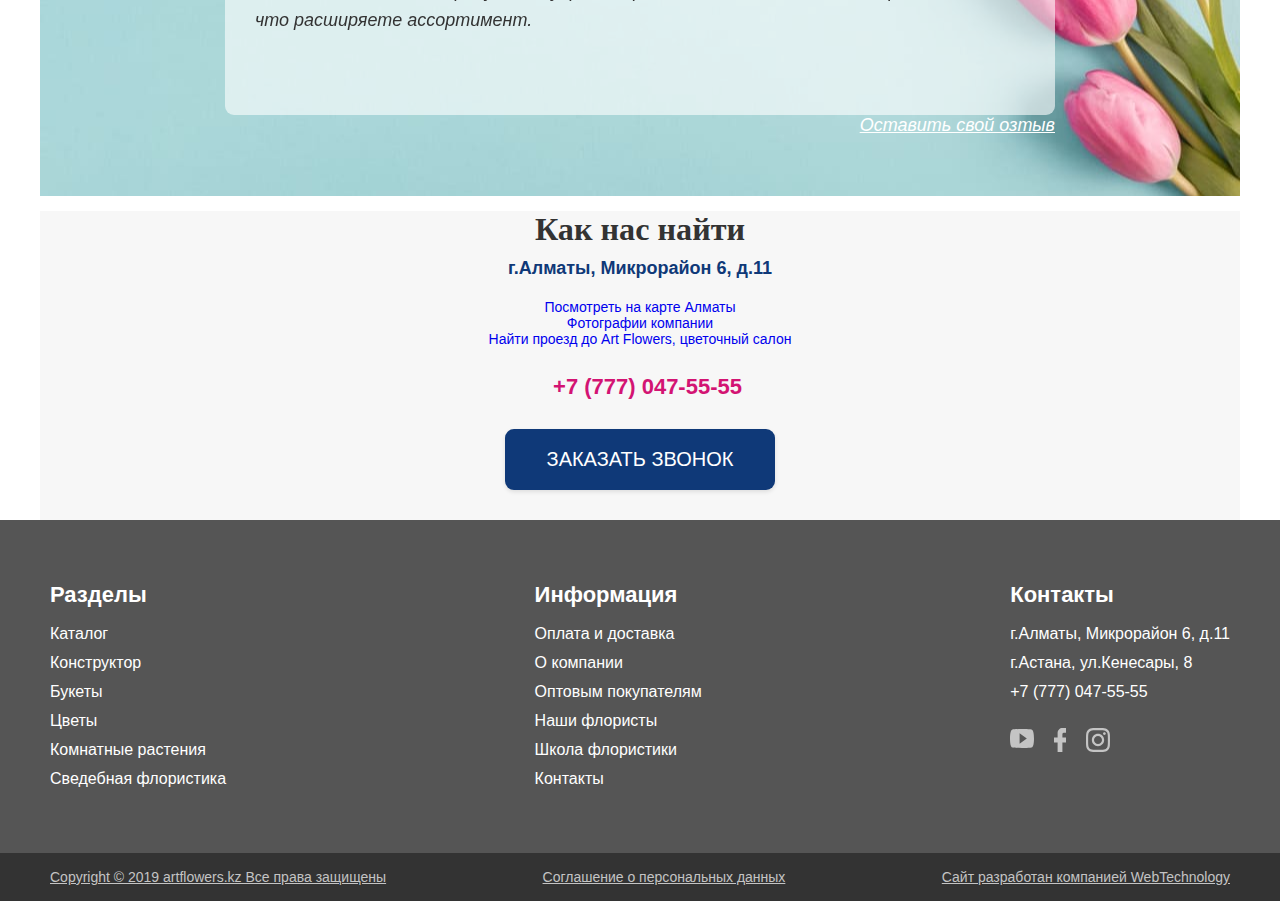
<file: card-product.html>
<!DOCTYPE html>
<html lang="ru">
<head>
  <meta charset="UTF-8">
  <meta name="viewport" content="width=device-width, initial-scale=1.0, maximum-scale=1.0">
  <meta http-equiv="X-UA-Compatible" content="ie=edge">
  <title>Document</title>
  <link rel="stylesheet" href="css/slick.css">
  <link rel="stylesheet" href="css/slick-theme.css">
  <link rel="stylesheet" type="text/css" href="css/slider-pro.min.css" media="screen"/>
  <!-- <link rel="stylesheet" type="text/css" href="css/examples.css" media="screen"/> -->
  <link rel="stylesheet" href="css/main.css">
  
</head>
<body>

<div class="menu-mobile">

  <div class="menu-mobile-wrap">
    <div class="menu-mobile__item">
      <a href="card-product.html" class="main-menu__link">Каталог цветов</a>
      <div class="sub-menu">
        <div class="sub-menu__col">
          <a class="sub-menu__link" href="#">Розы</a>
          <a class="sub-menu__link" href="#">Хризантемы</a>
          <a class="sub-menu__link" href="#">Спрей розы</a>
          <a class="sub-menu__link" href="#">Каллы</a>
          <a class="sub-menu__link" href="#">Букеты из 101 розы</a>
          <a class="sub-menu__link" href="#">Букеты из 51 розы</a>
          <a class="sub-menu__link" href="#">Гортензия</a>
          <a class="sub-menu__link" href="#">Альстромерии</a>
        </div>
        <div class="sub-menu__col">
          <a class="sub-menu__link" href="#">Пионы</a>
          <a class="sub-menu__link" href="#">Гвоздики</a>
          <a class="sub-menu__link" href="#">Орхидеи</a>
          <a class="sub-menu__link" href="#">Тюльпаны</a>
          <a class="sub-menu__link" href="#">Лизиантусы</a>
          <a class="sub-menu__link" href="#">Фрезии</a>
          <a class="sub-menu__link" href="#">Пионовидные розы</a>
          <a class="sub-menu__link" href="#">Ромашки</a>
        </div>
        <div class="sub-menu__col">
          <a class="sub-menu__link" href="#">Лилии</a>
          <a class="sub-menu__link" href="#">Гиацинты</a>
          <a class="sub-menu__link" href="#">Герберы</a>
          <a class="sub-menu__link" href="#">Ирисы</a>
          <a class="sub-menu__link" href="#">Анемоны</a>
        </div>
      </div>
    </div>

    <div class="menu-mobile__item">            
      <a class="main-menu__link" href="#">Комнатные растения</a>
      <div class="sub-menu">
        <div class="sub-menu__col">
          <a class="sub-menu__link" href="#">Розы</a>
          <a class="sub-menu__link" href="#">Хризантемы</a>
          <a class="sub-menu__link" href="#">Спрей розы</a>
          <a class="sub-menu__link" href="#">Каллы</a>
          <a class="sub-menu__link" href="#">Букеты из 101 розы</a>
          <a class="sub-menu__link" href="#">Букеты из 51 розы</a>
          <a class="sub-menu__link" href="#">Гортензия</a>
          <a class="sub-menu__link" href="#">Альстромерии</a>
        </div>
        <div class="sub-menu__col">
          <a class="sub-menu__link" href="#">Пионы</a>
          <a class="sub-menu__link" href="#">Гвоздики</a>
          <a class="sub-menu__link" href="#">Орхидеи</a>
          <a class="sub-menu__link" href="#">Тюльпаны</a>
          <a class="sub-menu__link" href="#">Лизиантусы</a>
          <a class="sub-menu__link" href="#">Фрезии</a>
          <a class="sub-menu__link" href="#">Пионовидные розы</a>
          <a class="sub-menu__link" href="#">Ромашки</a>
        </div>
        <div class="sub-menu__col">
          <a class="sub-menu__link" href="#">Лилии</a>
          <a class="sub-menu__link" href="#">Гиацинты</a>
          <a class="sub-menu__link" href="#">Герберы</a>
          <a class="sub-menu__link" href="#">Ирисы</a>
          <a class="sub-menu__link" href="#">Анемоны</a>
        </div>
      </div>
    </div>

    <div class="menu-mobile__item">
      <a href="#" class="main-menu__link">Кому</a>
      <div class="sub-menu">
        <div class="sub-menu__col">
          <a class="sub-menu__link" href="#">Любимой</a>
          <a class="sub-menu__link" href="#">Бабушке</a>
          <a class="sub-menu__link" href="#">Дочери</a>
          <a class="sub-menu__link" href="#">Женщине</a>
          <a class="sub-menu__link" href="#">Коллеге</a>
          <a class="sub-menu__link" href="#">Маме</a>
          <a class="sub-menu__link" href="#">Руководителю</a>
          <a class="sub-menu__link" href="#">Сестре</a>
        </div>
      </div>
    </div>

    <div class="menu-mobile__item">
      <a href="#" class="main-menu__link">Повод</a>
      <div class="sub-menu">
        <div class="sub-menu__col">
          <a class="sub-menu__link" href="#">День рождения</a>
          <a class="sub-menu__link" href="#">Свидание</a>
          <a class="sub-menu__link" href="#">Выписка из роддома</a>
          <a class="sub-menu__link" href="#">Юбилей</a>
          <a class="sub-menu__link" href="#">Новый год</a>
          <a class="sub-menu__link" href="#">14 февраля</a>
          <a class="sub-menu__link" href="#">8 Марта</a>
          <a class="sub-menu__link" href="#">1 сентября</a>
        </div>
        <div class="sub-menu__col">
          <a class="sub-menu__link" href="#">День учителя</a>
        </div>
      </div>
    </div>

    <div class="menu-mobile__item">
      <a href="#" class="main-menu__link">Подарки</a>
    </div>

    <div class="menu-mobile__item">
      <a href="#" class="main-menu__link">Цена</a>
      <div class="sub-menu">
        <div class="sub-menu__col">
          <a class="sub-menu__link" href="#">до 10 000 тг.</a>
          <a class="sub-menu__link" href="#">от 10 000 тг. до 25 000 тг.</a>
          <a class="sub-menu__link" href="#">от 25 000 тг. до 35 000 тг.</a>
          <a class="sub-menu__link" href="#">от 35 000 тг. до 55 000 тг.</a>
          <a class="sub-menu__link" href="#">от 35 000 тг. до 55 000 тг.</a>
        </div>
      </div>
    </div>
  </div>
</div>

<div class="content-page">
  <header>
    <div class="container">
      <div class="top-header">

        <div class="header-delivery top-header-item">
          <a class="header-city" href="#">
            <img src="img/icon/icon_location.svg" alt="">
            <span id="city">Алматы</span>
          </a>
        </div>

        <div class="top-menu top-header-item">
          <div class="top-menu__item">
            <a href="#">Оплата и доставка</a>
          </div>
          <div class="top-menu__item">
            <a href="#">О компании</a>
            <div class="sub-menu">
                <div class="sub-menu__col">
                  <a class="sub-menu__link" href="#">Наши флористы</a>
                  <a class="sub-menu__link" href="#">Разное</a>
                  <a class="sub-menu__link" href="#">Полезное</a>
                </div>
              </div>
          </div>
          <div class="top-menu__item">
            <a href="#">Оптовым покупателям</a>
          </div>

          <div class="top-menu__item">
            <a href="#">Контакты</a>
          </div>
        </div>

        <div class="search-form top-header-item">
          <img class="search-form-icon" src="img/icon/icon_search.svg" alt="search">
          <div class="search-form-item">
            <input class="search-form-input" type="text" placeholder="поиск...">
            <span class="search-form-close">x</span>
          </div>
        </div>

        <div class="header-phones top-header-item">
          <a class="header-whatsapp" href="/">
          <img src="img/icon/Icon_WhatsUp.svg" alt="whatsaap">
          </a>
          <a class="header-phones__number" href="tel:+777704755555">+7 (777) 047-55-55</a>
        </div>

      </div>
      <!-- top header end -->
    </div>

    <div class="midle-header-wrap">
      <div class="container">
        <div class="midle-header">

          <div class="time-delivery">
            Доставка <br>
            с 07:00 до 20:00 <br>
            ежедневно
          </div>

          <div class="header-logo">
            <a class="header-logo__item" href="#">
              <img src="img/icon/icon_flower.svg" alt="Art Flowers">
              <h1>Art Flowers</h1>
            </a> 
            <span class="header-tagline">Мы приносим в жизнь людей свежесть и красоту</span> 
          </div>         

          <a class="button-callback" href="">Заказать звонок</a>
        </div>
        <!-- midle-header -->
      </div>
    </div>

  </header>
        
  <section class="sticky-menu">
      <div class="container">
        <div class="bottom-header">         
          <img class="burger-menu" src="img/icon/icon_burger.svg" alt=""> 
          <nav class="main-menu">
            <div class="main-menu__item">
              <img src="img/icon/icon_burger.svg" alt="">
              <a href="card-product.html" class="main-menu__link">Каталог цветов</a>
              <div class="sub-menu">
                  <div class="sub-menu__col">
                    <a class="sub-menu__link" href="#">Розы</a>
                    <a class="sub-menu__link" href="#">Хризантемы</a>
                    <a class="sub-menu__link" href="#">Спрей розы</a>
                    <a class="sub-menu__link" href="#">Каллы</a>
                    <a class="sub-menu__link" href="#">Букеты из 101 розы</a>
                    <a class="sub-menu__link" href="#">Букеты из 51 розы</a>
                    <a class="sub-menu__link" href="#">Гортензия</a>
                    <a class="sub-menu__link" href="#">Альстромерии</a>
                  </div>
                  <div class="sub-menu__col">
                    <a class="sub-menu__link" href="#">Пионы</a>
                    <a class="sub-menu__link" href="#">Гвоздики</a>
                    <a class="sub-menu__link" href="#">Орхидеи</a>
                    <a class="sub-menu__link" href="#">Тюльпаны</a>
                    <a class="sub-menu__link" href="#">Лизиантусы</a>
                    <a class="sub-menu__link" href="#">Фрезии</a>
                    <a class="sub-menu__link" href="#">Пионовидные розы</a>
                    <a class="sub-menu__link" href="#">Ромашки</a>
                  </div>
                  <div class="sub-menu__col">
                    <a class="sub-menu__link" href="#">Лилии</a>
                    <a class="sub-menu__link" href="#">Гиацинты</a>
                    <a class="sub-menu__link" href="#">Герберы</a>
                    <a class="sub-menu__link" href="#">Ирисы</a>
                    <a class="sub-menu__link" href="#">Анемоны</a>
                  </div>
                </div>
            </div>
  
            <div class="main-menu__item">            
              <a class="main-menu__link" href="#">Комнатные растения</a>
              <div class="sub-menu">
                <div class="sub-menu__col">
                  <a class="sub-menu__link" href="#">Розы</a>
                  <a class="sub-menu__link" href="#">Хризантемы</a>
                  <a class="sub-menu__link" href="#">Спрей розы</a>
                  <a class="sub-menu__link" href="#">Каллы</a>
                  <a class="sub-menu__link" href="#">Букеты из 101 розы</a>
                  <a class="sub-menu__link" href="#">Букеты из 51 розы</a>
                  <a class="sub-menu__link" href="#">Гортензия</a>
                  <a class="sub-menu__link" href="#">Альстромерии</a>
                </div>
                <div class="sub-menu__col">
                  <a class="sub-menu__link" href="#">Пионы</a>
                  <a class="sub-menu__link" href="#">Гвоздики</a>
                  <a class="sub-menu__link" href="#">Орхидеи</a>
                  <a class="sub-menu__link" href="#">Тюльпаны</a>
                  <a class="sub-menu__link" href="#">Лизиантусы</a>
                  <a class="sub-menu__link" href="#">Фрезии</a>
                  <a class="sub-menu__link" href="#">Пионовидные розы</a>
                  <a class="sub-menu__link" href="#">Ромашки</a>
                </div>
                <div class="sub-menu__col">
                  <a class="sub-menu__link" href="#">Лилии</a>
                  <a class="sub-menu__link" href="#">Гиацинты</a>
                  <a class="sub-menu__link" href="#">Герберы</a>
                  <a class="sub-menu__link" href="#">Ирисы</a>
                  <a class="sub-menu__link" href="#">Анемоны</a>
                </div>
              </div>
            </div>
  
            <div class="main-menu__item">
              <a href="#" class="main-menu__link">Кому</a>
              <div class="sub-menu">
                <div class="sub-menu__col">
                  <a class="sub-menu__link" href="#">Любимой</a>
                  <a class="sub-menu__link" href="#">Бабушке</a>
                  <a class="sub-menu__link" href="#">Дочери</a>
                  <a class="sub-menu__link" href="#">Женщине</a>
                  <a class="sub-menu__link" href="#">Коллеге</a>
                  <a class="sub-menu__link" href="#">Маме</a>
                  <a class="sub-menu__link" href="#">Руководителю</a>
                  <a class="sub-menu__link" href="#">Сестре</a>
                </div>
              </div>
            </div>
  
            <div class="main-menu__item">
              <a href="#" class="main-menu__link">Повод</a>
              <div class="sub-menu">
                <div class="sub-menu__col">
                  <a class="sub-menu__link" href="#">День рождения</a>
                  <a class="sub-menu__link" href="#">Свидание</a>
                  <a class="sub-menu__link" href="#">Выписка из роддома</a>
                  <a class="sub-menu__link" href="#">Юбилей</a>
                  <a class="sub-menu__link" href="#">Новый год</a>
                  <a class="sub-menu__link" href="#">14 февраля</a>
                  <a class="sub-menu__link" href="#">8 Марта</a>
                  <a class="sub-menu__link" href="#">1 сентября</a>
                </div>
                <div class="sub-menu__col">
                  <a class="sub-menu__link" href="#">День учителя</a>
                </div>
              </div>
            </div>
  
            <div class="main-menu__item">
              <a href="#" class="main-menu__link">Подарки</a>
            </div>
  
            <div class="main-menu__item">
              <a href="#" class="main-menu__link">Цена</a>
              <div class="sub-menu">
                <div class="sub-menu__col">
                  <a class="sub-menu__link" href="#">до 10 000 тг.</a>
                  <a class="sub-menu__link" href="#">от 10 000 тг. до 25 000 тг.</a>
                  <a class="sub-menu__link" href="#">от 25 000 тг. до 35 000 тг.</a>
                  <a class="sub-menu__link" href="#">от 35 000 тг. до 55 000 тг.</a>
                  <a class="sub-menu__link" href="#">от 35 000 тг. до 55 000 тг.</a>
                </div>
              </div>
            </div>
          </nav>
          <!-- menu-end -->
  
          <a  class="header-cart" href="basket.html">
            <svg width="30" height="30" viewBox="0 0 30 30" fill="none" xmlns="http://www.w3.org/2000/svg">
              <path id="basket" clip-rule="evenodd" d="M24.4409 14.955C23.9311 15.885 22.9415 16.5 21.8169 16.5H10.646L8.99666 19.5H26.99V22.5H8.99666C6.71751 22.5 5.27804 20.055 6.37263 18.045L8.39688 14.385L2.99889 3H0V0H4.90318L6.31266 3H28.5044C29.644 3 30.3637 4.23 29.8089 5.22L24.4409 14.955ZM25.9553 6H7.73706L11.2907 13.5H21.8168L25.9553 6ZM8.99647 24C7.34708 24 6.01257 25.35 6.01257 27C6.01257 28.65 7.34708 30 8.99647 30C10.6459 30 11.9954 28.65 11.9954 27C11.9954 25.35 10.6459 24 8.99647 24ZM21.0071 27C21.0071 25.35 22.3416 24 23.991 24C25.6404 24 26.9899 25.35 26.9899 27C26.9899 28.65 25.6404 30 23.991 30C22.3416 30 21.0071 28.65 21.0071 27Z" />
            </svg>
            <div class="basket-count hide"></div>
          </a>
        </div>
          <!-- bottom-header -->
      </div>
  </section>
<!-- header-end -->

  <section>
    <div class="container">
      <div class="bread-crumbs">
        <a class="bread-crumbs__item" href="#">Каталог</a>
        <a class="bread-crumbs__item" href="#">Цветы поштучно</a>
        <a class="bread-crumbs__item" href="#">Розы</a>
      </div>
      <!-- bread-crumbs end  -->

      <h2 class="block-header">
        Розы
      </h2>

      <div class="page-product">

      <div class="tabs">         
        <div class="tabs_left">
          <img src="img/photo-rama-1.png" alt="mini-photo" class="tabs-item tabs-active">
          <img src="img/photo-rama-1.png" alt="mini-photo" class="tabs-item">
          <img src="img/photo-rama-1.png" alt="mini-photo" class="tabs-item">
          <img src="img/photo-rama-1.png" alt="mini-photo" class="tabs-item">
        </div>

        <div class="tabs_right">
          <img class="zoom-image" src="img/card-product-slide.jpg" data-zoom-image="img/zoom/card-product-slide.jpg"/>
          <img class="hide" src="img/card-product-slide.jpg" data-zoom-image="img/zoom/card-product-slide.jpg"/>
          <img class=" hide" src="img/card-product-slide.jpg" data-zoom-image="img/zoom/card-product-slide.jpg"/>
          <img class="hide" src="img/card-product-slide.jpg" data-zoom-image="img/zoom/card-product-slide.jpg"/>
        </div>
      </div>
       

        <!-- slider page product end -->

        <div class="page-product__info">

          <div class="page-product__description">
              <div class="page-product__description_col">
                <span class="product-article">
                  Товар: <span> В наличии</span>
                </span>
                <!-- p-artcile end -->
                <select class="catalog_page__products_menu_item" name="" id="">
                  <option value="">Количество  25 шт.</option>
                  <option value="">Количество  27 шт.</option>
                  <option value="">Количество  29 шт.</option>
                  <option value="">Количество  31 шт.</option>
                  <option value="">Количество  33 шт.</option>
                </select>
                <select class="catalog_page__products_menu_item" name="" id="">
                  <option value="">Размер 80см</option>
                  <option value="">Размер 60см</option>
                  <option value="">Размер 50см</option>
                  <option value="">Размер 40см</option>
                </select>
                <select class="catalog_page__products_menu_item" name="" id="">
                  <option value="">Выберите цвет</option>
                </select>
                <!-- select end -->

                <div class="bouquet-size">
                  Выберите размер букета:
                  <div class="bouquet-size__wrap">
                    <div class="bouquet-size__item">S</div>
                    <div class="bouquet-size__item">M</div>
                    <div class="bouquet-size__item">L</div>
                  </div>
                </div>
                <!-- bouquet end -->

                <div class="number-flowers">
                  Единиц товара:
                  <div class="number-flowers__wrap">
                    <div class="number-flowers__item bouquet-size__item">-</div>
                    <div class="number-flowers__item bouquet-size__item">1</div>
                    <div class="number-flowers__item bouquet-size__item">+</div>
                  </div>
                </div>
                <!-- number flowers end -->

                <div class="delivery-info">
                  <img src="img/icon/delivery-truck.svg" alt="">
                  <p>
                    Бесплатная доставка при заказе на сумму более 10 000 тг.
                    в течение 2-х часов в г. Алматы
                    и Нур-Султан (Астана) 
                  </p>
                </div>
              </div>
      
              <div class="page-product__description_col">
                <span class="product-article">
                  Код товара: <span> ZE 63</span>
                </span> 
                <!-- p-artcile end -->

                <div class="card-product__timer timer" >
                  <div class="timer__title">До конца акции осталось</div>
                  <div class="timer__counter ">
                    <div class="timer__item">
                      <span class="timer__days">12</span>
                      <span class="timer__item_description">Дней</span>
                    </div>
                    <span>:</span>
                    <div class="timer__item">
                      <span class="timer__hours">07</span>
                      <span class="timer__item_description">Часов</span>
                    </div>
                    <span>:</span>
                    <div class="timer__item">
                      <span class="timer__minutes">08</span>                  
                      <span class="timer__item_description">Минут</span>
                    </div>
                    <span>:</span>
                    <div class="timer__item">
                      <span class="timer__seconds">30</span> 
                      <span class="timer__item_description">Секунд</span>
                    </div>
                  </div>
                </div>
                <!-- catalog-items__timer-end -->
                
                <div class="bouquet-description">
                  <span class="bouquet-description__title">Описание: </span>
                  
                  <div class="bouquet-description__item">
                    <span>Размер одиночного цветка:</span> 40см
                  </div>
                  <div class="bouquet-description__item">
                    <span>Высота для букетов:</span> 50см
                  </div>
                  <div class="bouquet-description__item">
                    <span>Диаметр бутона:</span> 5см
                  </div>
                  <div class="bouquet-description__item">
                    <span>Тип упаковки:</span> декоративная лента
                  </div>
                </div>
                <!-- bouquet-description-end -->
                
                <div class="card-product__cost">
                  <span class="card-product__cost_item">29 000 &#x20b8</span>
                  <span class="card-product__cost_item">21 000 &#x20b8</span>
                </div>
                <!-- catalog-items__cost-end -->

                <div class="card-product__button">
                  <svg viewBox="0 0 30 30">
                    <use xlink:href="#basket"/>
                  </svg>
                  Добавить в корзину
                </div>

                <div class="card-product__button buy-btn">Купить в один клик</div>

              </div>
          </div>

        </div>
      </div>
      <!-- page product end -->

      <div class="page-product-subscribe">
        Поделиться:
        <img src="img/icon/pp_facebook.svg" alt="fb">
        <img src="img/icon/pp_vk.svg" alt="vk">
        <img src="img/icon/pp_twitter.svg" alt="twitter">
        <img src="img/icon/pp_odnoklassniki.svg" alt="ok">
      </div>

      <div class="page-product__description-card">
        <span class="page-product__description-card_title">Описание</span>
        <p>
          Красные розы символизируют страсть, огонь и вечную любовь. Букет Роз - искреннее послание от самого сердца. 
          Побалуйте королеву Вашего сердца букетом элегантных красных роз. Двадцать пять роз самого высокого качества и яркого цвета сочетаются
          с великолепной зеленью и нежной белой гипсофилой, создают нежный и смелый букет, так и говорящий - Я Люблю Тебя!
        </p>
      </div>
      <!-- page-product__description-card end -->

      <div class="recently-watched-items">
        <h2 class="block-header">
          Недавно просмотренные товары
        </h2>
        <div class="slider-recently-watched ">
          <div class="card-product">

              <div class="card-product__img">
                <img src="img/card-flower-2.jpg" alt="">
                <div class="card-product__action day">Букет дня</div>
                <span class="card-product__img_text">
                  Букет из синих цветов ирисов, белых роз и зелени. Сочетание контрастных цветов гармонично создают настроение букета. Необычное соцветие ирисов и нежность белоснежных...
                </span>
                <div class="card-product__img_bg"></div>
              </div>
              <!-- catalog-items__img-end -->
              <h3 class="card-product__title">
                Цветочная нимфа
              </h3>
              <!-- catalog-items__title-end -->
  
              <div class="card-product__cost">
                <span class="card-product__cost_item">5200 &#x20b8</span>
                <span class="card-product__cost_item">1200 &#x20b8</span>
              </div>
              <!-- catalog-items__cost-end -->
  
              <a href="#" class="card-product__link">
                Купить в один клик
              </a>
              <!-- catalog-items__link-end -->
  
              <div class="card-product__button">
                <svg viewBox="0 0 30 30">
                  <use xlink:href="#basket"/>
                </svg>
  
                Добавить в корзину
              </div>
              <!-- catalog-items__button-end -->
  
          </div>
          <!-- card-product two end -->
          <div class="card-product">

              <div class="card-product__img">
                <img src="img/card-flower.jpg" alt="">
                <div class="card-product__action">Акция</div>
                <span class="card-product__img_text">
                  Букет из синих цветов ирисов, белых роз и зелени. Сочетание контрастных цветов гармонично создают настроение букета. Необычное соцветие ирисов и нежность белоснежных...
                </span>
                <div class="card-product__img_bg"></div>
              </div>
              <!-- catalog-items__img-end -->
              <h3 class="card-product__title">
                Лакомка
              </h3>
              <!-- catalog-items__title-end -->
  
              <div class="card-product__cost">
                <span class="card-product__cost_item">5200 &#x20b8</span>
                <span class="card-product__cost_item">1200 &#x20b8</span>
              </div>
              <!-- catalog-items__cost-end -->
  
              <a href="#" class="card-product__link">
                Купить в один клик
              </a>
              <!-- catalog-items__link-end -->
  
              <div class="card-product__timer timer" t-end="3000">
                <div class="timer__title">До конца акции осталось</div>
                <div class="timer__counter ">
                  <div class="timer__item timer__days">
                    12
                    <span class="timer__item_description">Дней</span>
                  </div>
                  <span>:</span>
                  <div class="timer__item timer__hours">
                    07
                    <span class="timer__item_description">Часов</span>
                  </div>
                  <span>:</span>
                  <div class="timer__item timer__minutes">
                    08
                    <span class="timer__item_description">Минут</span>
                  </div>
                  <span>:</span>
                  <div class="timer__item timer__seconds">
                    30 
                    <span class="timer__item_description">Секунд</span>
                  </div>
                </div>
              </div>
              <!-- catalog-items__timer-end -->
  
              <div class="card-product__button">
                <svg viewBox="0 0 30 30">
                  <use xlink:href="#basket"/>
                </svg>
  
                Добавить в корзину
              </div>
              <!-- catalog-items__button-end -->
  
          </div>
          <!-- card-product two end -->
          <div class="card-product">

            <div class="card-product__img">
              <img src="img/card-flower-2.jpg" alt="">
              <div class="card-product__action day">Букет дня</div>
              <span class="card-product__img_text">
                Букет из синих цветов ирисов, белых роз и зелени. Сочетание контрастных цветов гармонично создают настроение букета. Необычное соцветие ирисов и нежность белоснежных...
              </span>
              <div class="card-product__img_bg"></div>
            </div>
            <!-- catalog-items__img-end -->
            <h3 class="card-product__title">
              Цветочная нимфа
            </h3>
            <!-- catalog-items__title-end -->

            <div class="card-product__cost">
              <span class="card-product__cost_item">5200 &#x20b8</span>
              <span class="card-product__cost_item">1200 &#x20b8</span>
            </div>
            <!-- catalog-items__cost-end -->

            <a href="#" class="card-product__link">
              Купить в один клик
            </a>
            <!-- catalog-items__link-end -->

            <div class="card-product__button">
              <svg viewBox="0 0 30 30">
                <use xlink:href="#basket"/>
              </svg>

              Добавить в корзину
            </div>
            <!-- catalog-items__button-end -->

          </div>
          <!-- card-product two end -->
          <div class="card-product">

              <div class="card-product__img">
                <img src="img/card-flower.jpg" alt="">
                <div class="card-product__action">Акция</div>
                <span class="card-product__img_text">
                  Букет из синих цветов ирисов, белых роз и зелени. Сочетание контрастных цветов гармонично создают настроение букета. Необычное соцветие ирисов и нежность белоснежных...
                </span>
                <div class="card-product__img_bg"></div>
              </div>
              <!-- catalog-items__img-end -->
              <h3 class="card-product__title">
                Лакомка
              </h3>
              <!-- catalog-items__title-end -->
  
              <div class="card-product__cost">
                <span class="card-product__cost_item">5200 &#x20b8</span>
                <span class="card-product__cost_item">1200 &#x20b8</span>
              </div>
              <!-- catalog-items__cost-end -->
  
              <a href="#" class="card-product__link">
                Купить в один клик
              </a>
              <!-- catalog-items__link-end -->
  
              <div class="card-product__timer timer" t-end="3000">
                <div class="timer__title">До конца акции осталось</div>
                <div class="timer__counter ">
                  <div class="timer__item timer__days">
                    12
                    <span class="timer__item_description">Дней</span>
                  </div>
                  <span>:</span>
                  <div class="timer__item timer__hours">
                    07
                    <span class="timer__item_description">Часов</span>
                  </div>
                  <span>:</span>
                  <div class="timer__item timer__minutes">
                    08
                    <span class="timer__item_description">Минут</span>
                  </div>
                  <span>:</span>
                  <div class="timer__item timer__seconds">
                    30 
                    <span class="timer__item_description">Секунд</span>
                  </div>
                </div>
              </div>
              <!-- catalog-items__timer-end -->
  
              <div class="card-product__button">
                <svg viewBox="0 0 30 30">
                  <use xlink:href="#basket"/>
                </svg>
  
                Добавить в корзину
              </div>
              <!-- catalog-items__button-end -->
  
          </div>
          <!-- card-product two end -->
          <div class="card-product">

              <div class="card-product__img">
                <img src="img/card-flower.jpg" alt="">
                <div class="card-product__action">Акция</div>
                <span class="card-product__img_text">
                  Букет из синих цветов ирисов, белых роз и зелени. Сочетание контрастных цветов гармонично создают настроение букета. Необычное соцветие ирисов и нежность белоснежных...
                </span>
                <div class="card-product__img_bg"></div>
              </div>
              <!-- catalog-items__img-end -->
              <h3 class="card-product__title">
                Лакомка
              </h3>
              <!-- catalog-items__title-end -->
  
              <div class="card-product__cost">
                <span class="card-product__cost_item">5200 &#x20b8</span>
                <span class="card-product__cost_item">1200 &#x20b8</span>
              </div>
              <!-- catalog-items__cost-end -->
  
              <a href="#" class="card-product__link">
                Купить в один клик
              </a>
              <!-- catalog-items__link-end -->
  
              <div class="card-product__timer timer" t-end="3000">
                <div class="timer__title">До конца акции осталось</div>
                <div class="timer__counter ">
                  <div class="timer__item timer__days">
                    12
                    <span class="timer__item_description">Дней</span>
                  </div>
                  <span>:</span>
                  <div class="timer__item timer__hours">
                    07
                    <span class="timer__item_description">Часов</span>
                  </div>
                  <span>:</span>
                  <div class="timer__item timer__minutes">
                    08
                    <span class="timer__item_description">Минут</span>
                  </div>
                  <span>:</span>
                  <div class="timer__item timer__seconds">
                    30 
                    <span class="timer__item_description">Секунд</span>
                  </div>
                </div>
              </div>
              <!-- catalog-items__timer-end -->
  
              <div class="card-product__button">
                <svg viewBox="0 0 30 30">
                  <use xlink:href="#basket"/>
                </svg>
  
                Добавить в корзину
              </div>
              <!-- catalog-items__button-end -->
  
          </div>
          <!-- card-product two end -->
        </div>
        <i class="slider-recently-watched-arr-l"></i>
        <i class="slider-recently-watched-arr-r"></i>
      </div> 
      <!-- recently watched-items -->
    </div>
  </section>
  <!-- page product end -->

  <section class="gifts-items">
    <div class="container">
      
      <div class="slider-gift-wrap">
          <h2 class="block-header">
            Подарки к букету
          </h2>            

          <div class="slider-gift">
            <div class="card-product">

                <div class="card-product__img">
                  <img src="img/gifts/Rectangle.jpg" alt="">
                  <div class="card-product__img_bg"></div>
                </div>
                <!-- catalog-items__img-end -->
                <h3 class="card-product__title">
                  Цветочная нимфа
                </h3>
                <!-- catalog-items__title-end -->
  
                <div class="card-product__cost">
                  <span class="card-product__cost_item">1200 &#x20b8</span>
                </div>
                <!-- catalog-items__cost-end -->
  
                <a href="#" class="card-product__link">
                  Купить в один клик
                </a>
                <!-- catalog-items__link-end -->
  
                <div class="card-product__button">
                  <svg viewBox="0 0 30 30">
                    <use xlink:href="#basket"/>
                  </svg>
  
                  Добавить в корзину
                </div>
                <!-- catalog-items__button-end -->
  
            </div>
            <!-- card-product two end -->
            <div class="card-product">

              <div class="card-product__img">
                <img src="img/gifts/heart.jpg" alt="">
                <div class="card-product__img_bg"></div>
              </div>
              <!-- catalog-items__img-end -->
              <h3 class="card-product__title">
                Цветочная нимфа
              </h3>
              <!-- catalog-items__title-end -->

              <div class="card-product__cost">
                <span class="card-product__cost_item">1200 &#x20b8</span>
              </div>
              <!-- catalog-items__cost-end -->

              <a href="#" class="card-product__link">
                Купить в один клик
              </a>
              <!-- catalog-items__link-end -->

              <div class="card-product__button">
                <svg viewBox="0 0 30 30">
                  <use xlink:href="#basket"/>
                </svg>

                Добавить в корзину
              </div>
              <!-- catalog-items__button-end -->

            </div>
            <!-- card-product two end -->
            <div class="card-product">

              <div class="card-product__img">
                <img src="img/gifts/bear.jpg" alt="">
                <div class="card-product__img_bg"></div>
              </div>
              <!-- catalog-items__img-end -->
              <h3 class="card-product__title">
                Цветочная нимфа
              </h3>
              <!-- catalog-items__title-end -->

              <div class="card-product__cost">
                <span class="card-product__cost_item">1200 &#x20b8</span>
              </div>
              <!-- catalog-items__cost-end -->

              <a href="#" class="card-product__link">
                Купить в один клик
              </a>
              <!-- catalog-items__link-end -->

              <div class="card-product__button">
                <svg viewBox="0 0 30 30">
                  <use xlink:href="#basket"/>
                </svg>

                Добавить в корзину
              </div>
              <!-- catalog-items__button-end -->

            </div>
            <!-- card-product two end -->
            <div class="card-product">

              <div class="card-product__img">
                <img src="img/gifts/sweet.jpg" alt="">
                <div class="card-product__img_bg"></div>
              </div>
              <!-- catalog-items__img-end -->
              <h3 class="card-product__title">
                Цветочная нимфа
              </h3>
              <!-- catalog-items__title-end -->

              <div class="card-product__cost">
                <span class="card-product__cost_item">1200 &#x20b8</span>
              </div>
              <!-- catalog-items__cost-end -->

              <a href="#" class="card-product__link">
                Купить в один клик
              </a>
              <!-- catalog-items__link-end -->

              <div class="card-product__button">
                <svg viewBox="0 0 30 30">
                  <use xlink:href="#basket"/>
                </svg>

                Добавить в корзину
              </div>
              <!-- catalog-items__button-end -->

            </div>
            <!-- card-product two end -->
            <div class="card-product">

                <div class="card-product__img">
                  <img src="img/gifts/bear.jpg" alt="">
                  <div class="card-product__img_bg"></div>
                </div>
                <!-- catalog-items__img-end -->
                <h3 class="card-product__title">
                  Цветочная нимфа
                </h3>
                <!-- catalog-items__title-end -->
  
                <div class="card-product__cost">
                  <span class="card-product__cost_item">1200 &#x20b8</span>
                </div>
                <!-- catalog-items__cost-end -->
  
                <a href="#" class="card-product__link">
                  Купить в один клик
                </a>
                <!-- catalog-items__link-end -->
  
                <div class="card-product__button">
                  <svg viewBox="0 0 30 30">
                    <use xlink:href="#basket"/>
                  </svg>
  
                  Добавить в корзину
                </div>
                <!-- catalog-items__button-end -->
  
            </div>
            <!-- card-product two end -->
          </div>

          <i class="slider-gift-arr-l"></i>
          <i class="slider-gift-arr-r"></i>
      </div>

      <div class="slider-related-wrap">
          <h2 class="block-header">
            Похожие товары
          </h2>

          <div class="slider-related">
            <div class="card-product">

                <div class="card-product__img">
                  <img src="img/card-flower-2.jpg" alt="">
                  <div class="card-product__action day">Букет дня</div>
                  <span class="card-product__img_text">
                    Букет из синих цветов ирисов, белых роз и зелени. Сочетание контрастных цветов гармонично создают настроение букета. Необычное соцветие ирисов и нежность белоснежных...
                  </span>
                  <div class="card-product__img_bg"></div>
                </div>
                <!-- catalog-items__img-end -->
                <h3 class="card-product__title">
                  Цветочная нимфа
                </h3>
                <!-- catalog-items__title-end -->
    
                <div class="card-product__cost">
                  <span class="card-product__cost_item">5200 &#x20b8</span>
                  <span class="card-product__cost_item">1200 &#x20b8</span>
                </div>
                <!-- catalog-items__cost-end -->
    
                <a href="#" class="card-product__link">
                  Купить в один клик
                </a>
                <!-- catalog-items__link-end -->
    
                <div class="card-product__button">
                  <svg viewBox="0 0 30 30">
                    <use xlink:href="#basket"/>
                  </svg>
    
                  Добавить в корзину
                </div>
                <!-- catalog-items__button-end -->
    
            </div>
            <!-- card-product two end -->
            <div class="card-product">
  
              <div class="card-product__img">
                <img src="img/card-flower-2.jpg" alt="">
                <div class="card-product__action day">Букет дня</div>
                <span class="card-product__img_text">
                  Букет из синих цветов ирисов, белых роз и зелени. Сочетание контрастных цветов гармонично создают настроение букета. Необычное соцветие ирисов и нежность белоснежных...
                </span>
                <div class="card-product__img_bg"></div>
              </div>
              <!-- catalog-items__img-end -->
              <h3 class="card-product__title">
                Цветочная нимфа
              </h3>
              <!-- catalog-items__title-end -->
  
              <div class="card-product__cost">
                <span class="card-product__cost_item">5200 &#x20b8</span>
                <span class="card-product__cost_item">1200 &#x20b8</span>
              </div>
              <!-- catalog-items__cost-end -->
  
              <a href="#" class="card-product__link">
                Купить в один клик
              </a>
              <!-- catalog-items__link-end -->
  
              <div class="card-product__button">
                <svg viewBox="0 0 30 30">
                  <use xlink:href="#basket"/>
                </svg>
  
                Добавить в корзину
              </div>
              <!-- catalog-items__button-end -->
  
            </div>
            <!-- card-product two end -->
            <div class="card-product">
  
              <div class="card-product__img">
                <img src="img/card-flower-2.jpg" alt="">
                <div class="card-product__action day">Букет дня</div>
                <span class="card-product__img_text">
                  Букет из синих цветов ирисов, белых роз и зелени. Сочетание контрастных цветов гармонично создают настроение букета. Необычное соцветие ирисов и нежность белоснежных...
                </span>
                <div class="card-product__img_bg"></div>
              </div>
              <!-- catalog-items__img-end -->
              <h3 class="card-product__title">
                Цветочная нимфа
              </h3>
              <!-- catalog-items__title-end -->
  
              <div class="card-product__cost">
                <span class="card-product__cost_item">5200 &#x20b8</span>
                <span class="card-product__cost_item">1200 &#x20b8</span>
              </div>
              <!-- catalog-items__cost-end -->
  
              <a href="#" class="card-product__link">
                Купить в один клик
              </a>
              <!-- catalog-items__link-end -->
  
              <div class="card-product__button">
                <svg viewBox="0 0 30 30">
                  <use xlink:href="#basket"/>
                </svg>
  
                Добавить в корзину
              </div>
              <!-- catalog-items__button-end -->
  
            </div>
            <!-- card-product two end -->
            <div class="card-product">
  
              <div class="card-product__img">
                <img src="img/card-flower-2.jpg" alt="">
                <div class="card-product__action day">Букет дня</div>
                <span class="card-product__img_text">
                  Букет из синих цветов ирисов, белых роз и зелени. Сочетание контрастных цветов гармонично создают настроение букета. Необычное соцветие ирисов и нежность белоснежных...
                </span>
                <div class="card-product__img_bg"></div>
              </div>
              <!-- catalog-items__img-end -->
              <h3 class="card-product__title">
                Цветочная нимфа
              </h3>
              <!-- catalog-items__title-end -->
  
              <div class="card-product__cost">
                <span class="card-product__cost_item">5200 &#x20b8</span>
                <span class="card-product__cost_item">1200 &#x20b8</span>
              </div>
              <!-- catalog-items__cost-end -->
  
              <a href="#" class="card-product__link">
                Купить в один клик
              </a>
              <!-- catalog-items__link-end -->
  
              <div class="card-product__button">
                <svg viewBox="0 0 30 30">
                  <use xlink:href="#basket"/>
                </svg>
  
                Добавить в корзину
              </div>
              <!-- catalog-items__button-end -->
  
            </div>
            <!-- card-product two end -->
            <div class="card-product">
  
              <div class="card-product__img">
                <img src="img/card-flower-2.jpg" alt="">
                <div class="card-product__action day">Букет дня</div>
                <span class="card-product__img_text">
                  Букет из синих цветов ирисов, белых роз и зелени. Сочетание контрастных цветов гармонично создают настроение букета. Необычное соцветие ирисов и нежность белоснежных...
                </span>
                <div class="card-product__img_bg"></div>
              </div>
              <!-- catalog-items__img-end -->
              <h3 class="card-product__title">
                Цветочная нимфа
              </h3>
              <!-- catalog-items__title-end -->
  
              <div class="card-product__cost">
                <span class="card-product__cost_item">5200 &#x20b8</span>
                <span class="card-product__cost_item">1200 &#x20b8</span>
              </div>
              <!-- catalog-items__cost-end -->
  
              <a href="#" class="card-product__link">
                Купить в один клик
              </a>
              <!-- catalog-items__link-end -->
  
              <div class="card-product__button">
                <svg viewBox="0 0 30 30">
                  <use xlink:href="#basket"/>
                </svg>
  
                Добавить в корзину
              </div>
              <!-- catalog-items__button-end -->
  
            </div>
            <!-- card-product two end -->
          </div>

          <i class="slider-related-arr-l"></i>
          <i class="slider-related-arr-r"></i>
      </div>
      
    </div>
  </section>

  <section >
    <div class="container wrap-review">
      <h2 class="block-header">
          Отзывы наших клиентов
      </h2>

      <div class="wrap-slider-review">
        <div class="slider-review">
          <div class="slider-review__item">

              <div class="slider-review__item_top">
                <span class="slider-review__name">Наталья Иванова</span>
                <span class="slider-review__data">21.10.2019</span>
              </div>

              <div class="slider-review__item_bot">
                <p>
                  Очень рада, что нашла ваш интернет-магазин. Всегда радуете приятными подарками и хорошими ценами. Я три года покупаю у вас цветы на праздники для моей мамочки только у вас!
                </p>
                
                <p>
                  Всегда ваш коллектив радует безупречной работой. Отдельная благодарность, за то что расширяете ассортимент.  
                </p>
              </div>

          </div>
          <div class="slider-review__item">

              <div class="slider-review__item_top">
                <span class="slider-review__name">Наталья Иванова</span>
                <span class="slider-review__data">21.10.2019</span>
              </div>

              <div class="slider-review__item_bot">
                <p>
                  Очень рада, что нашла ваш интернет-магазин. Всегда радуете приятными подарками и хорошими ценами. Я три года покупаю у вас цветы на праздники для моей мамочки только у вас!
                </p>
                
                <p>
                  Всегда ваш коллектив радует безупречной работой. Отдельная благодарность, за то что расширяете ассортимент.  
                </p>
              </div>

          </div>
        </div>
        <i class="feedback-l"></i>
        <i class="feedback-r"></i>
      </div>

      <a href="#" class="review-button">Оставить свой озтыв</a>
    </div>
  </section>
  <!-- slider-review-end -->

  <section>
    <div class="container location">
        <h2 class="block-header">
          Как нас найти
        </h2>

        <a class="location__addres" href="">г.Алматы, Микрорайон 6, д.11</a>

        <div class="location__map">
          <a class="dg-widget-link" href="http://2gis.kz/almaty/firm/70000001035999862/center/76.85367822647096,43.221314825150095/zoom/16?utm_medium=widget-source&utm_campaign=firmsonmap&utm_source=bigMap">Посмотреть на карте Алматы</a><div class="dg-widget-link"><a href="http://2gis.kz/almaty/firm/70000001035999862/photos/70000001035999862/center/76.85367822647096,43.221314825150095/zoom/17?utm_medium=widget-source&utm_campaign=firmsonmap&utm_source=photos">Фотографии компании</a></div><div class="dg-widget-link"><a href="http://2gis.kz/almaty/center/76.853671,43.220731/zoom/16/routeTab/rsType/bus/to/76.853671,43.220731╎Art Flowers, цветочный салон?utm_medium=widget-source&utm_campaign=firmsonmap&utm_source=route">Найти проезд до Art Flowers, цветочный салон</a></div><script charset="utf-8" src="https://widgets.2gis.com/js/DGWidgetLoader.js"></script><script charset="utf-8">new DGWidgetLoader({"width":600,"height":400,"borderColor":"#a3a3a3","pos":{"lat":43.221314825150095,"lon":76.85367822647096,"zoom":16},"opt":{"city":"almaty"},"org":[{"id":"70000001035999862"}]});</script><noscript style="color:#c00;font-size:16px;font-weight:bold;">Виджет карты использует JavaScript. Включите его в настройках вашего браузера.</noscript>
        </div>

        <div class="header-phones">
          <a class="header-phones__number" href="tel:+777704755555">+7 (777) 047-55-55</a>
        </div>

        <button class="buttom-normal">Заказать звонок</button>
    </div>
  </section>
  <!-- location end -->

  <footer class="footer">

      <div class="container">
        
        <ul class="footer__col">
          <li class="footer__col_title">Разделы</li>
          <li><a href="#">Каталог</a></li>
          <li><a href="#">Конструктор</a></li>
          <li><a href="#">Букеты</a></li>
          <li><a href="#">Цветы</a></li>
          <li><a href="#">Комнатные растения</a></li>
          <li><a href="#">Сведебная флористика</a></li>
        </ul>

        <ul class="footer__col">
          <li class="footer__col_title">Информация</li>
          <li><a href="#">Оплата и доставка</a></li>
          <li><a href="#">О компании</a></li>
          <li><a href="#">Оптовым покупателям</a></li>
          <li><a href="#">Наши флористы</a></li>
          <li><a href="#">Школа флористики</a></li>
          <li><a href="#">Контакты</a></li>
        </ul>

        <ul class="footer__col">
          <li class="footer__col_title">Контакты</li>
          <li><a href="#">г.Алматы, Микрорайон 6, д.11</a></li>
          <li><a href="#">г.Астана, ул.Кенесары, 8</a></li>
          <li><a href="tel:+777704755555">+7 (777) 047-55-55</a></li>
          <div class="footer__col_social">
            <li>
              <a class="footer__col_social_item" href="#">
                <img src="img/icon/youtube.svg" alt="">
              </a>
            </li>
            <li>
              <a class="footer__col_social_item" href="#">
                <img src="img/icon/facebook.svg" alt="">
              </a>
            </li>
            <li>
              <a class="footer__col_social_item" href="#">
                <img src="img/icon/insta.svg" alt="instagram-flowers">
              </a>
            </li>
          </div>
        </ul>
        
      </div>
      
      <div class="footer-bot">
        <div class="container">
          <a href="#" class="footer-bot__item">
            Copyright © 2019 artflowers.kz Все права защищены
          </a>
          <a href="#" class="footer-bot__item">
            Соглашение о персональных данных
          </a>
          <a href="#" class="footer-bot__item">
            Сайт разработан компанией WebTechnology
          </a>
        </div>
      </div>

  </footer>
  <!-- footer end -->

  <div class="modal-select-city hide">
      <span>Выберите город доставки</span>
      <div class="modal-checkbox">
        <div class="check-box-wrap">
            <input type="checkbox" class="checkbox" id="checkbox-city-1" />
            <label for="checkbox-city-1">Алматы</label>
          </div>
          <div class="check-box-wrap">
            <input type="checkbox" class="checkbox" id="checkbox-city-2" />
            <label for="checkbox-city-2">Нур-Султан(Астана)</label>
          </div>
      </div>
  </div>
  <div class="modal-buy-wrap hide">
    <form class="modal-buy">
      <div class="modal-buy-item">
        <span class="modal-buy-title">
            Купить <br>
            в один клик
        </span>

        <span class="modal-buy-text">
          Оставьте ваш номер телефона и мы перезвоним Вам  в самое ближайшее время
        </span>

        <input class="modal-buy-input" type="" name="" id="" placeholder="Ваш номер телефона">
        <button class="button-normal modal-buy-button">Заказать</button>
      </div>
      <div class="modal-buy-item">
        <img class="modal-buy-img" src="img/modal-img.jpg" alt="букет-роз">
      <span class="modal-buy-name-product">Сладостная музыка</span>
      <span class="card-product__cost_item modal-buy-cost">40 000 &#x20b8;</span>
      </div>
      <div class="modal-buy-close">X</div>
    </form>
  </div>
  <div class="modal-overlay hide"></div>
  <div class="menu-overlay hide"></div>
  <a href="#top" class="page-top">↑</a>
</div>

  <script src="js/jquery-3.3.1.min.js"></script>
  <script src="slick/slick.min.js"></script>
  <!-- <script src="js/jquery.sliderPro.min.js"></script> -->
  <script src="js/jquery.elevateZoom-3.0.8.min.js"></script>
  <script src="js/main.js"></script>

  <script>
    $(function(){
      $(".zoom-image").elevateZoom({
        zoomType: "inner",
        cursor: "crosshair"
      });
    })
  </script>
</body>
</html>
</file>
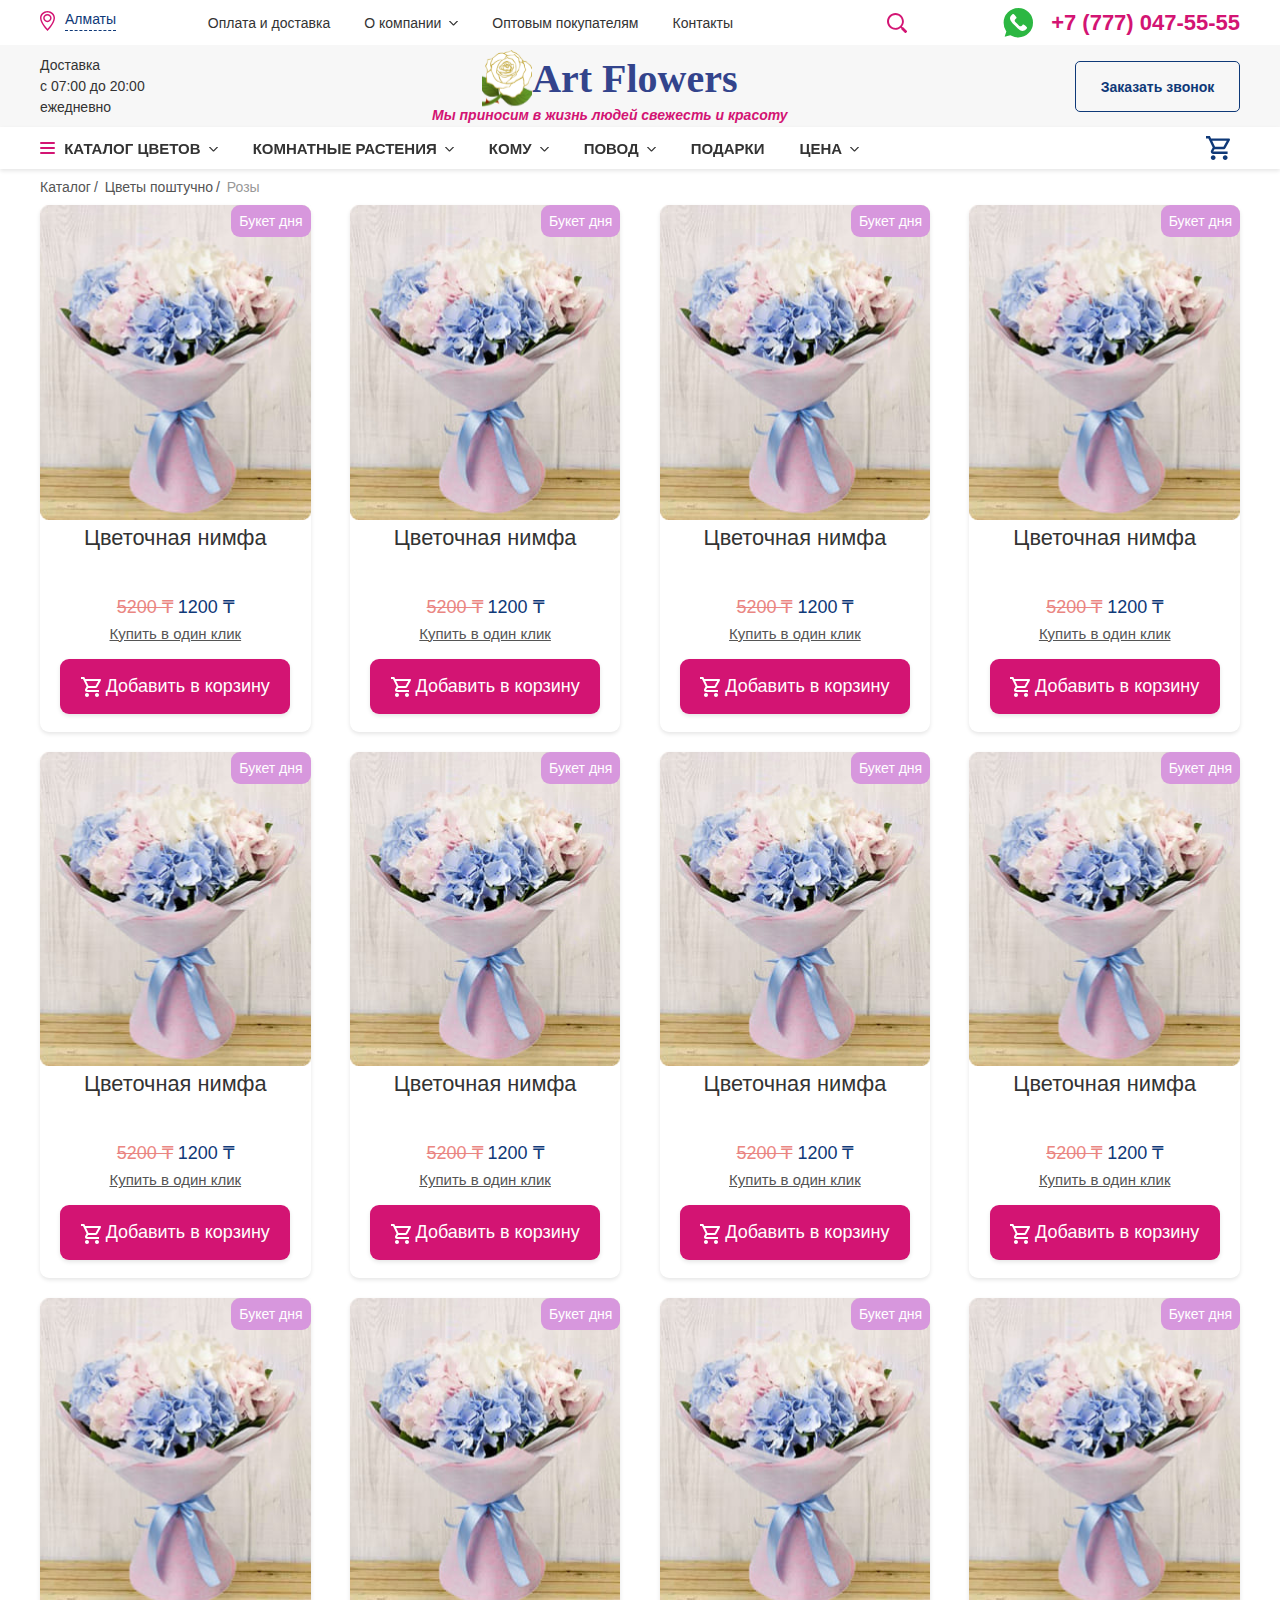
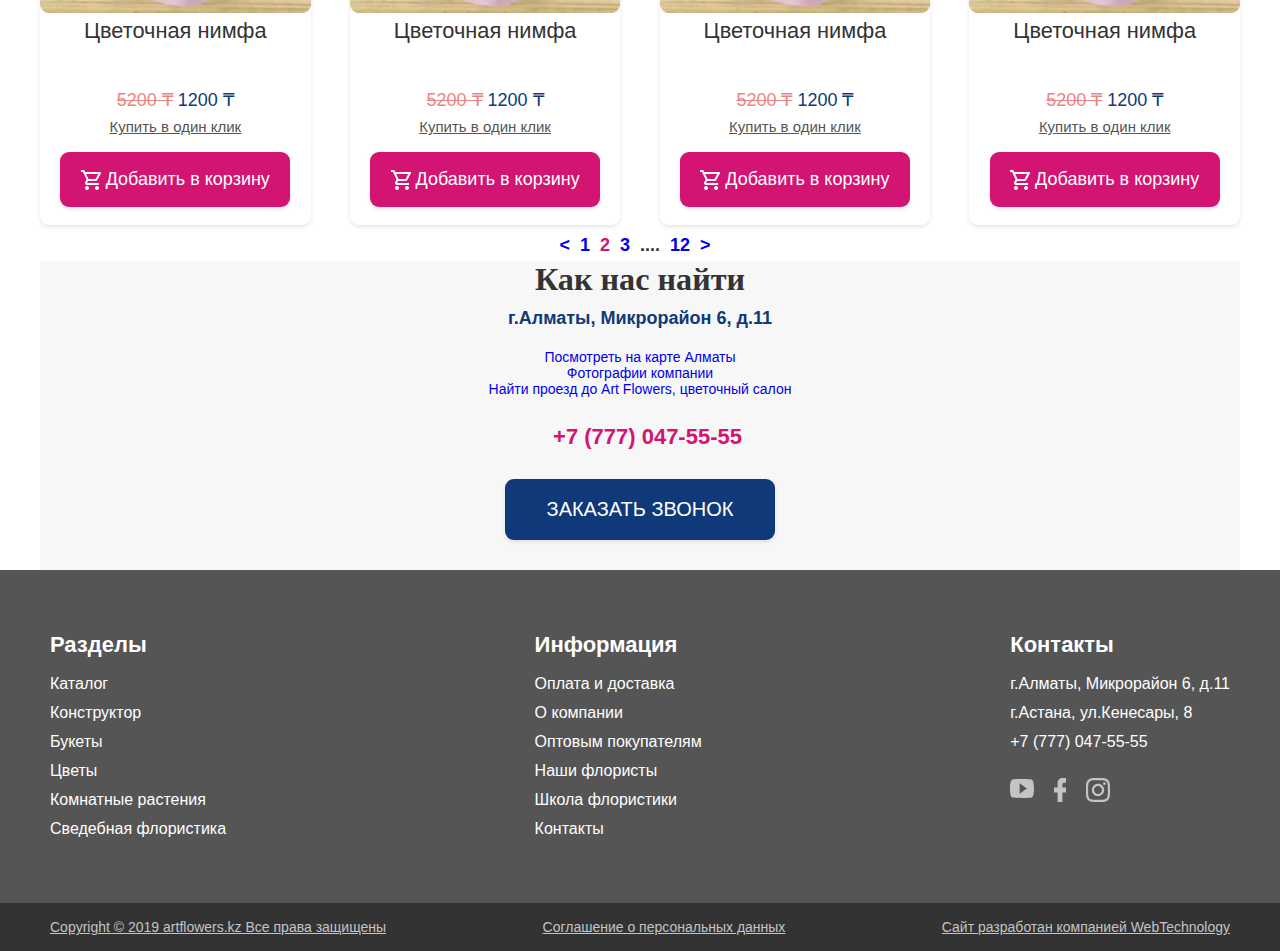
<file: catalog.html>
<!DOCTYPE html>
<html lang="ru">
<head>
  <meta charset="UTF-8">
  <meta name="viewport" content="width=device-width, initial-scale=1.0, maximum-scale=1.0">
  <meta http-equiv="X-UA-Compatible" content="ie=edge">
  <title>Document</title>
  <link rel="stylesheet" href="css/slick.css">
  <link rel="stylesheet" href="css/slick-theme.css">
  <link rel="stylesheet" href="css/main.css">
  
</head>
<body>
    <div class="menu-mobile">
    
        <div class="menu-mobile-wrap">
          <div class="menu-mobile__item">
            <a href="card-product.html" class="main-menu__link">Каталог цветов</a>
            <div class="sub-menu">
              <div class="sub-menu__col">
                <a class="sub-menu__link" href="#">Розы</a>
                <a class="sub-menu__link" href="#">Хризантемы</a>
                <a class="sub-menu__link" href="#">Спрей розы</a>
                <a class="sub-menu__link" href="#">Каллы</a>
                <a class="sub-menu__link" href="#">Букеты из 101 розы</a>
                <a class="sub-menu__link" href="#">Букеты из 51 розы</a>
                <a class="sub-menu__link" href="#">Гортензия</a>
                <a class="sub-menu__link" href="#">Альстромерии</a>
              </div>
              <div class="sub-menu__col">
                <a class="sub-menu__link" href="#">Пионы</a>
                <a class="sub-menu__link" href="#">Гвоздики</a>
                <a class="sub-menu__link" href="#">Орхидеи</a>
                <a class="sub-menu__link" href="#">Тюльпаны</a>
                <a class="sub-menu__link" href="#">Лизиантусы</a>
                <a class="sub-menu__link" href="#">Фрезии</a>
                <a class="sub-menu__link" href="#">Пионовидные розы</a>
                <a class="sub-menu__link" href="#">Ромашки</a>
              </div>
              <div class="sub-menu__col">
                <a class="sub-menu__link" href="#">Лилии</a>
                <a class="sub-menu__link" href="#">Гиацинты</a>
                <a class="sub-menu__link" href="#">Герберы</a>
                <a class="sub-menu__link" href="#">Ирисы</a>
                <a class="sub-menu__link" href="#">Анемоны</a>
              </div>
            </div>
          </div>
    
          <div class="menu-mobile__item">            
            <a class="main-menu__link" href="#">Комнатные растения</a>
            <div class="sub-menu">
              <div class="sub-menu__col">
                <a class="sub-menu__link" href="#">Розы</a>
                <a class="sub-menu__link" href="#">Хризантемы</a>
                <a class="sub-menu__link" href="#">Спрей розы</a>
                <a class="sub-menu__link" href="#">Каллы</a>
                <a class="sub-menu__link" href="#">Букеты из 101 розы</a>
                <a class="sub-menu__link" href="#">Букеты из 51 розы</a>
                <a class="sub-menu__link" href="#">Гортензия</a>
                <a class="sub-menu__link" href="#">Альстромерии</a>
              </div>
              <div class="sub-menu__col">
                <a class="sub-menu__link" href="#">Пионы</a>
                <a class="sub-menu__link" href="#">Гвоздики</a>
                <a class="sub-menu__link" href="#">Орхидеи</a>
                <a class="sub-menu__link" href="#">Тюльпаны</a>
                <a class="sub-menu__link" href="#">Лизиантусы</a>
                <a class="sub-menu__link" href="#">Фрезии</a>
                <a class="sub-menu__link" href="#">Пионовидные розы</a>
                <a class="sub-menu__link" href="#">Ромашки</a>
              </div>
              <div class="sub-menu__col">
                <a class="sub-menu__link" href="#">Лилии</a>
                <a class="sub-menu__link" href="#">Гиацинты</a>
                <a class="sub-menu__link" href="#">Герберы</a>
                <a class="sub-menu__link" href="#">Ирисы</a>
                <a class="sub-menu__link" href="#">Анемоны</a>
              </div>
            </div>
          </div>
    
          <div class="menu-mobile__item">
            <a href="#" class="main-menu__link">Кому</a>
            <div class="sub-menu">
              <div class="sub-menu__col">
                <a class="sub-menu__link" href="#">Любимой</a>
                <a class="sub-menu__link" href="#">Бабушке</a>
                <a class="sub-menu__link" href="#">Дочери</a>
                <a class="sub-menu__link" href="#">Женщине</a>
                <a class="sub-menu__link" href="#">Коллеге</a>
                <a class="sub-menu__link" href="#">Маме</a>
                <a class="sub-menu__link" href="#">Руководителю</a>
                <a class="sub-menu__link" href="#">Сестре</a>
              </div>
            </div>
          </div>
    
          <div class="menu-mobile__item">
            <a href="#" class="main-menu__link">Повод</a>
            <div class="sub-menu">
              <div class="sub-menu__col">
                <a class="sub-menu__link" href="#">День рождения</a>
                <a class="sub-menu__link" href="#">Свидание</a>
                <a class="sub-menu__link" href="#">Выписка из роддома</a>
                <a class="sub-menu__link" href="#">Юбилей</a>
                <a class="sub-menu__link" href="#">Новый год</a>
                <a class="sub-menu__link" href="#">14 февраля</a>
                <a class="sub-menu__link" href="#">8 Марта</a>
                <a class="sub-menu__link" href="#">1 сентября</a>
              </div>
              <div class="sub-menu__col">
                <a class="sub-menu__link" href="#">День учителя</a>
              </div>
            </div>
          </div>
    
          <div class="menu-mobile__item">
            <a href="#" class="main-menu__link">Подарки</a>
          </div>
    
          <div class="menu-mobile__item">
            <a href="#" class="main-menu__link">Цена</a>
            <div class="sub-menu">
              <div class="sub-menu__col">
                <a class="sub-menu__link" href="#">до 10 000 тг.</a>
                <a class="sub-menu__link" href="#">от 10 000 тг. до 25 000 тг.</a>
                <a class="sub-menu__link" href="#">от 25 000 тг. до 35 000 тг.</a>
                <a class="sub-menu__link" href="#">от 35 000 тг. до 55 000 тг.</a>
                <a class="sub-menu__link" href="#">от 35 000 тг. до 55 000 тг.</a>
              </div>
            </div>
          </div>
        </div>
    </div>
    
<div class="content-page">
  <header>
    <div class="container">
      <div class="top-header">

        <div class="header-delivery top-header-item">
          <a class="header-city" href="#">
            <img src="img/icon/icon_location.svg" alt="">
            <span id="city">Алматы</span>
          </a>
        </div>

        <div class="top-menu top-header-item">
          <div class="top-menu__item">
            <a href="#">Оплата и доставка</a>
          </div>
          <div class="top-menu__item">
            <a href="#">О компании</a>
            <div class="sub-menu">
                <div class="sub-menu__col">
                  <a class="sub-menu__link" href="#">Наши флористы</a>
                  <a class="sub-menu__link" href="#">Разное</a>
                  <a class="sub-menu__link" href="#">Полезное</a>
                </div>
              </div>
          </div>
          <div class="top-menu__item">
            <a href="#">Оптовым покупателям</a>
          </div>

          <div class="top-menu__item">
            <a href="#">Контакты</a>
          </div>
        </div>

        <div class="search-form top-header-item">
          <img class="search-form-icon" src="img/icon/icon_search.svg" alt="search">
          <div class="search-form-item">
            <input class="search-form-input" type="text" placeholder="поиск...">
            <span class="search-form-close">x</span>
          </div>
        </div>

        <div class="header-phones top-header-item">
          <a class="header-whatsapp" href="/">
          <img src="img/icon/Icon_WhatsUp.svg" alt="whatsaap">
          </a>
          <a class="header-phones__number" href="tel:+777704755555">+7 (777) 047-55-55</a>
        </div>

      </div>
      <!-- top header end -->
    </div>

    <div class="midle-header-wrap">
      <div class="container">
        <div class="midle-header">

          <div class="time-delivery">
            Доставка <br>
            с 07:00 до 20:00 <br>
            ежедневно
          </div>

          <div class="header-logo">
            <a class="header-logo__item" href="#">
              <img src="img/icon/icon_flower.svg" alt="Art Flowers">
              <h1>Art Flowers</h1>
            </a> 
            <span class="header-tagline">Мы приносим в жизнь людей свежесть и красоту</span> 
          </div>         

          <a class="button-callback" href="">Заказать звонок</a>
        </div>
        <!-- midle-header -->
      </div>
    </div>

  </header>
        
  <section class="sticky-menu">
      <div class="container">
        <div class="bottom-header">
          
          
          <img class="burger-menu" src="img/icon/icon_burger.svg" alt=""> 
          <nav class="main-menu">
            <div class="main-menu__item">
              <img src="img/icon/icon_burger.svg" alt="">
              <a href="card-product.html" class="main-menu__link">Каталог цветов</a>
              <div class="sub-menu">
                  <div class="sub-menu__col">
                    <a class="sub-menu__link" href="#">Розы</a>
                    <a class="sub-menu__link" href="#">Хризантемы</a>
                    <a class="sub-menu__link" href="#">Спрей розы</a>
                    <a class="sub-menu__link" href="#">Каллы</a>
                    <a class="sub-menu__link" href="#">Букеты из 101 розы</a>
                    <a class="sub-menu__link" href="#">Букеты из 51 розы</a>
                    <a class="sub-menu__link" href="#">Гортензия</a>
                    <a class="sub-menu__link" href="#">Альстромерии</a>
                  </div>
                  <div class="sub-menu__col">
                    <a class="sub-menu__link" href="#">Пионы</a>
                    <a class="sub-menu__link" href="#">Гвоздики</a>
                    <a class="sub-menu__link" href="#">Орхидеи</a>
                    <a class="sub-menu__link" href="#">Тюльпаны</a>
                    <a class="sub-menu__link" href="#">Лизиантусы</a>
                    <a class="sub-menu__link" href="#">Фрезии</a>
                    <a class="sub-menu__link" href="#">Пионовидные розы</a>
                    <a class="sub-menu__link" href="#">Ромашки</a>
                  </div>
                  <div class="sub-menu__col">
                    <a class="sub-menu__link" href="#">Лилии</a>
                    <a class="sub-menu__link" href="#">Гиацинты</a>
                    <a class="sub-menu__link" href="#">Герберы</a>
                    <a class="sub-menu__link" href="#">Ирисы</a>
                    <a class="sub-menu__link" href="#">Анемоны</a>
                  </div>
              </div>
            </div>
  
            <div class="main-menu__item">            
              <a class="main-menu__link" href="#">Комнатные растения</a>
              <div class="sub-menu">
                <div class="sub-menu__col">
                  <a class="sub-menu__link" href="#">Розы</a>
                  <a class="sub-menu__link" href="#">Хризантемы</a>
                  <a class="sub-menu__link" href="#">Спрей розы</a>
                  <a class="sub-menu__link" href="#">Каллы</a>
                  <a class="sub-menu__link" href="#">Букеты из 101 розы</a>
                  <a class="sub-menu__link" href="#">Букеты из 51 розы</a>
                  <a class="sub-menu__link" href="#">Гортензия</a>
                  <a class="sub-menu__link" href="#">Альстромерии</a>
                </div>
                <div class="sub-menu__col">
                  <a class="sub-menu__link" href="#">Пионы</a>
                  <a class="sub-menu__link" href="#">Гвоздики</a>
                  <a class="sub-menu__link" href="#">Орхидеи</a>
                  <a class="sub-menu__link" href="#">Тюльпаны</a>
                  <a class="sub-menu__link" href="#">Лизиантусы</a>
                  <a class="sub-menu__link" href="#">Фрезии</a>
                  <a class="sub-menu__link" href="#">Пионовидные розы</a>
                  <a class="sub-menu__link" href="#">Ромашки</a>
                </div>
                <div class="sub-menu__col">
                  <a class="sub-menu__link" href="#">Лилии</a>
                  <a class="sub-menu__link" href="#">Гиацинты</a>
                  <a class="sub-menu__link" href="#">Герберы</a>
                  <a class="sub-menu__link" href="#">Ирисы</a>
                  <a class="sub-menu__link" href="#">Анемоны</a>
                </div>
              </div>
            </div>
  
            <div class="main-menu__item">
              <a href="#" class="main-menu__link">Кому</a>
              <div class="sub-menu">
                <div class="sub-menu__col">
                  <a class="sub-menu__link" href="#">Любимой</a>
                  <a class="sub-menu__link" href="#">Бабушке</a>
                  <a class="sub-menu__link" href="#">Дочери</a>
                  <a class="sub-menu__link" href="#">Женщине</a>
                  <a class="sub-menu__link" href="#">Коллеге</a>
                  <a class="sub-menu__link" href="#">Маме</a>
                  <a class="sub-menu__link" href="#">Руководителю</a>
                  <a class="sub-menu__link" href="#">Сестре</a>
                </div>
              </div>
            </div>
  
            <div class="main-menu__item">
              <a href="#" class="main-menu__link">Повод</a>
              <div class="sub-menu">
                <div class="sub-menu__col">
                  <a class="sub-menu__link" href="#">День рождения</a>
                  <a class="sub-menu__link" href="#">Свидание</a>
                  <a class="sub-menu__link" href="#">Выписка из роддома</a>
                  <a class="sub-menu__link" href="#">Юбилей</a>
                  <a class="sub-menu__link" href="#">Новый год</a>
                  <a class="sub-menu__link" href="#">14 февраля</a>
                  <a class="sub-menu__link" href="#">8 Марта</a>
                  <a class="sub-menu__link" href="#">1 сентября</a>
                </div>
                <div class="sub-menu__col">
                  <a class="sub-menu__link" href="#">День учителя</a>
                </div>
              </div>
            </div>
  
            <div class="main-menu__item">
              <a href="#" class="main-menu__link">Подарки</a>
            </div>
  
            <div class="main-menu__item">
              <a href="#" class="main-menu__link">Цена</a>
              <div class="sub-menu">
                <div class="sub-menu__col">
                  <a class="sub-menu__link" href="#">до 10 000 тг.</a>
                  <a class="sub-menu__link" href="#">от 10 000 тг. до 25 000 тг.</a>
                  <a class="sub-menu__link" href="#">от 25 000 тг. до 35 000 тг.</a>
                  <a class="sub-menu__link" href="#">от 35 000 тг. до 55 000 тг.</a>
                  <a class="sub-menu__link" href="#">от 35 000 тг. до 55 000 тг.</a>
                </div>
              </div>
            </div>
          </nav>
          <!-- menu-end -->
  
          <a  class="header-cart" href="basket.html">
            <svg width="30" height="30" viewBox="0 0 30 30" fill="none" xmlns="http://www.w3.org/2000/svg">
              <path id="basket" clip-rule="evenodd" d="M24.4409 14.955C23.9311 15.885 22.9415 16.5 21.8169 16.5H10.646L8.99666 19.5H26.99V22.5H8.99666C6.71751 22.5 5.27804 20.055 6.37263 18.045L8.39688 14.385L2.99889 3H0V0H4.90318L6.31266 3H28.5044C29.644 3 30.3637 4.23 29.8089 5.22L24.4409 14.955ZM25.9553 6H7.73706L11.2907 13.5H21.8168L25.9553 6ZM8.99647 24C7.34708 24 6.01257 25.35 6.01257 27C6.01257 28.65 7.34708 30 8.99647 30C10.6459 30 11.9954 28.65 11.9954 27C11.9954 25.35 10.6459 24 8.99647 24ZM21.0071 27C21.0071 25.35 22.3416 24 23.991 24C25.6404 24 26.9899 25.35 26.9899 27C26.9899 28.65 25.6404 30 23.991 30C22.3416 30 21.0071 28.65 21.0071 27Z" />
            </svg>
            <div class="basket-count hide"></div>
          </a>
        </div>
          <!-- bottom-header -->
      </div>
  </section>
<!-- header-end -->

  <section class="catalog_page">

    <div class="container">
      <div class="bread-crumbs">
        <a class="bread-crumbs__item" href="#">Каталог</a>
        <a class="bread-crumbs__item" href="#">Цветы поштучно</a>
        <a class="bread-crumbs__item" href="#">Розы</a>
      </div>
      <!-- bread-crumbs end  -->

      <div class="catalog_page__wrap">
        <!-- <div class="left-menu">
          <div class="left-menu__item">
            <a class="left-menu__item_title" href="#">Акции</a> 
          </div>

          <div class="left-menu__item">
            <a class="left-menu__item_title" href="#">Новинки</a>
          </div>

          <div class="left-menu__item">
            <a class="left-menu__item_title" href="#">Хит продаж</a>
          </div>

          <div class="left-menu__item">
            <a class="left-menu__item_title" href="#">Букеты</a>

            <ul class="left-menu__list">
              <li class="left-menu__list_item"><a href="#">VIP</a></li>
              <li class="left-menu__list_item"><a href="#">Корпоративные (бизнес)</a></li>
              <li class="left-menu__list_item"><a href="#">Свадебные</a></li>
              <li class="left-menu__list_item"><a href="#">Букет невесты</a></li>
            </ul>
          </div>

          <div class="left-menu__item">
            <a class="left-menu__item_title" href="#">Цветы поштучно</a>

            <ul class="left-menu__list">
              <li class="left-menu__list_item">
                <a href="#">Розы</a> 
                <span class="expand-list">+</span>
              </li>
              <li class="left-menu__list_item"><a href="#">Спрей розы</a></li>
              <li class="left-menu__list_item">
                <a href="#">Тюльпаны</a>
                <span class="expand-list">-</span>

                <ul class="left-menu__sub_menu">
                  <li class="left-menu__list_item"><a href="#">обычные</a></li>
                  <li class="left-menu__list_item"><a href="#">пионовидные</a></li>
                  <li class="left-menu__list_item"><a href="#">тюльпаны попугай</a></li>
                </ul>
              </li>
              <li class="left-menu__list_item">
                <a href="#">Хризантемы</a>
                <span class="expand-list">+</span>
              </li>
              <li class="left-menu__list_item"><a href="#">Лизиантусы</a></li>
              <li class="left-menu__list_item"><a href="#">Гортензии</a></li>
              <li class="left-menu__list_item"><a href="#">Гвоздика</a></li>
              <li class="left-menu__list_item"><a href="#">Компанула</a></li>
              <li class="left-menu__list_item"><a href="#">Каллы</a></li>
              <li class="left-menu__list_item"><a href="#">Матиола</a></li>
              <li class="left-menu__list_item">
                <a href="#">Орхидеи</a>
                <span class="expand-list">+</span>
              </li>
            </ul>
          </div>

          <div class="left-menu__item">
            <a class="left-menu__item_title" href="#">Комнатные растения</a>
          </div>

          <div class="left-menu__item">
            <a class="left-menu__item_title" href="#">Подарки</a>

            <ul class="left-menu__list">
              <li class="left-menu__list_item"><a href="#">Женщине</a></li>
              <li class="left-menu__list_item"><a href="#">Мужчине</a></li>
            </ul>
          </div>
        </div> -->
        <!-- catalog_page__left_menu end -->

        <div class="catalog_page__products">
          <!-- <div class="catalog_page__products_menu">
            <select class="catalog_page__products_menu_item" name="" id="">
              <option hidden>По поводу</option>
              <option value="">Все</option>
              <option value="">День рождения</option>
              <option value="">Свидание</option>
              <option value="">Выписка из роддома</option>
              <option value="">Юбилей</option>
              <option value="">Новый год</option>
              <option value="">14 февраля</option>
              <option value="">8 марта</option>
              <option value="">День учителя</option>
            </select>
            <select class="catalog_page__products_menu_item" name="" id="">
              <option hidden>Кому</option>
              <option value="">Маме</option>
            </select>
            <select class="catalog_page__products_menu_item" name="" id="">
              <option hidden>По цвету</option>
            </select>
            <select class="catalog_page__products_menu_item" name="" id="">
              <option hidden>По цене</option>
            </select>
          </div> -->

          <div class="catalog-items">
            <div class="card-product">

              <div class="card-product__img">
                <img src="img/card-flower-2.jpg" alt="">
                <div class="card-product__action day">Букет дня</div>
                <span class="card-product__img_text">
                  Букет из синих цветов ирисов, белых роз и зелени. Сочетание контрастных цветов гармонично создают настроение букета. Необычное соцветие ирисов и нежность белоснежных...
                </span>
                <div class="card-product__img_bg"></div>
              </div>
              <!-- catalog-items__img-end -->
              <h3 class="card-product__title">
                Цветочная нимфа
              </h3>
              <!-- catalog-items__title-end -->
  
              <div class="card-product__cost">
                <span class="card-product__cost_item">5200 &#x20b8</span>
                <span class="card-product__cost_item">1200 &#x20b8</span>
              </div>
              <!-- catalog-items__cost-end -->
  
              <a href="#" class="card-product__link">
                Купить в один клик
              </a>
              <!-- catalog-items__link-end -->
  
              <div class="card-product__button add-basket">
                <svg viewBox="0 0 30 30">
                  <use xlink:href="#basket"/>
                </svg>
  
                Добавить в корзину
              </div>
              <!-- catalog-items__button-end -->
  
            </div>
            <!-- card-product two end -->
            <div class="card-product">
  
              <div class="card-product__img">
                <img src="img/card-flower-2.jpg" alt="">
                <div class="card-product__action day">Букет дня</div>
                <span class="card-product__img_text">
                  Букет из синих цветов ирисов, белых роз и зелени. Сочетание контрастных цветов гармонично создают настроение букета. Необычное соцветие ирисов и нежность белоснежных...
                </span>
                <div class="card-product__img_bg"></div>
              </div>
              <!-- catalog-items__img-end -->
              <h3 class="card-product__title">
                Цветочная нимфа
              </h3>
              <!-- catalog-items__title-end -->
  
              <div class="card-product__cost">
                <span class="card-product__cost_item">5200 &#x20b8</span>
                <span class="card-product__cost_item">1200 &#x20b8</span>
              </div>
              <!-- catalog-items__cost-end -->
  
              <a href="#" class="card-product__link">
                Купить в один клик
              </a>
              <!-- catalog-items__link-end -->
  
              <div class="card-product__button add-basket">
                <svg viewBox="0 0 30 30">
                  <use xlink:href="#basket"/>
                </svg>
  
                Добавить в корзину
              </div>
              <!-- catalog-items__button-end -->
  
            </div>
            <!-- card-product two end -->
            <div class="card-product">
  
              <div class="card-product__img">
                <img src="img/card-flower-2.jpg" alt="">
                <div class="card-product__action day">Букет дня</div>
                <span class="card-product__img_text">
                  Букет из синих цветов ирисов, белых роз и зелени. Сочетание контрастных цветов гармонично создают настроение букета. Необычное соцветие ирисов и нежность белоснежных...
                </span>
                <div class="card-product__img_bg"></div>
              </div>
              <!-- catalog-items__img-end -->
              <h3 class="card-product__title">
                Цветочная нимфа
              </h3>
              <!-- catalog-items__title-end -->
  
              <div class="card-product__cost">
                <span class="card-product__cost_item">5200 &#x20b8</span>
                <span class="card-product__cost_item">1200 &#x20b8</span>
              </div>
              <!-- catalog-items__cost-end -->
  
              <a href="#" class="card-product__link">
                Купить в один клик
              </a>
              <!-- catalog-items__link-end -->
  
              <div class="card-product__button add-basket">
                <svg viewBox="0 0 30 30">
                  <use xlink:href="#basket"/>
                </svg>
  
                Добавить в корзину
              </div>
              <!-- catalog-items__button-end -->
  
            </div>
            <!-- card-product two end -->
            
            <!-- ///// -->
            <div class="card-product">

              <div class="card-product__img">
                <img src="img/card-flower-2.jpg" alt="">
                <div class="card-product__action day">Букет дня</div>
                <span class="card-product__img_text">
                  Букет из синих цветов ирисов, белых роз и зелени. Сочетание контрастных цветов гармонично создают настроение букета. Необычное соцветие ирисов и нежность белоснежных...
                </span>
                <div class="card-product__img_bg"></div>
              </div>
              <!-- catalog-items__img-end -->
              <h3 class="card-product__title">
                Цветочная нимфа
              </h3>
              <!-- catalog-items__title-end -->
  
              <div class="card-product__cost">
                <span class="card-product__cost_item">5200 &#x20b8</span>
                <span class="card-product__cost_item">1200 &#x20b8</span>
              </div>
              <!-- catalog-items__cost-end -->
  
              <a href="#" class="card-product__link">
                Купить в один клик
              </a>
              <!-- catalog-items__link-end -->
  
              <div class="card-product__button add-basket">
                <svg viewBox="0 0 30 30">
                  <use xlink:href="#basket"/>
                </svg>
  
                Добавить в корзину
              </div>
              <!-- catalog-items__button-end -->
  
            </div>
            <!-- card-product two end -->
            <div class="card-product">
  
              <div class="card-product__img">
                <img src="img/card-flower-2.jpg" alt="">
                <div class="card-product__action day">Букет дня</div>
                <span class="card-product__img_text">
                  Букет из синих цветов ирисов, белых роз и зелени. Сочетание контрастных цветов гармонично создают настроение букета. Необычное соцветие ирисов и нежность белоснежных...
                </span>
                <div class="card-product__img_bg"></div>
              </div>
              <!-- catalog-items__img-end -->
              <h3 class="card-product__title">
                Цветочная нимфа
              </h3>
              <!-- catalog-items__title-end -->
  
              <div class="card-product__cost">
                <span class="card-product__cost_item">5200 &#x20b8</span>
                <span class="card-product__cost_item">1200 &#x20b8</span>
              </div>
              <!-- catalog-items__cost-end -->
  
              <a href="#" class="card-product__link">
                Купить в один клик
              </a>
              <!-- catalog-items__link-end -->
  
              <div class="card-product__button add-basket">
                <svg viewBox="0 0 30 30">
                  <use xlink:href="#basket"/>
                </svg>
  
                Добавить в корзину
              </div>
              <!-- catalog-items__button-end -->
  
            </div>
            <!-- card-product two end -->
            <div class="card-product">
  
              <div class="card-product__img">
                <img src="img/card-flower-2.jpg" alt="">
                <div class="card-product__action day">Букет дня</div>
                <span class="card-product__img_text">
                  Букет из синих цветов ирисов, белых роз и зелени. Сочетание контрастных цветов гармонично создают настроение букета. Необычное соцветие ирисов и нежность белоснежных...
                </span>
                <div class="card-product__img_bg"></div>
              </div>
              <!-- catalog-items__img-end -->
              <h3 class="card-product__title">
                Цветочная нимфа
              </h3>
              <!-- catalog-items__title-end -->
  
              <div class="card-product__cost">
                <span class="card-product__cost_item">5200 &#x20b8</span>
                <span class="card-product__cost_item">1200 &#x20b8</span>
              </div>
              <!-- catalog-items__cost-end -->
  
              <a href="#" class="card-product__link">
                Купить в один клик
              </a>
              <!-- catalog-items__link-end -->
  
              <div class="card-product__button add-basket">
                <svg viewBox="0 0 30 30">
                  <use xlink:href="#basket"/>
                </svg>
  
                Добавить в корзину
              </div>
              <!-- catalog-items__button-end -->
  
            </div>
            <!-- card-product two end -->
            <div class="card-product">
  
              <div class="card-product__img">
                <img src="img/card-flower-2.jpg" alt="">
                <div class="card-product__action day">Букет дня</div>
                <span class="card-product__img_text">
                  Букет из синих цветов ирисов, белых роз и зелени. Сочетание контрастных цветов гармонично создают настроение букета. Необычное соцветие ирисов и нежность белоснежных...
                </span>
                <div class="card-product__img_bg"></div>
              </div>
              <!-- catalog-items__img-end -->
              <h3 class="card-product__title">
                Цветочная нимфа
              </h3>
              <!-- catalog-items__title-end -->
  
              <div class="card-product__cost">
                <span class="card-product__cost_item">5200 &#x20b8</span>
                <span class="card-product__cost_item">1200 &#x20b8</span>
              </div>
              <!-- catalog-items__cost-end -->
  
              <a href="#" class="card-product__link">
                Купить в один клик
              </a>
              <!-- catalog-items__link-end -->
  
              <div class="card-product__button add-basket">
                <svg viewBox="0 0 30 30">
                  <use xlink:href="#basket"/>
                </svg>
  
                Добавить в корзину
              </div>
              <!-- catalog-items__button-end -->
  
            </div>
            <!-- card-product two end -->
            <div class="card-product">

              <div class="card-product__img">
                <img src="img/card-flower-2.jpg" alt="">
                <div class="card-product__action day">Букет дня</div>
                <span class="card-product__img_text">
                  Букет из синих цветов ирисов, белых роз и зелени. Сочетание контрастных цветов гармонично создают настроение букета. Необычное соцветие ирисов и нежность белоснежных...
                </span>
                <div class="card-product__img_bg"></div>
              </div>
              <!-- catalog-items__img-end -->
              <h3 class="card-product__title">
                Цветочная нимфа
              </h3>
              <!-- catalog-items__title-end -->
  
              <div class="card-product__cost">
                <span class="card-product__cost_item">5200 &#x20b8</span>
                <span class="card-product__cost_item">1200 &#x20b8</span>
              </div>
              <!-- catalog-items__cost-end -->
  
              <a href="#" class="card-product__link">
                Купить в один клик
              </a>
              <!-- catalog-items__link-end -->
  
              <div class="card-product__button add-basket">
                <svg viewBox="0 0 30 30">
                  <use xlink:href="#basket"/>
                </svg>
  
                Добавить в корзину
              </div>
              <!-- catalog-items__button-end -->
  
            </div>
            <!-- card-product two end -->
            <div class="card-product">
  
              <div class="card-product__img">
                <img src="img/card-flower-2.jpg" alt="">
                <div class="card-product__action day">Букет дня</div>
                <span class="card-product__img_text">
                  Букет из синих цветов ирисов, белых роз и зелени. Сочетание контрастных цветов гармонично создают настроение букета. Необычное соцветие ирисов и нежность белоснежных...
                </span>
                <div class="card-product__img_bg"></div>
              </div>
              <!-- catalog-items__img-end -->
              <h3 class="card-product__title">
                Цветочная нимфа
              </h3>
              <!-- catalog-items__title-end -->
  
              <div class="card-product__cost">
                <span class="card-product__cost_item">5200 &#x20b8</span>
                <span class="card-product__cost_item">1200 &#x20b8</span>
              </div>
              <!-- catalog-items__cost-end -->
  
              <a href="#" class="card-product__link">
                Купить в один клик
              </a>
              <!-- catalog-items__link-end -->
  
              <div class="card-product__button add-basket">
                <svg viewBox="0 0 30 30">
                  <use xlink:href="#basket"/>
                </svg>
  
                Добавить в корзину
              </div>
              <!-- catalog-items__button-end -->
  
            </div>
            <!-- card-product two end -->
            <div class="card-product">
  
              <div class="card-product__img">
                <img src="img/card-flower-2.jpg" alt="">
                <div class="card-product__action day">Букет дня</div>
                <span class="card-product__img_text">
                  Букет из синих цветов ирисов, белых роз и зелени. Сочетание контрастных цветов гармонично создают настроение букета. Необычное соцветие ирисов и нежность белоснежных...
                </span>
                <div class="card-product__img_bg"></div>
              </div>
              <!-- catalog-items__img-end -->
              <h3 class="card-product__title">
                Цветочная нимфа
              </h3>
              <!-- catalog-items__title-end -->
  
              <div class="card-product__cost">
                <span class="card-product__cost_item">5200 &#x20b8</span>
                <span class="card-product__cost_item">1200 &#x20b8</span>
              </div>
              <!-- catalog-items__cost-end -->
  
              <a href="#" class="card-product__link">
                Купить в один клик
              </a>
              <!-- catalog-items__link-end -->
  
              <div class="card-product__button add-basket">
                <svg viewBox="0 0 30 30">
                  <use xlink:href="#basket"/>
                </svg>
  
                Добавить в корзину
              </div>
              <!-- catalog-items__button-end -->
  
            </div>
            <!-- card-product two end -->
            <div class="card-product">
  
              <div class="card-product__img">
                <img src="img/card-flower-2.jpg" alt="">
                <div class="card-product__action day">Букет дня</div>
                <span class="card-product__img_text">
                  Букет из синих цветов ирисов, белых роз и зелени. Сочетание контрастных цветов гармонично создают настроение букета. Необычное соцветие ирисов и нежность белоснежных...
                </span>
                <div class="card-product__img_bg"></div>
              </div>
              <!-- catalog-items__img-end -->
              <h3 class="card-product__title">
                Цветочная нимфа
              </h3>
              <!-- catalog-items__title-end -->
  
              <div class="card-product__cost">
                <span class="card-product__cost_item">5200 &#x20b8</span>
                <span class="card-product__cost_item">1200 &#x20b8</span>
              </div>
              <!-- catalog-items__cost-end -->
  
              <a href="#" class="card-product__link">
                Купить в один клик
              </a>
              <!-- catalog-items__link-end -->
  
              <div class="card-product__button add-basket">
                <svg viewBox="0 0 30 30">
                  <use xlink:href="#basket"/>
                </svg>
  
                Добавить в корзину
              </div>
              <!-- catalog-items__button-end -->
  
            </div>
            <!-- card-product two end -->
            
            <!-- ///// -->
            <div class="card-product">

              <div class="card-product__img">
                <img src="img/card-flower-2.jpg" alt="">
                <div class="card-product__action day">Букет дня</div>
                <span class="card-product__img_text">
                  Букет из синих цветов ирисов, белых роз и зелени. Сочетание контрастных цветов гармонично создают настроение букета. Необычное соцветие ирисов и нежность белоснежных...
                </span>
                <div class="card-product__img_bg"></div>
              </div>
              <!-- catalog-items__img-end -->
              <h3 class="card-product__title">
                Цветочная нимфа
              </h3>
              <!-- catalog-items__title-end -->
  
              <div class="card-product__cost">
                <span class="card-product__cost_item">5200 &#x20b8</span>
                <span class="card-product__cost_item">1200 &#x20b8</span>
              </div>
              <!-- catalog-items__cost-end -->
  
              <a href="#" class="card-product__link">
                Купить в один клик
              </a>
              <!-- catalog-items__link-end -->
  
              <div class="card-product__button add-basket">
                <svg viewBox="0 0 30 30">
                  <use xlink:href="#basket"/>
                </svg>
  
                Добавить в корзину
              </div>
              <!-- catalog-items__button-end -->
  
            </div>

          </div>

        </div>
         
      </div>
      <ul class="pag-nav">
          <li class="pag-nav__item"><a href="#"><</a></li>
          <li class="pag-nav__item"><a href="#">1</a></li>
          <li class="pag-nav__item active"><a href="#">2</a></li>
          <li class="pag-nav__item"><a href="#">3</a></li>
          <li class="pag-nav__item"><span>....</span></li>
          <li class="pag-nav__item"><a href="#">12</a></li>
          <li class="pag-nav__item"><a href="#">></a></li>
        </ul>
    </div>

  </section>
  <section>
      <div class="container location">
          <h2 class="block-header">
            Как нас найти
          </h2>
  
          <a class="location__addres" href="">г.Алматы, Микрорайон 6, д.11</a>
  
          <div class="location__map">
            <a class="dg-widget-link" href="http://2gis.kz/almaty/firm/70000001035999862/center/76.85367822647096,43.221314825150095/zoom/16?utm_medium=widget-source&utm_campaign=firmsonmap&utm_source=bigMap">Посмотреть на карте Алматы</a><div class="dg-widget-link"><a href="http://2gis.kz/almaty/firm/70000001035999862/photos/70000001035999862/center/76.85367822647096,43.221314825150095/zoom/17?utm_medium=widget-source&utm_campaign=firmsonmap&utm_source=photos">Фотографии компании</a></div><div class="dg-widget-link"><a href="http://2gis.kz/almaty/center/76.853671,43.220731/zoom/16/routeTab/rsType/bus/to/76.853671,43.220731╎Art Flowers, цветочный салон?utm_medium=widget-source&utm_campaign=firmsonmap&utm_source=route">Найти проезд до Art Flowers, цветочный салон</a></div><script charset="utf-8" src="https://widgets.2gis.com/js/DGWidgetLoader.js"></script><script charset="utf-8">new DGWidgetLoader({"width":600,"height":400,"borderColor":"#a3a3a3","pos":{"lat":43.221314825150095,"lon":76.85367822647096,"zoom":16},"opt":{"city":"almaty"},"org":[{"id":"70000001035999862"}]});</script><noscript style="color:#c00;font-size:16px;font-weight:bold;">Виджет карты использует JavaScript. Включите его в настройках вашего браузера.</noscript>
          </div>
  
          <div class="header-phones">
            <a class="header-phones__number" href="tel:+777704755555">+7 (777) 047-55-55</a>
          </div>
  
          <button class="buttom-normal">Заказать звонок</button>
      </div>
  </section>
  <!-- location end -->

  <footer class="footer">

    <div class="container">
      
      <ul class="footer__col">
        <li class="footer__col_title">Разделы</li>
        <li><a href="#">Каталог</a></li>
        <li><a href="#">Конструктор</a></li>
        <li><a href="#">Букеты</a></li>
        <li><a href="#">Цветы</a></li>
        <li><a href="#">Комнатные растения</a></li>
        <li><a href="#">Сведебная флористика</a></li>
      </ul>

      <ul class="footer__col">
        <li class="footer__col_title">Информация</li>
        <li><a href="#">Оплата и доставка</a></li>
        <li><a href="#">О компании</a></li>
        <li><a href="#">Оптовым покупателям</a></li>
        <li><a href="#">Наши флористы</a></li>
        <li><a href="#">Школа флористики</a></li>
        <li><a href="#">Контакты</a></li>
      </ul>

      <ul class="footer__col">
        <li class="footer__col_title">Контакты</li>
        <li><a href="#">г.Алматы, Микрорайон 6, д.11</a></li>
        <li><a href="#">г.Астана, ул.Кенесары, 8</a></li>
        <li><a href="tel:+777704755555">+7 (777) 047-55-55</a></li>
        <div class="footer__col_social">
          <li>
            <a class="footer__col_social_item" href="#">
              <img src="img/icon/youtube.svg" alt="">
            </a>
          </li>
          <li>
            <a class="footer__col_social_item" href="#">
              <img src="img/icon/facebook.svg" alt="">
            </a>
          </li>
          <li>
            <a class="footer__col_social_item" href="#">
              <img src="img/icon/insta.svg" alt="instagram-flowers">
            </a>
          </li>
        </div>
      </ul>
      
    </div>
    
    <div class="footer-bot">
      <div class="container">
        <a href="#" class="footer-bot__item">
          Copyright © 2019 artflowers.kz Все права защищены
        </a>
        <a href="#" class="footer-bot__item">
          Соглашение о персональных данных
        </a>
        <a href="#" class="footer-bot__item">
          Сайт разработан компанией WebTechnology
        </a>
      </div>
    </div>

  </footer>
  <!-- footer end -->
  <div class="modal-select-city hide">
      <span>Выберите город доставки</span>
      <div class="modal-checkbox">
        <div class="check-box-wrap">
            <input type="checkbox" class="checkbox" id="checkbox-city-1" />
            <label for="checkbox-city-1">Алматы</label>
          </div>
          <div class="check-box-wrap">
            <input type="checkbox" class="checkbox" id="checkbox-city-2" />
            <label for="checkbox-city-2">Нур-Султан(Астана)</label>
          </div>
      </div>
    </div>
    <div class="modal-buy-wrap hide">
      <form class="modal-buy">
        <div class="modal-buy-item">
          <span class="modal-buy-title">
              Купить <br>
              в один клик
          </span>
  
          <span class="modal-buy-text">
            Оставьте ваш номер телефона и мы перезвоним Вам  в самое ближайшее время
          </span>
  
          <input class="modal-buy-input" type="" name="" id="" placeholder="Ваш номер телефона">
          <button class="button-normal modal-buy-button">Заказать</button>
        </div>
        <div class="modal-buy-item">
          <img class="modal-buy-img" src="img/modal-img.jpg" alt="букет-роз">
        <span class="modal-buy-name-product">Сладостная музыка</span>
        <span class="card-product__cost_item modal-buy-cost">40 000 &#x20b8;</span>
        </div>
        <div class="modal-buy-close">X</div>
      </form>
    </div>
    <div class="modal-overlay hide"></div>
    <div class="menu-overlay hide"></div>
    <a href="#top" class="page-top">↑</a>

  <script src="js/jquery-3.3.1.min.js"></script>
  <script src="slick/slick.min.js"></script>
  <script src="js/main.js"></script>
</body>
</html>
</file>
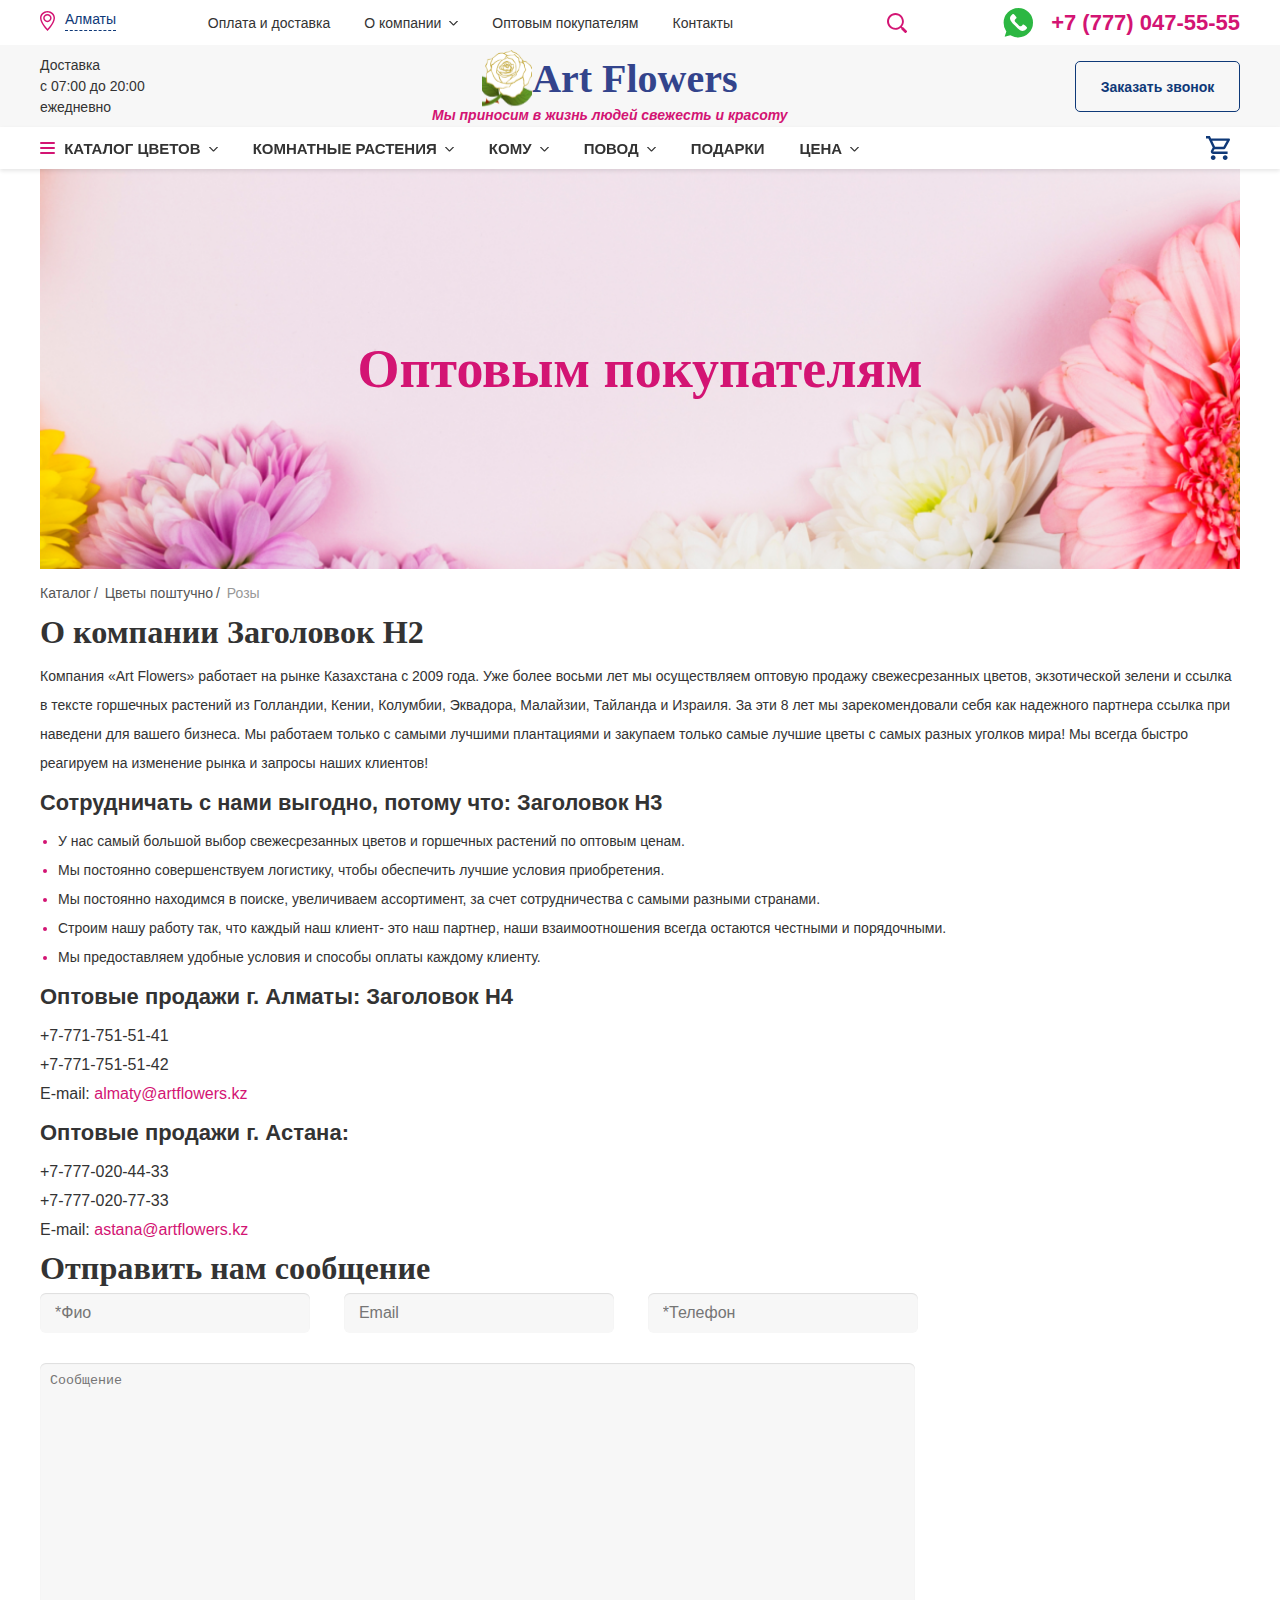
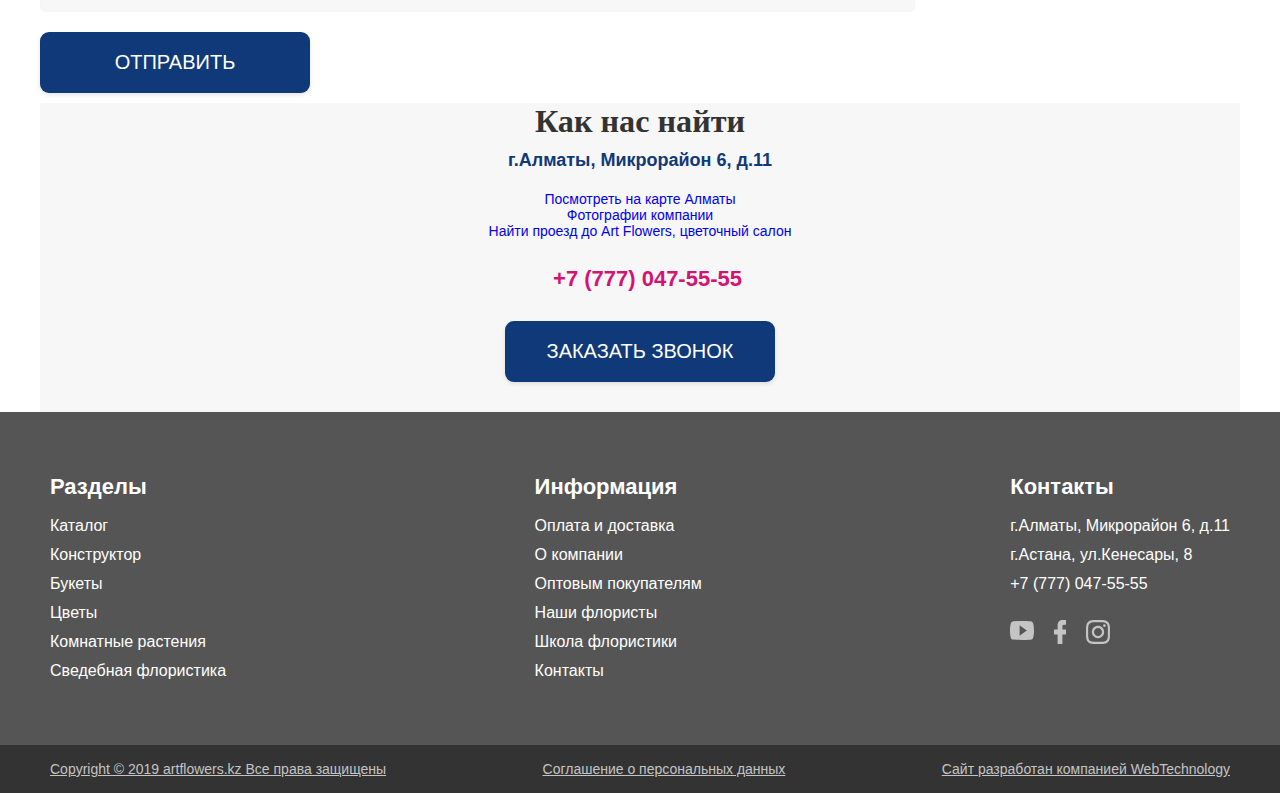
<file: opt.html>
<!DOCTYPE html>
<html lang="ru">
<head>
  <meta charset="UTF-8">
  <meta name="viewport" content="width=device-width, initial-scale=1.0, maximum-scale=1.0">
  <meta http-equiv="X-UA-Compatible" content="ie=edge">
  <title>Document</title>
  <link rel="stylesheet" href="css/slick.css">
  <link rel="stylesheet" href="css/slick-theme.css">
  <link rel="stylesheet" href="css/main.css">
  
</head>
<body>
    <div class="menu-mobile">
    
      <div class="menu-mobile-wrap">
        <div class="menu-mobile__item">
          <a href="card-product.html" class="main-menu__link">Каталог цветов</a>
          <div class="sub-menu">
            <div class="sub-menu__col">
              <a class="sub-menu__link" href="#">Розы</a>
              <a class="sub-menu__link" href="#">Хризантемы</a>
              <a class="sub-menu__link" href="#">Спрей розы</a>
              <a class="sub-menu__link" href="#">Каллы</a>
              <a class="sub-menu__link" href="#">Букеты из 101 розы</a>
              <a class="sub-menu__link" href="#">Букеты из 51 розы</a>
              <a class="sub-menu__link" href="#">Гортензия</a>
              <a class="sub-menu__link" href="#">Альстромерии</a>
            </div>
            <div class="sub-menu__col">
              <a class="sub-menu__link" href="#">Пионы</a>
              <a class="sub-menu__link" href="#">Гвоздики</a>
              <a class="sub-menu__link" href="#">Орхидеи</a>
              <a class="sub-menu__link" href="#">Тюльпаны</a>
              <a class="sub-menu__link" href="#">Лизиантусы</a>
              <a class="sub-menu__link" href="#">Фрезии</a>
              <a class="sub-menu__link" href="#">Пионовидные розы</a>
              <a class="sub-menu__link" href="#">Ромашки</a>
            </div>
            <div class="sub-menu__col">
              <a class="sub-menu__link" href="#">Лилии</a>
              <a class="sub-menu__link" href="#">Гиацинты</a>
              <a class="sub-menu__link" href="#">Герберы</a>
              <a class="sub-menu__link" href="#">Ирисы</a>
              <a class="sub-menu__link" href="#">Анемоны</a>
            </div>
          </div>
        </div>
  
        <div class="menu-mobile__item">            
          <a class="main-menu__link" href="#">Комнатные растения</a>
          <div class="sub-menu">
            <div class="sub-menu__col">
              <a class="sub-menu__link" href="#">Розы</a>
              <a class="sub-menu__link" href="#">Хризантемы</a>
              <a class="sub-menu__link" href="#">Спрей розы</a>
              <a class="sub-menu__link" href="#">Каллы</a>
              <a class="sub-menu__link" href="#">Букеты из 101 розы</a>
              <a class="sub-menu__link" href="#">Букеты из 51 розы</a>
              <a class="sub-menu__link" href="#">Гортензия</a>
              <a class="sub-menu__link" href="#">Альстромерии</a>
            </div>
            <div class="sub-menu__col">
              <a class="sub-menu__link" href="#">Пионы</a>
              <a class="sub-menu__link" href="#">Гвоздики</a>
              <a class="sub-menu__link" href="#">Орхидеи</a>
              <a class="sub-menu__link" href="#">Тюльпаны</a>
              <a class="sub-menu__link" href="#">Лизиантусы</a>
              <a class="sub-menu__link" href="#">Фрезии</a>
              <a class="sub-menu__link" href="#">Пионовидные розы</a>
              <a class="sub-menu__link" href="#">Ромашки</a>
            </div>
            <div class="sub-menu__col">
              <a class="sub-menu__link" href="#">Лилии</a>
              <a class="sub-menu__link" href="#">Гиацинты</a>
              <a class="sub-menu__link" href="#">Герберы</a>
              <a class="sub-menu__link" href="#">Ирисы</a>
              <a class="sub-menu__link" href="#">Анемоны</a>
            </div>
          </div>
        </div>
  
        <div class="menu-mobile__item">
          <a href="#" class="main-menu__link">Кому</a>
          <div class="sub-menu">
            <div class="sub-menu__col">
              <a class="sub-menu__link" href="#">Любимой</a>
              <a class="sub-menu__link" href="#">Бабушке</a>
              <a class="sub-menu__link" href="#">Дочери</a>
              <a class="sub-menu__link" href="#">Женщине</a>
              <a class="sub-menu__link" href="#">Коллеге</a>
              <a class="sub-menu__link" href="#">Маме</a>
              <a class="sub-menu__link" href="#">Руководителю</a>
              <a class="sub-menu__link" href="#">Сестре</a>
            </div>
          </div>
        </div>
  
        <div class="menu-mobile__item">
          <a href="#" class="main-menu__link">Повод</a>
          <div class="sub-menu">
            <div class="sub-menu__col">
              <a class="sub-menu__link" href="#">День рождения</a>
              <a class="sub-menu__link" href="#">Свидание</a>
              <a class="sub-menu__link" href="#">Выписка из роддома</a>
              <a class="sub-menu__link" href="#">Юбилей</a>
              <a class="sub-menu__link" href="#">Новый год</a>
              <a class="sub-menu__link" href="#">14 февраля</a>
              <a class="sub-menu__link" href="#">8 Марта</a>
              <a class="sub-menu__link" href="#">1 сентября</a>
            </div>
            <div class="sub-menu__col">
              <a class="sub-menu__link" href="#">День учителя</a>
            </div>
          </div>
        </div>
  
        <div class="menu-mobile__item">
          <a href="#" class="main-menu__link">Подарки</a>
        </div>
  
        <div class="menu-mobile__item">
          <a href="#" class="main-menu__link">Цена</a>
          <div class="sub-menu">
            <div class="sub-menu__col">
              <a class="sub-menu__link" href="#">до 10 000 тг.</a>
              <a class="sub-menu__link" href="#">от 10 000 тг. до 25 000 тг.</a>
              <a class="sub-menu__link" href="#">от 25 000 тг. до 35 000 тг.</a>
              <a class="sub-menu__link" href="#">от 35 000 тг. до 55 000 тг.</a>
              <a class="sub-menu__link" href="#">от 35 000 тг. до 55 000 тг.</a>
            </div>
          </div>
        </div>
      </div>
    </div>
    
<div class="content-page">
  <header>
    <div class="container">
      <div class="top-header">

        <div class="header-delivery top-header-item">
          <a class="header-city" href="#">
            <img src="img/icon/icon_location.svg" alt="">
            <span id="city">Алматы</span>
          </a>
        </div>

        <div class="top-menu top-header-item">
          <div class="top-menu__item">
            <a href="#">Оплата и доставка</a>
          </div>
          <div class="top-menu__item">
            <a href="#">О компании</a>
            <div class="sub-menu">
                <div class="sub-menu__col">
                  <a class="sub-menu__link" href="#">Наши флористы</a>
                  <a class="sub-menu__link" href="#">Разное</a>
                  <a class="sub-menu__link" href="#">Полезное</a>
                </div>
              </div>
          </div>
          <div class="top-menu__item">
            <a href="#">Оптовым покупателям</a>
          </div>

          <div class="top-menu__item">
            <a href="#">Контакты</a>
          </div>
        </div>

        <div class="search-form top-header-item">
          <img class="search-form-icon" src="img/icon/icon_search.svg" alt="search">
          <div class="search-form-item">
            <input class="search-form-input" type="text" placeholder="поиск...">
            <span class="search-form-close">x</span>
          </div>
        </div>

        <div class="header-phones top-header-item">
          <a class="header-whatsapp" href="/">
          <img src="img/icon/Icon_WhatsUp.svg" alt="whatsaap">
          </a>
          <a class="header-phones__number" href="tel:+777704755555">+7 (777) 047-55-55</a>
        </div>

      </div>
      <!-- top header end -->
    </div>

    <div class="midle-header-wrap">
      <div class="container">
        <div class="midle-header">

          <div class="time-delivery">
            Доставка <br>
            с 07:00 до 20:00 <br>
            ежедневно
          </div>

          <div class="header-logo">
            <a class="header-logo__item" href="#">
              <img src="img/icon/icon_flower.svg" alt="Art Flowers">
              <h1>Art Flowers</h1>
            </a> 
            <span class="header-tagline">Мы приносим в жизнь людей свежесть и красоту</span> 
          </div>         

          <a class="button-callback" href="">Заказать звонок</a>
        </div>
        <!-- midle-header -->
      </div>
    </div>

  </header>
        
  <section class="sticky-menu">
      <div class="container">
        <div class="bottom-header">         
          <img class="burger-menu" src="img/icon/icon_burger.svg" alt=""> 
          <nav class="main-menu">
            <div class="main-menu__item">
              <img src="img/icon/icon_burger.svg" alt="">
              <a href="card-product.html" class="main-menu__link">Каталог цветов</a>
              <div class="sub-menu">
                  <div class="sub-menu__col">
                    <a class="sub-menu__link" href="#">Розы</a>
                    <a class="sub-menu__link" href="#">Хризантемы</a>
                    <a class="sub-menu__link" href="#">Спрей розы</a>
                    <a class="sub-menu__link" href="#">Каллы</a>
                    <a class="sub-menu__link" href="#">Букеты из 101 розы</a>
                    <a class="sub-menu__link" href="#">Букеты из 51 розы</a>
                    <a class="sub-menu__link" href="#">Гортензия</a>
                    <a class="sub-menu__link" href="#">Альстромерии</a>
                  </div>
                  <div class="sub-menu__col">
                    <a class="sub-menu__link" href="#">Пионы</a>
                    <a class="sub-menu__link" href="#">Гвоздики</a>
                    <a class="sub-menu__link" href="#">Орхидеи</a>
                    <a class="sub-menu__link" href="#">Тюльпаны</a>
                    <a class="sub-menu__link" href="#">Лизиантусы</a>
                    <a class="sub-menu__link" href="#">Фрезии</a>
                    <a class="sub-menu__link" href="#">Пионовидные розы</a>
                    <a class="sub-menu__link" href="#">Ромашки</a>
                  </div>
                  <div class="sub-menu__col">
                    <a class="sub-menu__link" href="#">Лилии</a>
                    <a class="sub-menu__link" href="#">Гиацинты</a>
                    <a class="sub-menu__link" href="#">Герберы</a>
                    <a class="sub-menu__link" href="#">Ирисы</a>
                    <a class="sub-menu__link" href="#">Анемоны</a>
                  </div>
                </div>
            </div>
  
            <div class="main-menu__item">            
              <a class="main-menu__link" href="#">Комнатные растения</a>
              <div class="sub-menu">
                <div class="sub-menu__col">
                  <a class="sub-menu__link" href="#">Розы</a>
                  <a class="sub-menu__link" href="#">Хризантемы</a>
                  <a class="sub-menu__link" href="#">Спрей розы</a>
                  <a class="sub-menu__link" href="#">Каллы</a>
                  <a class="sub-menu__link" href="#">Букеты из 101 розы</a>
                  <a class="sub-menu__link" href="#">Букеты из 51 розы</a>
                  <a class="sub-menu__link" href="#">Гортензия</a>
                  <a class="sub-menu__link" href="#">Альстромерии</a>
                </div>
                <div class="sub-menu__col">
                  <a class="sub-menu__link" href="#">Пионы</a>
                  <a class="sub-menu__link" href="#">Гвоздики</a>
                  <a class="sub-menu__link" href="#">Орхидеи</a>
                  <a class="sub-menu__link" href="#">Тюльпаны</a>
                  <a class="sub-menu__link" href="#">Лизиантусы</a>
                  <a class="sub-menu__link" href="#">Фрезии</a>
                  <a class="sub-menu__link" href="#">Пионовидные розы</a>
                  <a class="sub-menu__link" href="#">Ромашки</a>
                </div>
                <div class="sub-menu__col">
                  <a class="sub-menu__link" href="#">Лилии</a>
                  <a class="sub-menu__link" href="#">Гиацинты</a>
                  <a class="sub-menu__link" href="#">Герберы</a>
                  <a class="sub-menu__link" href="#">Ирисы</a>
                  <a class="sub-menu__link" href="#">Анемоны</a>
                </div>
              </div>
            </div>
  
            <div class="main-menu__item">
              <a href="#" class="main-menu__link">Кому</a>
              <div class="sub-menu">
                <div class="sub-menu__col">
                  <a class="sub-menu__link" href="#">Любимой</a>
                  <a class="sub-menu__link" href="#">Бабушке</a>
                  <a class="sub-menu__link" href="#">Дочери</a>
                  <a class="sub-menu__link" href="#">Женщине</a>
                  <a class="sub-menu__link" href="#">Коллеге</a>
                  <a class="sub-menu__link" href="#">Маме</a>
                  <a class="sub-menu__link" href="#">Руководителю</a>
                  <a class="sub-menu__link" href="#">Сестре</a>
                </div>
              </div>
            </div>
  
            <div class="main-menu__item">
              <a href="#" class="main-menu__link">Повод</a>
              <div class="sub-menu">
                <div class="sub-menu__col">
                  <a class="sub-menu__link" href="#">День рождения</a>
                  <a class="sub-menu__link" href="#">Свидание</a>
                  <a class="sub-menu__link" href="#">Выписка из роддома</a>
                  <a class="sub-menu__link" href="#">Юбилей</a>
                  <a class="sub-menu__link" href="#">Новый год</a>
                  <a class="sub-menu__link" href="#">14 февраля</a>
                  <a class="sub-menu__link" href="#">8 Марта</a>
                  <a class="sub-menu__link" href="#">1 сентября</a>
                </div>
                <div class="sub-menu__col">
                  <a class="sub-menu__link" href="#">День учителя</a>
                </div>
              </div>
            </div>
  
            <div class="main-menu__item">
              <a href="#" class="main-menu__link">Подарки</a>
            </div>
  
            <div class="main-menu__item">
              <a href="#" class="main-menu__link">Цена</a>
              <div class="sub-menu">
                <div class="sub-menu__col">
                  <a class="sub-menu__link" href="#">до 10 000 тг.</a>
                  <a class="sub-menu__link" href="#">от 10 000 тг. до 25 000 тг.</a>
                  <a class="sub-menu__link" href="#">от 25 000 тг. до 35 000 тг.</a>
                  <a class="sub-menu__link" href="#">от 35 000 тг. до 55 000 тг.</a>
                  <a class="sub-menu__link" href="#">от 35 000 тг. до 55 000 тг.</a>
                </div>
              </div>
            </div>
          </nav>
          <!-- menu-end -->
  
          <a  class="header-cart" href="basket.html">
            <svg width="30" height="30" viewBox="0 0 30 30" fill="none" xmlns="http://www.w3.org/2000/svg">
              <path id="basket" clip-rule="evenodd" d="M24.4409 14.955C23.9311 15.885 22.9415 16.5 21.8169 16.5H10.646L8.99666 19.5H26.99V22.5H8.99666C6.71751 22.5 5.27804 20.055 6.37263 18.045L8.39688 14.385L2.99889 3H0V0H4.90318L6.31266 3H28.5044C29.644 3 30.3637 4.23 29.8089 5.22L24.4409 14.955ZM25.9553 6H7.73706L11.2907 13.5H21.8168L25.9553 6ZM8.99647 24C7.34708 24 6.01257 25.35 6.01257 27C6.01257 28.65 7.34708 30 8.99647 30C10.6459 30 11.9954 28.65 11.9954 27C11.9954 25.35 10.6459 24 8.99647 24ZM21.0071 27C21.0071 25.35 22.3416 24 23.991 24C25.6404 24 26.9899 25.35 26.9899 27C26.9899 28.65 25.6404 30 23.991 30C22.3416 30 21.0071 28.65 21.0071 27Z" />
            </svg>
            <div class="basket-count hide"></div>
          </a>
        </div>
          <!-- bottom-header -->
      </div>
  </section>
<!-- header-end -->
  
 <section class="opt">
   <div class="container">

      <div class="opt__banner">
        <h2>Оптовым покупателям </h2>
      </div><!-- banner end-->

      <div class="bread-crumbs">
        <a class="bread-crumbs__item" href="#">Каталог</a>
        <a class="bread-crumbs__item" href="#">Цветы поштучно</a>
        <a class="bread-crumbs__item" href="#">Розы</a>
      </div>
      <!-- bread-crumbs end  -->
      
      <h2 class="block-header">
        О компании Заголовок H2
      </h2>

      <p>
        Компания «Art Flowers» работает на рынке Казахстана с 2009 года. Уже более восьми лет мы осуществляем оптовую продажу свежесрезанных цветов, экзотической зелени и ссылка в тексте горшечных растений из Голландии, Кении, Колумбии, Эквадора, Малайзии, Тайланда и Израиля.
        За эти 8 лет мы зарекомендовали себя как надежного партнера ссылка при наведени для вашего бизнеса.
        Мы работаем только с самыми лучшими  плантациями и закупаем только самые лучшие цветы с самых разных уголков мира!
        Мы всегда быстро реагируем на изменение рынка и запросы наших клиентов!
      </p>

      <h3>Сотрудничать с нами выгодно, потому что: Заголовок H3</h3>

      <ul class="opt__list">
        <li>
          <span>У нас самый большой выбор свежесрезанных цветов и горшечных растений по оптовым ценам.</span>
        </li>
        <li>
          <span>Мы постоянно совершенствуем логистику, чтобы обеспечить лучшие условия приобретения.</span>
        </li>
        <li>
          <span>Мы постоянно находимся в поиске, увеличиваем ассортимент, за счет сотрудничества с самыми разными странами.</span>
        </li>
        <li>
          <span>Строим нашу работу так, что каждый наш клиент- это наш партнер, наши взаимоотношения всегда остаются честными и порядочными.</span>
        </li>
        <li>
          <span>Мы предоставляем удобные условия и способы оплаты каждому клиенту.</span>
        </li>
      </ul>

      <h4>Оптовые продажи г. Алматы: Заголовок H4</h4>

      <div class="opt__contact">
        <a class="opt__contact_item" href="tel:+77717515141">+7-771-751-51-41</a> 
        <a class="opt__contact_item" href="tel:+77717515142">+7-771-751-51-42</a>
        <a class="opt__contact_item" href="mailto:almaty@artflowers.kz">E-mail: <span>almaty@artflowers.kz</span></a>
      </div>

      <h4>Оптовые продажи г. Астана:</h4>

      <div class="opt__contact">
        <a class="opt__contact_item" href="tel:+77770204433">+7-777-020-44-33</a>
        <a class="opt__contact_item" href="tel:+77770207733">+7-777-020-77-33</a>
        <a class="opt__contact_item" href="mailto:almaty@artflowers.kz">E-mail: <span>astana@artflowers.kz</span></a>
      </div>

      <form class="opt__form">
        <h4 class="block-header">Отправить нам сообщение</h4>

        <div class="opt__form_wrap_input">
          <input class="opt__form_item" required type="text" placeholder="*Фио">
          <input class="opt__form_item" type="text" placeholder="Email">
          <input class="opt__form_item" required type="text" placeholder="*Телефон">
        </div>

        <textarea class="opt__form_item textarea" placeholder="Сообщение"></textarea >

        <button class="buttom-normal" type="submit">Отправить</button>
      </form>
   </div>
 </section>

  <section>
    <div class="container location">
        <h2 class="block-header">
          Как нас найти
        </h2>

        <a class="location__addres" href="">г.Алматы, Микрорайон 6, д.11</a>

        <div class="location__map">
          <a class="dg-widget-link" href="http://2gis.kz/almaty/firm/70000001035999862/center/76.85367822647096,43.221314825150095/zoom/16?utm_medium=widget-source&utm_campaign=firmsonmap&utm_source=bigMap">Посмотреть на карте Алматы</a><div class="dg-widget-link"><a href="http://2gis.kz/almaty/firm/70000001035999862/photos/70000001035999862/center/76.85367822647096,43.221314825150095/zoom/17?utm_medium=widget-source&utm_campaign=firmsonmap&utm_source=photos">Фотографии компании</a></div><div class="dg-widget-link"><a href="http://2gis.kz/almaty/center/76.853671,43.220731/zoom/16/routeTab/rsType/bus/to/76.853671,43.220731╎Art Flowers, цветочный салон?utm_medium=widget-source&utm_campaign=firmsonmap&utm_source=route">Найти проезд до Art Flowers, цветочный салон</a></div><script charset="utf-8" src="https://widgets.2gis.com/js/DGWidgetLoader.js"></script><script charset="utf-8">new DGWidgetLoader({"width":600,"height":400,"borderColor":"#a3a3a3","pos":{"lat":43.221314825150095,"lon":76.85367822647096,"zoom":16},"opt":{"city":"almaty"},"org":[{"id":"70000001035999862"}]});</script><noscript style="color:#c00;font-size:16px;font-weight:bold;">Виджет карты использует JavaScript. Включите его в настройках вашего браузера.</noscript>
        </div>

        <div class="header-phones">
          <a class="header-phones__number" href="tel:+777704755555">+7 (777) 047-55-55</a>
        </div>

        <button class="buttom-normal">Заказать звонок</button>
    </div>
  </section>
  <!-- location end -->

  <footer class="footer">

    <div class="container">
      
      <ul class="footer__col">
        <li class="footer__col_title">Разделы</li>
        <li><a href="#">Каталог</a></li>
        <li><a href="#">Конструктор</a></li>
        <li><a href="#">Букеты</a></li>
        <li><a href="#">Цветы</a></li>
        <li><a href="#">Комнатные растения</a></li>
        <li><a href="#">Сведебная флористика</a></li>
      </ul>

      <ul class="footer__col">
        <li class="footer__col_title">Информация</li>
        <li><a href="#">Оплата и доставка</a></li>
        <li><a href="#">О компании</a></li>
        <li><a href="#">Оптовым покупателям</a></li>
        <li><a href="#">Наши флористы</a></li>
        <li><a href="#">Школа флористики</a></li>
        <li><a href="#">Контакты</a></li>
      </ul>

      <ul class="footer__col">
        <li class="footer__col_title">Контакты</li>
        <li><a href="#">г.Алматы, Микрорайон 6, д.11</a></li>
        <li><a href="#">г.Астана, ул.Кенесары, 8</a></li>
        <li><a href="tel:+777704755555">+7 (777) 047-55-55</a></li>
        <div class="footer__col_social">
          <li>
            <a class="footer__col_social_item" href="#">
              <img src="img/icon/youtube.svg" alt="">
            </a>
          </li>
          <li>
            <a class="footer__col_social_item" href="#">
              <img src="img/icon/facebook.svg" alt="">
            </a>
          </li>
          <li>
            <a class="footer__col_social_item" href="#">
              <img src="img/icon/insta.svg" alt="instagram-flowers">
            </a>
          </li>
        </div>
      </ul>
      
    </div>
    
    <div class="footer-bot">
      <div class="container">
        <a href="#" class="footer-bot__item">
          Copyright © 2019 artflowers.kz Все права защищены
        </a>
        <a href="#" class="footer-bot__item">
          Соглашение о персональных данных
        </a>
        <a href="#" class="footer-bot__item">
          Сайт разработан компанией WebTechnology
        </a>
      </div>
    </div>

  </footer>
  <!-- footer end -->
  <div class="modal-select-city hide">
      <span>Выберите город доставки</span>
      <div class="modal-checkbox">
        <div class="check-box-wrap">
            <input type="checkbox" class="checkbox" id="checkbox-city-1" />
            <label for="checkbox-city-1">Алматы</label>
          </div>
          <div class="check-box-wrap">
            <input type="checkbox" class="checkbox" id="checkbox-city-2" />
            <label for="checkbox-city-2">Нур-Султан(Астана)</label>
          </div>
      </div>
  </div>
  <div class="modal-buy-wrap hide">
    <form class="modal-buy">
      <div class="modal-buy-item">
        <span class="modal-buy-title">
            Купить <br>
            в один клик
        </span>

        <span class="modal-buy-text">
          Оставьте ваш номер телефона и мы перезвоним Вам  в самое ближайшее время
        </span>

        <input class="modal-buy-input" type="" name="" id="" placeholder="Ваш номер телефона">
        <button class="button-normal modal-buy-button">Заказать</button>
      </div>
      <div class="modal-buy-item">
        <img class="modal-buy-img" src="img/modal-img.jpg" alt="букет-роз">
      <span class="modal-buy-name-product">Сладостная музыка</span>
      <span class="card-product__cost_item modal-buy-cost">40 000 &#x20b8;</span>
      </div>
      <div class="modal-buy-close">X</div>
    </form>
  </div>
  <div class="modal-overlay hide"></div>
  <div class="menu-overlay hide"></div>
  <a href="#top" class="page-top">↑</a>
  </div>
    
  <script src="js/jquery-3.3.1.min.js"></script>
  <script src="slick/slick.min.js"></script>
  <script src="js/main.js"></script>
</body>
</html>
</file>
<file: css/main.css>
@import "../fonts/font.css";
html {
  scroll-behavior: smooth;
  font-size: 14px;
}
body {
  color: #333333;
  font-family: 'Open Sans', sans-serif;
  font-size: 14px;
  overflow-x: hidden;
}
* {
  margin: 0;
  padding: 0;
  box-sizing: border-box;
}
a,
a:hover,
ul,
li {
  text-decoration: none;
  list-style-type: none;
}
p a {
  color: #D31473;
}
p a:hover {
  text-decoration: underline;
}
button {
  border: 0;
}
input {
  font-size: 16px;
}
input:active,
:hover,
:focus,
select:active,
:hover,
:focus,
option:active,
:hover,
:focus {
  outline: 0;
  outline-offset: 0;
}
input::-webkit-outer-spin-button,
input::-webkit-inner-spin-button {
  /* display: none; <- Crashes Chrome on hover */
  -webkit-appearance: none;
  margin: 0;
  /* <-- Apparently some margin are still there even though it's hidden */
}
textarea {
  padding: 0;
  resize: none;
}
h1 {
  font-size: 2.8571rem;
}
h2 {
  font-size: 3.8571rem;
}
h3 {
  font-size: 1.557rem;
}
h4 {
  font-size: 1.571rem;
}
.container {
  width: 1200px;
  margin: 0 auto;
}
.block-header {
  margin-bottom: 15px;
  font-family: Book Antiqua;
  font-style: normal;
  font-weight: bold;
  font-size: 2.3rem;
  text-align: center;
}
.buttom-normal {
  width: 270px;
  margin: 0 auto;
  padding: 19px 0;
  font-size: 1.4286rem;
  text-align: center;
  text-transform: uppercase;
  color: #fff;
  background: #D31473;
  border-radius: 9px;
  box-shadow: 0px 2px 4px rgba(0, 0, 0, 0.1);
  cursor: pointer;
}
.timer {
  display: flex;
  flex-direction: column;
  align-items: center;
}
.timer__title {
  margin: 0 auto;
  font-weight: bold;
  font-size: 15px;
  color: #D31473;
}
.timer__counter {
  display: flex;
  font-size: 23px;
}
.timer__item {
  display: flex;
  flex-direction: column;
  justify-content: center;
  margin: 0 9px;
  color: #0F3978;
  text-align: center;
}
.timer__item_description {
  text-transform: lowercase;
  color: #333;
  font-size: 9px;
}
.bread-crumbs {
  margin: 10px 0;
}
.bread-crumbs__item {
  color: #555555;
}
.bread-crumbs__item:after {
  padding: 0 3px;
  content: '/';
}
.bread-crumbs__item:last-child {
  color: #989898;
}
.bread-crumbs__item:last-child:after {
  content: '';
}
/* header */
.sticky-menu {
  position: sticky;
  position: -webkit-sticky;
  top: 0;
  z-index: 99;
  background: #fff;
  box-shadow: 0px 2px 4px rgba(0, 0, 0, 0.1);
}
.top-header {
  display: flex;
  height: 45px;
  justify-content: space-between;
  align-content: center;
}
.top-header-item {
  display: flex;
  align-items: center;
  text-align: center;
}
.header-delivery {
  margin-bottom: 9px;
}
.header-city {
  display: flex;
  margin-bottom: -5px;
}
.header-city span {
  color: #0F3978;
  margin-left: 10px;
  border-bottom: 1px dashed #0F3978;
}
.top-menu {
  width: 588px;
}
.top-menu__item {
  position: relative;
  display: block;
  margin-right: 34px;
}
.top-menu__item:nth-child(2):after {
  display: inline-block;
  vertical-align: middle;
  width: 9px;
  height: 5px;
  margin-left: 4px;
  content: ' ';
  background: url(../img/icon/icon_arrow.svg) no-repeat center;
}
.top-menu__item a {
  color: #333;
}
.top-menu__item:hover {
  color: #D31473;
  transition: 0.5s;
}
.top-menu__item:hover .sub-menu {
  display: flex;
  position: absolute;
  padding: 20px;
  text-align: left;
  box-shadow: 0px 2px 4px rgba(0, 0, 0, 0.1);
}
.search-form {
  cursor: pointer;
}
.search-form-item {
  position: relative;
  display: none;
}
.search-form-input {
  padding: 5px 10px;
  border: none;
  border-bottom: 1px solid #D31473;
}
.search-form-close {
  position: absolute;
  top: 3px;
  right: 10px;
  display: block;
  padding: 0 5px;
  font-weight: bold;
  color: #D31473;
  cursor: pointer;
}
.header-phones {
  line-height: 1px;
}
.header-phones__number {
  margin-left: 15px;
  font-weight: bold;
  font-size: 1.5714rem;
  color: #D31473;
}
.midle-header {
  display: flex;
  justify-content: space-between;
  align-items: center;
  height: 82px;
}
.midle-header-wrap {
  background: #F7F7F7;
}
.time-delivery {
  line-height: 21px;
}
.header-logo {
  text-align: center;
}
.header-logo__item {
  display: flex;
  justify-content: center;
  font-family: Book Antiqua;
  font-weight: bold;
  font-size: 2.8571rem;
  color: #33448C;
}
.header-logo__item h1 {
  line-height: 57px;
}
.header-tagline {
  font-style: italic;
  font-weight: bold;
  text-align: center;
  color: #D31473;
}
.button-callback {
  width: 165px;
  height: 51px;
  font-size: 1.003rem;
  font-weight: bold;
  text-align: center;
  line-height: 51px;
  color: #0F3978;
  border: 1px solid #0F3978;
  border-radius: 5px;
}
.button-callback:hover {
  color: #fff;
  background: #0F3978;
  transition: 0.7s;
}
.bottom-header {
  display: flex;
  justify-content: space-between;
  align-items: center;
}
.burger-menu {
  display: none;
}
.main-menu {
  display: flex;
  align-items: center;
  height: 42px;
  font-weight: 600;
  font-size: 1.071rem;
}
.main-menu__item {
  position: relative;
  display: block;
  margin-right: 35px;
  text-transform: uppercase;
}
.main-menu__item:hover > a {
  color: #D31473;
  transition: 0.5s;
}
.main-menu__item a {
  color: #333333;
}
.main-menu__item:hover > .sub-menu {
  position: absolute;
  top: 100%;
  display: flex;
  text-transform: initial;
  font-weight: normal;
  box-shadow: 0px 2px 4px rgba(0, 0, 0, 0.1);
}
.main-menu__item:after {
  display: inline-block;
  vertical-align: middle;
  width: 9px;
  height: 5px;
  margin-left: 4px;
  content: ' ';
  background: url('../img/icon/icon_arrow.svg') no-repeat center;
}
.main-menu__item:first-child img {
  margin-right: 5px;
}
.main-menu__item:nth-child(5):after {
  content: none;
}
.header-cart {
  position: relative;
  display: flex;
  align-items: center;
}
.header-cart svg {
  width: 24px;
  margin-right: 10px;
  fill: #0F3978;
}
.header-cart span {
  font-size: 14px;
  font-weight: bold;
}
.basket-count {
  position: absolute;
  top: 11px;
  left: -16px;
  width: 24px;
  height: 24px;
  text-align: center;
  line-height: 24px;
  border-radius: 50%;
  background: #D31473;
  color: #fff;
}
.sub-menu {
  display: none;
  padding: 40px;
  background: #fff;
  border-radius: 9px;
}
.sub-menu__col {
  display: flex;
  flex-direction: column;
  margin-right: 50px;
}
.sub-menu__link {
  margin-bottom: 1.214rem;
  white-space: nowrap;
}
.sub-menu__link:hover {
  color: #D31473;
  transition: 0.7s;
}
.wrap-main-slider {
  position: relative;
}
.wrap-main-slider .main-slider-l {
  position: absolute;
  top: 50%;
  left: 0;
  width: 40px;
  height: 40px;
  background: url('../img/icon/arrow-slider-left.svg') no-repeat center;
  transform: translateY(-50%);
  cursor: pointer;
}
.wrap-main-slider .main-slider-r {
  position: absolute;
  top: 50%;
  right: 0;
  width: 40px;
  height: 40px;
  background: url('../img/icon/arrow-slider-right.svg') no-repeat center;
  transform: translateY(-50%);
  cursor: pointer;
}
.main-slider {
  position: relative;
  max-width: 100%;
  margin-bottom: 20px;
  overflow: hidden;
}
.main-slider__banner {
  position: absolute;
  top: 0;
  right: 0;
  z-index: 1;
  display: flex;
  font-size: 0.9286rem;
}
.main-slider__banner_item {
  max-width: 242px;
  margin-right: 15px;
  padding: 10px;
  border-radius: 0 0 9px 9px;
  background-color: rgba(5, 5, 5, 0.2);
  color: #fff;
}
.main-slider__item {
  position: relative;
}
.main-slider__item img {
  width: 100%;
}
.main-slider__text {
  position: absolute;
  top: 20%;
  left: 5%;
  color: #ffffff;
  font-weight: bold;
  font-size: 3.35rem;
}
.main-slider__text span {
  font-size: 1.514rem;
  font-weight: normal;
}
.main-slider .slick-dots {
  position: absolute;
  bottom: 10px;
  left: 50%;
  display: flex;
}
.main-slider .slick-dots li {
  width: 12px;
  height: 12px;
  background: inherit;
  border: 1px solid #FFFFFF;
  border-radius: 2px;
}
.main-slider .slick-dots li.slick-active {
  background: #fff;
}
.banners img {
  width: 100%;
  height: calc(99% - 1px);
}
.banners-item {
  position: relative;
  margin-left: 30px;
}
.banners-item:hover .banners-item_bg {
  opacity: 0.7;
  transition: 0.7s;
}
.banners-item:hover .banners-item_bg_text {
  opacity: 1;
  transition: 0.7s;
}
.banners-item_bg {
  position: absolute;
  top: 0;
  left: 0;
  width: 100%;
  height: 98%;
  background: #D31473;
  opacity: 0;
  border-radius: 9px;
}
.banners-item_bg_text {
  position: absolute;
  z-index: 23;
  top: 17%;
  padding: 0 20px;
  font-size: 1.3rem;
  font-weight: 600;
  line-height: 1.7rem;
  color: #fff;
  opacity: 0;
}
.banners-item__text {
  position: relative;
  z-index: 1;
  height: 50px;
  font-size: 26px;
  color: #fff;
}
.banners-item__text span {
  position: relative;
  z-index: 1;
  vertical-align: middle;
}
.banners-item__text:after {
  position: absolute;
  bottom: 0;
  left: 0;
  width: 100%;
  height: 50px;
  background: #97B3DD;
  opacity: 0.5;
  content: '';
}
.first-banner .banners-item__text {
  position: absolute;
  bottom: 7px;
  width: 100%;
}
.first-banner .banners-item_bg {
  height: 98%;
}
.first-banner .banners-item_bg_text {
  left: 0;
}
.banners {
  display: grid;
  grid-template-columns: 1.4fr 1fr 1fr;
  grid-template-rows: 1fr 1fr;
}
.banners .first-banner {
  grid-row-start: 1;
  grid-row-end: 4;
  margin-right: 10px;
}
.banners-item {
  margin: 10px 0;
}
.banners-item:nth-child(2) {
  grid-column-start: 2 ;
  grid-column-end: 4;
}
.banners-item:nth-child(3) {
  grid-column-start: 2 ;
  grid-column-end: 3;
  margin-right: 10px;
}
.banners-item:nth-child(4) {
  grid-column-start: 3;
  grid-column-end: 4;
}
.separator {
  display: block;
  margin: 50px auto;
  text-align: center;
}
.catalog {
  display: flex;
  flex-direction: column;
  margin-bottom: 5px;
}
.catalog-menu {
  display: flex;
  justify-content: center;
  margin-bottom: 30px;
}
.catalog-menu__item {
  margin-left: 44px;
  font-size: 16px;
}
.catalog-menu__item:first-child {
  margin-left: 0;
}
.catalog-menu__item:hover {
  color: #D31473;
}
.catalog-menu > .active {
  color: #D31473;
}
.catalog-items {
  display: flex;
  justify-content: space-between;
  flex-wrap: wrap;
  margin: 0 -15px;
}
.catalog-items__all,
.catalog-items__action {
  display: flex;
  flex-wrap: wrap;
}
.card-product {
  width: 22%;
  margin: 0 15px 20px 15px;
  font-size: 1.2857rem;
  text-align: center;
  border-radius: 9px;
  box-shadow: 0px 2px 4px rgba(0, 0, 0, 0.1);
}
.card-product__img {
  position: relative;
  overflow: hidden;
}
.card-product__img img {
  width: 100%;
}
.card-product__img_text {
  position: absolute;
  top: 0;
  left: 0;
  z-index: 1;
  padding: 31px;
  transition: 1s;
  opacity: 0;
}
.card-product__img_bg {
  position: absolute;
  top: 0;
  left: 0;
  width: 100%;
  min-height: 100%;
  background: #fff;
  opacity: 0;
}
.card-product__img:hover .card-product__img_text {
  transition: 1s;
  opacity: 1;
}
.card-product__img:hover .card-product__img_bg {
  transition: 1s;
  opacity: 0.8;
}
.card-product__action {
  position: absolute;
  top: 0;
  right: 0;
  padding: 8px;
  font-size: 1rem;
  color: #fff;
  border-radius: 9px;
  background: #EA8682;
}
.card-product__action.day {
  background: #D797DD;
}
.card-product__title {
  height: 66px;
  margin-bottom: 5px;
  padding: 0 5px;
  font-weight: normal;
  word-wrap: break-word;
  overflow: hidden;
}
.card-product__cost {
  margin-bottom: 5px;
}
.card-product__cost_item {
  color: #0F3978;
}
.card-product__cost_item:first-child {
  color: #EA8682;
  text-decoration: line-through;
}
.card-product__link {
  color: #555;
  font-size: 1.0714rem;
  text-decoration-line: underline;
}
.card-product__timer {
  margin-top: 10px;
}
.card-product__button {
  width: 230px;
  margin: 15px auto 18px auto;
  padding: 10px 0;
  line-height: 35px;
  color: #fff;
  background: #D31473;
  box-shadow: 0px 2px 4px rgba(0, 0, 0, 0.1);
  border-radius: 9px;
  cursor: pointer;
}
.card-product__button svg {
  width: 20px;
  height: 20px;
  vertical-align: middle;
  fill: #fff;
}
.middle-action {
  display: flex;
  flex-grow: 1;
  margin: 0 15px 20px 15px;
  background: #F7F7F7;
  border-radius: 9px;
}
.middle-action .timer {
  align-self: center;
  flex: 3;
}
.middle-action .timer__title {
  font-size: 34px;
}
.middle-action .timer__item {
  font-size: 50px;
}
.middle-action .timer__item_description {
  font-size: 16px;
}
.middle-action .timer__counter > span {
  margin-top: 4%;
  font-size: 30px;
}
.middle-action__description {
  display: flex;
  flex-direction: column;
  max-width: 255px;
  margin-left: 30px;
}
.middle-action__description span {
  padding-bottom: 37px;
  line-height: 21px;
  color: #555555;
}
.middle-action__title {
  padding: 30px 0px;
  font-size: 1.2857rem;
  text-align: center;
}
.middle-action__button {
  width: 200px;
  margin: 0 auto;
  padding: 13px;
  text-align: center;
  text-transform: uppercase;
  font-weight: bold;
  color: #fff;
  background: #D31473;
  box-shadow: 0px 2px 4px rgba(0, 0, 0, 0.1);
  border-radius: 9px;
}
.wrap-review {
  margin: 15px auto;
  background: url('../img/review-bg.jpg') no-repeat center;
}
.wrap-review .block-header {
  margin-bottom: 0;
  padding: 30px 0;
  color: #fff;
}
.wrap-review .slider-review {
  position: relative;
  max-width: 830px;
  margin: 0 auto;
  border-radius: 9px;
  background: rgba(255, 255, 255, 0.6);
}
.wrap-review .slider-review__item {
  margin-bottom: 30px;
  padding: 50px 30px;
}
.wrap-review .slider-review__item_top {
  clear: both;
  margin-bottom: 20px;
}
.wrap-review .slider-review__item_bot {
  font-style: italic;
  font-size: 1.2857rem;
  line-height: 29px;
}
.wrap-review .slider-review__name {
  font-weight: bold;
  font-size: 1.4286rem;
}
.wrap-review .slider-review__data {
  float: right;
  color: #989898;
}
.wrap-slider-review {
  position: relative;
}
.wrap-slider-review .feedback-l {
  position: absolute;
  top: 50%;
  left: 100px;
  width: 40px;
  height: 40px;
  background: url('../img/icon/arrow-slider-left.svg') no-repeat center;
  transform: translateY(-50%);
  cursor: pointer;
}
.wrap-slider-review .feedback-r {
  position: absolute;
  top: 50%;
  right: 100px;
  width: 40px;
  height: 40px;
  background: url('../img/icon/arrow-slider-right.svg') no-repeat center;
  transform: translateY(-50%);
  cursor: pointer;
}
.review-button {
  display: block;
  max-width: 830px;
  margin: 0 auto;
  padding-bottom: 60px;
  font-style: italic;
  font-size: 1.2857rem;
  text-align: right;
  color: #fff;
  text-decoration: underline;
}
.about-company__description {
  font-size: 1.143rem;
  line-height: 29px;
  text-align: center;
}
.about-company__description p {
  padding-bottom: 30px;
  text-align: left;
}
.about-company__link {
  color: #0F3978;
  font-size: 1.286rem;
  font-style: italic;
  text-decoration: underline;
}
.about-company__video {
  max-width: 701px;
  height: 393px;
  margin: 30px auto;
}
.block-header.trust {
  margin-bottom: 0;
}
.slider-trust {
  max-width: 1010px;
  margin: 0 auto;
}
.slider-trust .slick-track {
  display: flex;
  align-items: center;
}
.slider-trust-wrap {
  position: relative;
}
.slider-trust-wrap .arrow-slider-left {
  position: absolute;
  top: 50%;
  left: 0;
  width: 40px;
  height: 40px;
  background: url('../img/icon/arrow-slider-trust-left.svg') no-repeat center;
  transform: translateY(-50%);
  cursor: pointer;
}
.slider-trust-wrap .arrow-slider-right {
  position: absolute;
  top: 50%;
  right: 0;
  width: 40px;
  height: 40px;
  background: url('../img/icon/arrow-slider-trust-right.svg') no-repeat center;
  transform: translateY(-50%);
  cursor: pointer;
}
.slider-trust__item.slick-slide {
  display: flex;
  justify-content: center;
}
.subscribe {
  display: flex;
  justify-content: center;
  align-items: center;
  padding: 50px 0;
}
.subscribe-wrap {
  background: #ADD6D7;
  margin: 60px auto;
}
.subscribe__title {
  margin-right: 46px;
  font-family: Book Antiqua;
  font-weight: bold;
  font-size: 2.143rem;
  color: #fff;
}
.subscribe .buttom-normal {
  margin: 0;
  border: 0;
}
#input-subscribe {
  width: 424px;
  height: 64px;
  margin-right: 30px;
  padding-left: 10px;
  font-size: 1rem;
  font-style: italic;
  background: #F7F7F7;
  box-shadow: inset 0px 1px 1px rgba(0, 0, 0, 0.1);
  border: 0;
  border-radius: 6px;
}
.location {
  text-align: center;
  background: #F7F7F7;
}
.location__addres {
  font-weight: 600;
  font-size: 1.286rem;
  color: #0F3978;
}
.location__map {
  margin: 20px 0 39px 0;
}
.location__map iframe {
  width: 100%;
}
.location .header-phones {
  margin-bottom: 39px;
}
.location .header-phones__number {
  font-size: 1.5714rem;
}
.location .buttom-normal {
  border: 0;
  margin-bottom: 30px;
  background: #0F3978;
}
.location .block-header {
  margin-bottom: 10px;
}
.footer {
  padding-top: 60px;
  background: #555555;
}
.footer .container {
  display: flex;
  justify-content: space-between;
  flex-wrap: wrap;
  padding: 0 10px;
}
.footer__col {
  padding-bottom: 60px;
  list-style-type: none;
  color: #fff;
  font-size: 1.143rem;
  line-height: 29px;
}
.footer__col_title {
  padding-bottom: 10px;
  font-weight: bold;
  font-size: 1.571rem;
}
.footer__col_social {
  margin-top: 22px;
  display: flex;
}
.footer__col_social_item {
  margin-right: 20px;
}
.footer__col a {
  color: #fff;
  font-size: 1.143rem;
}
.footer__col a:hover {
  color: #D31473;
  transition: 0.7s;
}
.footer-bot {
  padding: 16px 0;
  background: #333;
}
.footer-bot a {
  color: #c4c4c4;
  text-decoration: underline;
}
.catalog_page__wrap {
  display: flex;
}
.catalog_page .separator {
  margin: 20px auto;
}
.left-menu {
  min-width: 268px;
  margin-right: 32px;
}
.left-menu__item {
  margin-bottom: 20px;
  padding: 20px;
  font-weight: 600;
  font-size: 1.071rem;
  background: #F7F7F7;
  border-radius: 6px;
}
.left-menu__item_title {
  text-transform: uppercase;
  color: #0F3978;
}
.left-menu__list {
  margin-top: 20px;
  font-size: 15px;
  line-height: 29px;
}
.left-menu__list_item .expand-list {
  vertical-align: middle;
  cursor: pointer;
}
.left-menu__list a {
  text-transform: initial;
  color: #555555;
}
.left-menu__list a:hover {
  color: #D31473;
}
.left-menu__sub_menu .left-menu__list_item {
  padding-left: 20px;
}
.catalog_page__products_menu_item {
  width: 200px;
  height: 40px;
  margin-right: 18px;
  background: #F7F7F7;
  box-shadow: inset 0px 1px 1px rgba(0, 0, 0, 0.1);
  border-radius: 3px;
  border: 0;
}
.catalog_page__products_menu_item:last-child {
  margin-right: 0;
}
.catalog_page__products_menu_item:focus,
.catalog_page__products_menu_item :hover {
  border: 1px solid #D31473;
  border-radius: 6px;
}
.catalog_page__products .catalog_page__products_menu_item {
  margin-bottom: 10px;
}
.catalog_page__products .count-result {
  display: block;
  text-align: right;
}
.page-product {
  display: flex;
  justify-content: space-between;
}
.page-product__info {
  flex: 1;
}
.page-product .tabs {
  display: flex;
}
.page-product .tabs-item {
  margin-bottom: 17px;
  cursor: pointer;
}
.page-product .tabs_right {
  margin-right: 40px;
}
.page-product .tabs_left .tabs-active {
  position: relative;
  border: 1px solid #D31473;
  border-radius: 10px;
}
.page-product__description {
  display: flex;
  justify-content: space-around;
}
.page-product__description_col {
  max-width: 270px;
  display: flex;
  flex-direction: column;
}
.page-product__description_col:first-child {
  margin-left: 10px;
  margin-right: 40px;
}
.page-product__description_col .timer {
  margin: 0 0 30px 0;
  padding: 20px 0;
  background: #F7F7F7;
  border-radius: 6px;
}
.page-product__description_col .card-product__cost {
  font-size: 1.714rem;
}
.page-product__description_col .card-product__button {
  margin: 0 0 20px 0;
  text-align: center;
}
.page-product__description_col .buy-btn {
  background: #0F3978;
}
.page-product__description_col .catalog_page__products_menu_item {
  width: 230px;
  margin: 0 0 20px;
}
.page-product__description_col:nth-child(2) {
  margin-right: 0;
}
.page-product__description .product-article {
  visibility: hidden;
  font-weight: 600;
  text-transform: uppercase;
  color: #0F3978;
  margin-bottom: 30px;
}
.page-product__description .product-article span {
  font-weight: normal;
  color: #555555;
}
.page-product__description .bouquet-size {
  margin-bottom: 20px;
}
.page-product__description .bouquet-size__title {
  margin-bottom: 10px;
}
.page-product__description .bouquet-size__wrap {
  display: flex;
  margin: 10px 0;
}
.page-product__description .bouquet-size__item {
  width: 40px;
  height: 40px;
  margin-right: 15px;
  padding: 7px;
  text-align: center;
  font-size: 1.286rem;
  background: #F7F7F7;
  border-radius: 6px;
  cursor: pointer;
}
.page-product__description .bouquet-size__item:hover {
  color: #D31473;
}
.page-product__description .number-flowers {
  margin-bottom: 30px;
}
.page-product__description .number-flowers__wrap {
  display: flex;
  margin: 10px 0;
}
.page-product__description .number-flowers__item {
  box-shadow: inset 0px 1px 1px rgba(0, 0, 0, 0.1);
}
.page-product__description .number-flowers__item:nth-child(odd) {
  color: #D31473;
}
.page-product__description .delivery-info {
  display: flex;
  color: #0F3978;
}
.page-product__description .delivery-info img {
  align-self: flex-start;
  margin-right: 9px;
}
.page-product__description .bouquet-description {
  margin-bottom: 40px;
  line-height: 25px;
}
.page-product__description .bouquet-description__title {
  display: block;
  margin-bottom: 0;
  font-weight: 600;
  font-size: 1.286rem;
  text-transform: uppercase;
  color: #0F3978;
}
.page-product__description .bouquet-description__item span {
  font-weight: bold;
}
.page-product__description .card-product__cost {
  font-size: 1.714rem;
}
.page-product-subscribe {
  margin-bottom: 30px;
  font-size: 1.143rem;
}
.page-product-subscribe img {
  margin-left: 10px;
  cursor: pointer;
}
.page-product__description-card {
  margin-bottom: 35px;
}
.page-product__description-card_title {
  font-weight: bold;
  font-size: 1.857rem;
}
.page-product__description-card p {
  margin-top: 20px;
  font-size: 1.143rem;
  line-height: 29px;
}
.recently-watched-items {
  position: relative;
}
.recently-watched-items .catalog-items {
  align-items: flex-start;
}
.gifts-items {
  padding: 5px 0;
  background: #F7F7F7;
}
.gifts-items .slider-gift-wrap .card-product__cost_item {
  color: #0F3978;
  text-decoration: none;
}
.slider-gift-wrap,
.slider-related-wrap {
  position: relative;
}
.slider-gift-arr-l,
.slider-related-arr-l,
.slider-recently-watched-arr-l {
  position: absolute;
  top: 50%;
  left: -40px;
  width: 40px;
  height: 40px;
  background: url('../img/icon/left-rose-arr.svg') no-repeat center;
  transform: translateY(-50%);
  cursor: pointer;
}
.slider-gift-arr-r,
.slider-related-arr-r,
.slider-recently-watched-arr-r {
  position: absolute;
  top: 50%;
  right: -40px;
  width: 40px;
  height: 40px;
  background: url('../img/icon/right-rose-arr.svg') no-repeat center;
  transform: translateY(-50%);
  cursor: pointer;
}
.slider-recently-watched-arr-r {
  background: url('../img/icon/right-rose-arr.svg') no-repeat center;
}
.slider-recently-watched-arr-l {
  background: url('../img/icon/left-rose-arr.svg') no-repeat center;
}
.wrap-review.card-product-review {
  padding-top: 40px;
  margin-top: -20px;
}
.wrap-review.card-product-review .block-header {
  padding-top: 5px;
}
.tabs {
  flex: 1;
}
.basket {
  margin-bottom: 10px;
}
.basket__nav {
  display: flex;
  justify-content: space-around;
  text-align: center;
  margin-bottom: 25px;
  padding-bottom: 5px;
  border-bottom: 1px solid #D31473;
}
.basket__nav_step {
  font-family: Book Antiqua;
  font-weight: bold;
  font-size: 1.286rem;
  color: #989898;
}
.basket__nav_step.active {
  color: #D31473;
}
.basket__table {
  width: 100%;
  border-collapse: collapse;
  border-spacing: 0px 25px;
}
.basket__table_naming {
  margin-top: -15px;
}
.basket__table_naming li {
  margin-bottom: 5px;
}
.basket__table_naming li:first-child {
  margin-bottom: 15px;
}
.basket__table_cost .card-product__cost_item {
  font-size: 1.714rem;
  color: #0F3978;
  text-decoration: none;
}
.basket__table tr {
  border-bottom: 1px dashed #D31473;
}
.basket__table tr:first-child {
  border-bottom: 0;
}
.basket__table tr:last-child {
  border-bottom: 1px solid #D31473;
}
.basket__table th {
  text-align: left;
}
.basket__table td {
  margin-top: -15px;
  padding: 15px;
}
.basket__table_img {
  width: 215px;
}
.basket__table .table_num {
  display: flex;
}
.basket__table .table_num input {
  border: none;
}
.basket__table .table_num__item {
  width: 40px;
  height: 40px;
  margin-right: 10px;
  line-height: 40px;
  background: #F7F7F7;
  box-shadow: inset 0px 1px 1px rgba(0, 0, 0, 0.1);
  border-radius: 6px;
  text-align: center;
  cursor: pointer;
}
.basket__table .table_title {
  font-size: 1.143rem;
  color: #989898;
}
.basket__table .table_title th {
  padding-left: 15px;
}
.basket__table .table_delete {
  cursor: pointer;
}
.basket__table span {
  display: block;
}
.basket__bottom {
  display: flex;
  justify-content: space-between;
  margin-top: 30px;
  padding: 0 20px;
  align-items: center;
  background: #f7f7f7;
  border-radius: 9px;
}
.basket__bottom_item {
  padding: 38px 0;
  font-size: 1.286rem;
}
.basket__bottom_item span {
  font-weight: bold;
}
.basket__bottom_item:nth-child(2) {
  font-size: 1.714rem;
  font-weight: bold;
}
.basket__bottom_item:nth-child(2) span {
  font-weight: normal;
  color: #0F3978;
}
.basket__bottom_item p {
  margin-bottom: 20px;
}
.basket__bottom .buttom-normal {
  margin: 0;
}
.basket h3 {
  margin: 10px 0 20px 0;
  font-family: Book Antiqua;
  font-weight: bold;
  font-size: 20px;
}
.form-step-2 {
  align-self: stretch;
  display: flex;
  justify-content: space-between;
  padding: 0 0 10px 0;
}
.form-step-2 .date-delivery {
  display: flex;
  flex-wrap: wrap;
  justify-content: space-between;
}
.form-step-2 .date-delivery label {
  flex: 1;
  max-width: 300px;
}
.form-step-2 .date-delivery label:first-child {
  position: relative;
  margin-right: 10px;
}
.form-step-2 .date-delivery label:first-child img {
  position: absolute;
  bottom: 18%;
  right: 5%;
  width: 18px;
}
.form-step-2-anonim {
  display: flex;
  justify-content: space-between;
  color: #0F3978;
}
.form-step-2-wrap {
  align-self: stretch;
  margin: 40px 0 10px 0;
  padding: 10px 0;
  border-top: 1px solid #D31473;
  border-bottom: 1px solid #D31473;
}
.form-step-2-wrap p {
  font-size: 1.143rem;
}
.form-step-2__col {
  display: flex;
  flex-direction: column;
  flex: 1;
  margin-right: 25px;
}
.form-step-2__col:last-child {
  margin-right: 5px;
}
.form-step-2__col label {
  display: flex;
  flex-direction: column;
  margin-bottom: 5px;
  color: #989898;
}
.form-step-2__col input,
.form-step-2__col textarea {
  padding: 5px;
  background: #F7F7F7;
  box-shadow: inset 0px 1px 1px rgba(0, 0, 0, 0.1);
  border-radius: 6px;
  border: 0;
}
.form-step-2__col input {
  height: 40px;
}
.form-step-2__col textarea {
  height: 110px;
}
.input-file {
  padding-left: 15px;
}
.step-second,
.step-third {
  display: flex;
  flex-direction: column;
  align-items: center;
}
.step-second .radio-wrap p,
.step-third .radio-wrap p {
  max-width: 770px;
  margin-left: 36px;
  margin-bottom: 30px;
  font-size: 1.143rem;
}
.step-third .radio + label:before {
  top: 2px;
}
.step-third .radio + label:after {
  top: 8px;
  left: 0.39em;
}
.step-third label {
  font-family: Book Antiqua;
  font-size: 1.429rem;
  font-weight: bold;
}
.step-third h3 {
  margin-bottom: 45px;
}
.step-third .basket__bottom {
  align-self: stretch;
  background: inherit;
  border-top: 1px solid #D31473;
  border-radius: 0;
}
.step-third .basket__bottom .buttom-normal {
  margin: 10px auto 0 auto;
}
.step-fourth {
  max-width: 770px;
  margin: 0 auto;
  font-size: 1.143rem;
  line-height: 29px;
}
.step-fourth .block-header {
  color: #0F3978;
}
.step-fourth p {
  margin-bottom: 15px;
}
.step-fourth li {
  margin-bottom: 5px;
}
.step-fourth li span {
  font-weight: bold;
}
.radio,
.checkbox {
  display: none;
}
.label-style {
  display: flex;
  align-items: center;
  margin-bottom: 15px;
  cursor: pointer;
}
.label-style_i {
  position: relative;
  display: inline-block;
  min-width: 18px;
  height: 18px;
  margin-right: 10px;
  border: 2px solid #D31473;
  border-radius: 6px;
}
.label-style_i:before {
  position: absolute;
  top: 3px;
  bottom: 3px;
  left: 3px;
  right: 3px;
  content: '';
  background: #D31473;
  border-radius: 6px;
  transform: scale(0);
  transition: 0.4s;
}
.label-style .radio + i {
  border-radius: 50%;
}
.label-style .radio:checked + i:before {
  transform: scale(1);
}
.label-style .checkbox + i {
  border: 2px solid #0F3978;
}
.label-style .checkbox + i:before {
  background: initial;
  transform: none;
  transition: none;
}
.label-style .checkbox:checked + i:before {
  top: -11px;
  bottom: 0;
  left: 0px;
  right: 0;
  content: '\2713';
  background: none;
  font-size: 20px;
}
.opt {
  line-height: 2.071rem;
  overflow: hidden;
}
.opt .block-header {
  text-align: left;
}
.opt h3,
.opt h4 {
  margin: 10px 0 10px 0;
}
.opt__list li {
  margin-left: 18px;
  list-style-type: disc;
  color: #D31473;
}
.opt__list li span {
  color: #333;
}
.opt__banner {
  width: 100%;
  height: 400px;
  text-align: center;
  line-height: 400px;
  background: url(../img/opt.png) no-repeat center;
  background-size: cover;
  color: #D31473;
}
.opt__banner h2 {
  font-family: Book Antiqua;
  font-weight: bold;
}
.opt__contact {
  display: flex;
  flex-direction: column;
}
.opt__contact_item {
  font-size: 1.143rem;
  color: #333;
}
.opt__contact_item span {
  color: #D31473;
}
.opt__contact_item:hover {
  color: #D31473;
  transition: 0.7s;
}
.opt__form {
  margin-bottom: 10px;
}
.opt__form_item {
  width: 270px;
  height: 40px;
  padding-left: 15px;
  margin-right: 30px;
  background: #F7F7F7;
  box-shadow: inset 0px 1px 1px rgba(0, 0, 0, 0.1);
  border-radius: 6px;
  border: 0;
}
.opt__form_item.textarea {
  width: 875px;
  height: 249px;
  padding: 10px;
  margin-top: 30px;
  resize: none;
}
.opt__form .buttom-normal {
  display: block;
  margin: 0;
  margin-top: 10px;
  background: #0F3978;
}
.error > .container {
  position: relative;
  height: 620px;
  background: url(../img/404.jpg) no-repeat center;
  background-size: cover;
}
.hide {
  display: none;
  transition: 0.5s;
}
.show {
  display: block;
  transition: 0.5s;
}
.error-link {
  position: absolute;
  left: 65%;
  top: 63%;
  display: block;
  width: 300px;
  transform: translate(-65%, -63%);
}
.error-link-item {
  display: block;
  font-size: 24px;
  font-weight: bold;
  color: #989898;
  transform: rotate(-14deg);
}
.error-link-item span {
  color: #D31473;
}
.error-link-item:hover span {
  text-decoration: underline;
}
.pag-nav {
  display: flex;
  justify-content: center;
  margin: -10px 0 5px 0;
}
.pag-nav__item {
  margin-right: 10px;
  font-size: 18px;
  font-weight: bold;
}
.pag-nav__item:hover a {
  color: #D31473;
}
.pag-nav__item.active a {
  color: #D31473;
}
.modal-select-city {
  position: fixed;
  top: 50%;
  left: 50%;
  z-index: 101;
  transform: translate(-50%, -50%);
  width: 387px;
  padding: 40px 0;
  text-align: center;
  color: #0F3978;
  background: #fff;
  box-shadow: 0px 2px 4px rgba(0, 0, 0, 0.1);
  border-radius: 9px;
}
.modal-select-city h5 {
  font-family: Book Antiqua;
  font-weight: bold;
  font-size: 22px;
  color: #D31473;
}
.modal-select-city .modal-checkbox {
  display: flex;
  justify-content: center;
  margin-top: 35px;
  font-size: 1.143rem;
  font-weight: 600;
}
.modal-select-city .check-box-wrap {
  display: flex;
  flex-wrap: wrap;
}
.modal-select-city .check-box-wrap .label-style {
  margin-right: 46px;
}
.modal-select-city .check-box-wrap .label-style:last-child {
  margin-right: 0;
}
.modal-overlay,
.menu-overlay {
  position: fixed;
  top: 0;
  left: 0;
  z-index: 100;
  width: 100%;
  height: 100%;
  background: #000;
  opacity: 0.7;
  transition: 0.5s;
}
.menu-overlay {
  opacity: 0.4;
  transition: 0.5s;
}
.menu-mobile {
  position: fixed;
  left: 0;
  top: 0;
  z-index: 99999;
  width: 50%;
  height: 100%;
  transition: 0.5s;
  transform: translate(-100%);
  overflow: auto;
}
.menu-mobile .sub-menu {
  flex-direction: column;
  padding: 10px 30px;
}
.menu-mobile__item {
  position: relative;
  padding: 15px 10px;
  border-bottom: 1px solid #555555;
}
.menu-mobile__item a {
  color: #333;
}
.menu-mobile__item a:hover {
  color: #D31473;
}
.menu-mobile__item:after {
  position: absolute;
  top: 27px;
  right: 10px;
  display: inline-block;
  vertical-align: middle;
  width: 9px;
  height: 5px;
  margin-left: 4px;
  content: ' ';
  background: url(../img/icon/icon_arrow.svg) no-repeat center;
}
.menu-active {
  transform: translateX(0%);
  box-shadow: 4px 3px 40px -24px #000000;
}
.content-page {
  position: relative;
  transition: 0.5s;
}
.content-active {
  transform: translateX(50%);
}
.modal {
  display: flex;
  max-width: 600px;
}
.modal-wrap {
  position: fixed;
  left: 50%;
  top: 50%;
  z-index: 999;
  transform: translate(-50%, -50%);
  background: #f7f7f7;
  box-shadow: 0px 2px 4px rgba(0, 0, 0, 0.1);
  border-radius: 9px;
}
.modal-title {
  font-size: 1.714rem;
  font-family: Book Antiqua;
  font-weight: bold;
  margin-bottom: 31px;
}
.modal-text {
  margin-bottom: 41px;
  font-size: 14px;
  text-align: left;
  line-height: 19px;
}
.modal-button {
  max-width: 220px;
  margin: 0 auto;
  padding: 15px 55px;
  font-size: 1.286rem;
  font-weight: 600;
  text-transform: uppercase;
  background: #D31473;
  box-shadow: 0px 2px 4px rgba(0, 0, 0, 0.1);
  border-radius: 6px;
  color: #fff;
  cursor: pointer;
}
.modal-input {
  font-style: italic;
  padding: 14px 0 14px 10px;
  margin-bottom: 44px;
  background: #F7F7F7;
  box-shadow: inset 0px 1px 1px rgba(0, 0, 0, 0.1);
  border: 0;
  border-radius: 6px;
}
.modal-close {
  position: absolute;
  right: -15px;
  top: -10px;
  width: 31px;
  height: 31px;
  font-weight: bold;
  text-align: center;
  line-height: 31px;
  color: #0F3978;
  background: #fff;
  border-radius: 50%;
  box-shadow: 0px 2px 4px rgba(0, 0, 0, 0.1);
  cursor: pointer;
}
.modal-buy-item {
  display: flex;
  flex-direction: column;
  max-width: 300px;
  padding: 40px;
  text-align: center;
}
.modal-buy-item:first-child {
  background: #0F3978;
  color: #fff;
}
.modal-buy-item:last-child {
  font-size: 1.286rem;
}
.modal-buy-img {
  margin-bottom: 36px;
}
.modal-buy-name-product {
  font-weight: bold;
  margin-bottom: 10px;
}
.modal-buy-cost {
  font-weight: bold;
}
.modal-call-back .modal-buy {
  position: fixed;
  left: 50%;
  top: 50%;
  z-index: 999;
  transform: translate(-50%, -50%);
  max-width: 300px;
}
.modal-review {
  position: fixed;
  left: 50%;
  top: 50%;
  z-index: 999;
  transform: translate(-50%, -50%);
}
.modal-review-modal-buy {
  justify-content: center;
}
.modal-review .modal-buy-item {
  max-width: inherit;
}
.modal-review .modal-buy-item {
  width: 400px;
}
.modal-review .modal-buy-button {
  width: 220px;
  margin: 0 auto;
}
.personal-data {
  background: #0F3978;
}
.personal-data .modal {
  overflow: auto;
  height: 500px;
}
.personal-data .modal-buy-item {
  max-width: inherit;
}
.start-page {
  overflow: hidden;
}
.page-top {
  position: fixed;
  right: 5px;
  bottom: 54px;
  display: block;
  width: 45px;
  height: 45px;
  background-color: #D31473;
  border-radius: 50%;
  opacity: 0;
  color: #FFF;
  text-align: center;
  text-decoration: none;
  font-size: 30px;
  line-height: 35px;
  -webkit-transition: opacity 0.3s cubic-bezier(0.25, 0.46, 0.45, 0.94), background-color 0.3s cubic-bezier(0.25, 0.46, 0.45, 0.94);
  -moz-transition: opacity 0.3s cubic-bezier(0.25, 0.46, 0.45, 0.94), background-color 0.3s cubic-bezier(0.25, 0.46, 0.45, 0.94);
  -o-transition: opacity 0.3s cubic-bezier(0.25, 0.46, 0.45, 0.94), background-color 0.3s cubic-bezier(0.25, 0.46, 0.45, 0.94);
  -ms-transition: opacity 0.3s cubic-bezier(0.25, 0.46, 0.45, 0.94), background-color 0.3s cubic-bezier(0.25, 0.46, 0.45, 0.94);
  transition: opacity 0.3s cubic-bezier(0.25, 0.46, 0.45, 0.94), background-color 0.3s cubic-bezier(0.25, 0.46, 0.45, 0.94);
}
.page-top.show {
  opacity: 1;
}
@media (max-width: 1200px) {
  .container {
    width: 99%;
    padding: 0 5px;
  }
  .card-product__img_text {
    padding: 26px;
  }
  .slider-gift-arr-l,
  .slider-related-arr-l,
  .slider-recently-watched-arr-l {
    left: 3px;
  }
  .slider-gift-arr-r,
  .slider-related-arr-r,
  .slider-recently-watched-arr-r {
    right: 3px;
  }
  .tabs {
    flex-direction: column;
  }
  .tabs_left {
    order: 1;
  }
  .tabs_right {
    order: 0;
  }
  .tabs-item {
    margin-right: 8px;
  }
  .tabs-item:last-child {
    margin-right: 0;
  }
  .page-product .tabs_right {
    margin-right: 0;
  }
}
@media (max-width: 1150px) {
  .left-menu {
    min-width: 232px;
  }
  .banners-item_bg_text {
    font-size: 1rem;
  }
  .banners-item__text {
    text-align: center;
    font-size: 1.3rem;
  }
}
@media (max-width: 1120px) {
  .catalog-items {
    margin: 0;
  }
  .card-product {
    margin: 0 5px 60px 5px;
  }
  .card-product__button {
    width: 90%;
    font-size: 1rem;
  }
  .feedback-l.slick-arrow {
    left: 0;
  }
  .feedback-r.slick-arrow {
    right: 0;
  }
}
@media (max-width: 1050px) {
  .banners-item_bg_text {
    top: 9%;
  }
  .header-phones__number {
    font-size: 1rem;
    margin-left: 2px;
  }
  .header-whatsapp img {
    width: 26px;
  }
  .middle-action__timer {
    margin-top: 10px;
  }
  .middle-action .timer__title {
    font-size: 28px;
    padding: 0 5px;
    white-space: nowrap;
  }
  .middle-action .timer__item {
    font-size: 38px;
  }
  .basket__bottom_item {
    font-size: 1rem;
  }
  .basket__bottom_item:nth-child(2) {
    font-size: 1.524rem;
  }
  .form-step-2 {
    flex-wrap: wrap;
  }
  .form-step-2__col {
    max-width: 320px;
  }
  .form-step-2__col h3 {
    font-size: 18px;
  }
  .card-product__button svg {
    width: 15px;
  }
}
@media (max-width: 990px) {
  .search-form {
    display: none;
  }
  .middle-action {
    flex-wrap: wrap;
    justify-content: center;
    padding: 35px 0;
  }
  .middle-action__timer .timer {
    order: -1;
    min-width: 100%;
    margin-bottom: 15px;
  }
  .card-product__img_text {
    padding: 19px;
    font-size: 16px;
  }
  .card-product__button {
    padding: 5px 0;
  }
  .page-product {
    flex-wrap: wrap;
    justify-content: center;
  }
  .tabs {
    margin-bottom: 50px;
    flex: 0;
  }
  .timer__counter {
    font-size: 20px;
  }
}
@media (max-width: 950px) {
  .first-banner .banners-item_bg {
    height: 95%;
  }
  .first-banner .banners-item__text {
    bottom: 15px;
  }
  .feedback-l,
  .feedback-r {
    display: none;
  }
  .opt__form_wrap_input {
    display: flex;
    flex-direction: column;
  }
  .opt__form_item {
    margin-bottom: 15px;
  }
}
@media (max-width: 930px) {
  .card-product {
    width: 30%;
  }
  .form-step-2__col:nth-child(2) {
    margin-right: 125px;
  }
  .form-step-2__col:last-child {
    min-width: 90%;
  }
  .banners-item_bg_text {
    top: 5%;
    line-height: 1.5rem;
  }
  .basket__bottom {
    flex-direction: column;
  }
  .basket__bottom_item:first-child {
    padding-bottom: 0;
  }
  .basket__bottom_item:nth-child(2) {
    margin-bottom: 0;
    padding-top: 10px;
  }
  .basket__bottom .buttom-normal {
    margin-bottom: 35px;
  }
}
@media (max-width: 900px) {
  .main-menu {
    display: none;
  }
  .menu-mobile > .main-menu {
    display: flex;
  }
  .burger-menu {
    display: block;
  }
  .opt__form_item.textarea {
    width: 100%;
  }
}
@media (max-width: 880px) {
  .time-delivery {
    display: none;
  }
  .bottom-header {
    padding: 10px;
  }
  .banners,
  .top-menu {
    display: none;
  }
  .catalog_page__products .catalog_page__products_menu_item {
    width: 190px;
  }
}
@media (max-width: 840px) {
  .catalog-items {
    justify-content: center;
  }
}
@media (max-width: 770px) {
  .table_title {
    display: none;
  }
  .table_row {
    display: flex;
    flex-wrap: wrap;
    align-items: center;
    justify-content: center;
  }
  .basket__table td {
    width: 36%;
  }
  .basket__table td:last-child {
    width: auto;
  }
  .card-product__cost {
    margin-bottom: 0;
  }
}
@media (max-width: 730px) {
  .midle-header {
    justify-content: center;
  }
  .button-callback,
  .main-slider__banner {
    display: none;
  }
  .main-slider__text {
    font-size: 2.35rem;
  }
  .slider-trust__item.slick-slide {
    display: flex;
    justify-content: center;
  }
}
@media (max-width: 660px) {
  .opt__banner h2 {
    font-size: 2.8571rem;
  }
}
@media (max-width: 600px) {
  .modal-wrap {
    width: 95%;
  }
  .card-product__button {
    font-size: 12px;
  }
}
@media (max-width: 565px) {
  .modal-buy .modal-buy-item:nth-child(2) {
    display: none;
  }
  .modal-review .modal {
    max-width: 100%;
  }
  .modal-review .modal-buy-item {
    padding: 40px 10px;
  }
  .modal-buy.modal-wrap {
    max-width: 300px;
  }
  .form-step-2,
  .form-step-2-anonim {
    flex-direction: column;
  }
  .check-box-wrap {
    margin-top: 15px;
  }
  .catalog-menu {
    display: none;
  }
  .card-product {
    width: 47%;
    font-size: 12px;
  }
  .timer__counter {
    font-size: 15px;
  }
  .main-slider__text {
    font-size: 1rem;
  }
  .middle-action .timer__title {
    font-size: 23px;
    white-space: nowrap;
  }
  .middle-action .timer__item {
    font-size: 33px;
  }
  .form-step-2__col:nth-child(2) {
    margin-right: 0;
  }
  .basket__table td {
    width: auto;
  }
  .page-product__description {
    flex-wrap: wrap;
  }
  .page-product__description_col {
    margin-bottom: 25px;
    align-items: center;
  }
  .page-product__description_col:first-child {
    margin-left: 0;
    margin-right: 0;
  }
  .opt h2,
  .opt h3,
  .opt h4 {
    line-height: 42px;
  }
  .opt__banner {
    height: auto;
  }
  .opt__banner h2 {
    padding: 50px ;
  }
  .opt .block-header {
    text-align: center;
  }
  .error > .container {
    height: 350px;
  }
  .error-link {
    left: 78%;
    top: 59%;
  }
  .error-link-item {
    font-size: 17px;
  }
  .modal-select-city .modal-checkbox {
    font-size: 1rem;
  }
  .wrap-review .slider-review__item {
    padding: 10px;
  }
}
@media (max-width: 500px) {
  .wrap-review .block-header {
    padding: 20px 0;
  }
  .review-button {
    padding-bottom: 20px;
  }
  .section-main-slider {
    display: none;
  }
  .opt__banner h2 {
    font-size: 1.8571rem;
  }
  .opt__form_item {
    width: 250px;
  }
  .buttom-normal {
    width: 240px;
  }
  .modal-select-city {
    width: 78%;
    padding: 40px;
  }
  .card-product__img:hover .card-product__img_text,
  .card-product__img:hover .card-product__img_bg {
    opacity: 0;
  }
  .middle-action {
    margin: 0 5px 30px 5px;
  }
}
@media (max-width: 470px) {
  .tabs-item {
    width: 63px;
  }
  .zoom-image {
    width: 290px;
  }
  .header-tagline {
    font-size: 13px;
  }
  .timer__item {
    margin: 0 2px;
  }
}
@media (max-width: 450px) {
  .error-link {
    left: 83%;
  }
  .error-link-item {
    font-size: 14px;
  }
  .wrap-review .block-header {
    font-size: 2rem;
  }
  .wrap-review .slider-review__name {
    font-size: 1.2rem;
  }
  .wrap-review .slider-review__item_bot {
    font-size: 1.1rem;
  }
  .review-button {
    padding: 20px 0;
    font-size: 1rem;
  }
  .step-third label {
    margin-left: 5px;
  }
}
@media (max-width: 360px) {
  .card-product {
    width: 90%;
  }
  .card-product__button {
    padding: 10px 0;
    font-size: 1.2857rem;
  }
  .timer__counter {
    font-size: 23px;
  }
  .step-third label {
    margin-left: 20px;
  }
}
.sp-left-thumbnails.sp-has-pointer .sp-selected-thumbnail:before,
.sp-left-thumbnails.sp-has-pointer .sp-selected-thumbnail:after {
  content: none;
}
</file>
<file: css/slider-pro.min.css>
/*!
*  - v1.2.1
* Homepage: http://bqworks.com/slider-pro/
* Author: bqworks
* Author URL: http://bqworks.com/
*/.slider-pro{position:relative;margin:0 auto;-moz-box-sizing:content-box;box-sizing:content-box}.sp-slides-container{position:relative}.sp-mask{position:relative;overflow:hidden}.sp-slides{position:relative;-webkit-backface-visibility:hidden;-webkit-perspective:1000}.sp-slide{position:absolute}.sp-image-container{overflow:hidden}.sp-image{position:relative;display:block;border:none}.sp-no-js{overflow:hidden;max-width:100%}.sp-thumbnails-container{position:relative;overflow:hidden}.sp-bottom-thumbnails,.sp-top-thumbnails{left:0;margin:0 auto}.sp-top-thumbnails{position:absolute;top:0;margin-bottom:4px}.sp-bottom-thumbnails{margin-top:4px}.sp-left-thumbnails,.sp-right-thumbnails{position:absolute;top:0}.sp-right-thumbnails{right:0;margin-left:4px}.sp-left-thumbnails{left:0;margin-right:4px}.sp-thumbnails{position:relative}.sp-thumbnail{border:none}.sp-thumbnail-container{position:relative;display:block;overflow:hidden;float:left;-moz-box-sizing:border-box;box-sizing:border-box}.sp-bottom-thumbnails .sp-thumbnail-container,.sp-top-thumbnails .sp-thumbnail-container{margin-left:2px;margin-right:2px}.sp-bottom-thumbnails .sp-thumbnail-container:first-child,.sp-top-thumbnails .sp-thumbnail-container:first-child{margin-left:0}.sp-bottom-thumbnails .sp-thumbnail-container:last-child,.sp-top-thumbnails .sp-thumbnail-container:last-child{margin-right:0}.sp-left-thumbnails .sp-thumbnail-container,.sp-right-thumbnails .sp-thumbnail-container{margin-top:2px;margin-bottom:2px}.sp-left-thumbnails .sp-thumbnail-container:first-child,.sp-right-thumbnails .sp-thumbnail-container:first-child{margin-top:0}.sp-left-thumbnails .sp-thumbnail-container:last-child,.sp-right-thumbnails .sp-thumbnail-container:last-child{margin-bottom:0}.sp-right-thumbnails.sp-has-pointer{margin-left:-13px}.sp-right-thumbnails.sp-has-pointer .sp-thumbnail{position:absolute;left:18px;margin-left:0!important}.sp-right-thumbnails.sp-has-pointer .sp-selected-thumbnail:before{content:'';position:absolute;height:100%;border-left:5px solid red;left:0;top:0;margin-left:13px}.sp-right-thumbnails.sp-has-pointer .sp-selected-thumbnail:after{content:'';position:absolute;width:0;height:0;left:0;top:50%;margin-top:-8px;border-right:13px solid red;border-top:8px solid transparent;border-bottom:8px solid transparent}.sp-left-thumbnails.sp-has-pointer{margin-right:-13px}.sp-left-thumbnails.sp-has-pointer .sp-thumbnail{position:absolute;right:18px}.sp-left-thumbnails.sp-has-pointer .sp-selected-thumbnail:before{content:'';position:absolute;height:100%;border-left:5px solid red;right:0;top:0;margin-right:13px}.sp-left-thumbnails.sp-has-pointer .sp-selected-thumbnail:after{content:'';position:absolute;width:0;height:0;right:0;top:50%;margin-top:-8px;border-left:13px solid red;border-top:8px solid transparent;border-bottom:8px solid transparent}.sp-bottom-thumbnails.sp-has-pointer{margin-top:-13px}.sp-bottom-thumbnails.sp-has-pointer .sp-thumbnail{position:absolute;top:18px;margin-top:0!important}.sp-bottom-thumbnails.sp-has-pointer .sp-selected-thumbnail:before{content:'';position:absolute;width:100%;border-bottom:5px solid red;top:0;margin-top:13px}.sp-bottom-thumbnails.sp-has-pointer .sp-selected-thumbnail:after{content:'';position:absolute;width:0;height:0;left:50%;top:0;margin-left:-8px;border-bottom:13px solid red;border-left:8px solid transparent;border-right:8px solid transparent}.sp-top-thumbnails.sp-has-pointer{margin-bottom:-13px}.sp-top-thumbnails.sp-has-pointer .sp-thumbnail{position:absolute;bottom:18px}.sp-top-thumbnails.sp-has-pointer .sp-selected-thumbnail:before{content:'';position:absolute;width:100%;border-bottom:5px solid red;bottom:0;margin-bottom:13px}.sp-top-thumbnails.sp-has-pointer .sp-selected-thumbnail:after{content:'';position:absolute;width:0;height:0;left:50%;bottom:0;margin-left:-8px;border-top:13px solid red;border-left:8px solid transparent;border-right:8px solid transparent}.sp-layer{position:absolute;margin:0;box-sizing:border-box;-moz-box-sizing:border-box;-webkit-box-sizing:border-box;-webkit-font-smoothing:subpixel-antialiased;-webkit-backface-visibility:hidden}.sp-black{color:#FFF;background:#000;background:rgba(0,0,0,.7)}.sp-white{color:#000;background:#fff;background:rgba(255,255,255,.7)}.sp-rounded{border-radius:10px}.sp-padding{padding:10px}.sp-grab{cursor:url(images/openhand.cur),move}.sp-grabbing{cursor:url(images/closedhand.cur),move}.sp-selectable{cursor:default}.sp-caption-container{text-align:center;margin-top:10px}.sp-full-screen{margin:0!important;background-color:#000}.sp-full-screen-button{position:absolute;top:5px;right:10px;font-size:30px;line-height:1;cursor:pointer;-webkit-transform:rotate(45deg);-ms-transform:rotate(45deg);transform:rotate(45deg)}.sp-full-screen-button:before{content:'\2195'}.sp-fade-full-screen{opacity:0;-webkit-transition:opacity .5s;transition:opacity .5s}.slider-pro:hover .sp-fade-full-screen{opacity:1}.sp-buttons{position:relative;width:100%;text-align:center;padding-top:10px}.sp-button{width:10px;height:10px;border:2px solid #000;border-radius:50%;margin:4px;display:inline-block;-moz-box-sizing:border-box;-webkit-box-sizing:border-box;box-sizing:border-box;cursor:pointer}.sp-selected-button{background-color:#000}@media only screen and (min-width:768px) and (max-width:1024px){.sp-button{width:14px;height:14px}}@media only screen and (min-width:568px) and (max-width:768px){.sp-button{width:16px;height:16px}}@media only screen and (min-width:320px) and (max-width:568px){.sp-button{width:18px;height:18px}}.sp-arrows{position:absolute}.sp-fade-arrows{opacity:0;-webkit-transition:opacity .5s;transition:opacity .5s}.sp-slides-container:hover .sp-fade-arrows{opacity:1}.sp-horizontal .sp-arrows{width:100%;left:0;top:50%;margin-top:-15px}.sp-vertical .sp-arrows{height:100%;left:50%;top:0;margin-left:-10px}.sp-arrow{position:absolute;display:block;width:20px;height:30px;cursor:pointer}.sp-vertical .sp-arrow{-webkit-transform:rotate(90deg);-ms-transform:rotate(90deg);transform:rotate(90deg)}.sp-horizontal .sp-previous-arrow{left:20px}.sp-horizontal .sp-next-arrow{right:20px}.sp-vertical .sp-previous-arrow{top:20px}.sp-vertical .sp-next-arrow{bottom:20px}.sp-next-arrow:after,.sp-next-arrow:before,.sp-previous-arrow:after,.sp-previous-arrow:before{content:'';position:absolute;width:50%;height:50%;background-color:#FFF}.sp-previous-arrow:before{left:30%;top:0;-webkit-transform:skew(145deg,0deg);-ms-transform:skew(145deg,0deg);transform:skew(145deg,0deg)}.sp-previous-arrow:after{left:30%;top:50%;-webkit-transform:skew(-145deg,0deg);-ms-transform:skew(-145deg,0deg);transform:skew(-145deg,0deg)}.sp-next-arrow:before{right:30%;top:0;-webkit-transform:skew(35deg,0deg);-ms-transform:skew(35deg,0deg);transform:skew(35deg,0deg)}.sp-next-arrow:after{right:30%;top:50%;-webkit-transform:skew(-35deg,0deg);-ms-transform:skew(-35deg,0deg);transform:skew(-35deg,0deg)}.ie7 .sp-arrow,.ie8 .sp-arrow{width:0;height:0}.ie7 .sp-arrow:after,.ie7 .sp-arrow:before,.ie8 .sp-arrow:after,.ie8 .sp-arrow:before{content:none}.ie7.sp-horizontal .sp-previous-arrow,.ie8.sp-horizontal .sp-previous-arrow{border-right:20px solid #FFF;border-top:20px solid transparent;border-bottom:20px solid transparent}.ie7.sp-horizontal .sp-next-arrow,.ie8.sp-horizontal .sp-next-arrow{border-left:20px solid #FFF;border-top:20px solid transparent;border-bottom:20px solid transparent}.ie7.sp-vertical .sp-previous-arrow,.ie8.sp-vertical .sp-previous-arrow{border-bottom:20px solid #FFF;border-left:20px solid transparent;border-right:20px solid transparent}.ie7.sp-vertical .sp-next-arrow,.ie8.sp-vertical .sp-next-arrow{border-top:20px solid #FFF;border-left:20px solid transparent;border-right:20px solid transparent}.sp-thumbnail-arrows{position:absolute}.sp-fade-thumbnail-arrows{opacity:0;-webkit-transition:opacity .5s;transition:opacity .5s}.sp-thumbnails-container:hover .sp-fade-thumbnail-arrows{opacity:1}.sp-bottom-thumbnails .sp-thumbnail-arrows,.sp-top-thumbnails .sp-thumbnail-arrows{width:100%;top:50%;left:0;margin-top:-12px}.sp-left-thumbnails .sp-thumbnail-arrows,.sp-right-thumbnails .sp-thumbnail-arrows{height:100%;top:0;left:50%;margin-left:-7px}.sp-thumbnail-arrow{position:absolute;display:block;width:15px;height:25px;cursor:pointer}.sp-left-thumbnails .sp-thumbnail-arrows .sp-thumbnail-arrow,.sp-right-thumbnails .sp-thumbnail-arrows .sp-thumbnail-arrow{-webkit-transform:rotate(90deg);-ms-transform:rotate(90deg);transform:rotate(90deg)}.sp-bottom-thumbnails .sp-previous-thumbnail-arrow,.sp-top-thumbnails .sp-previous-thumbnail-arrow{left:0}.sp-bottom-thumbnails .sp-next-thumbnail-arrow,.sp-top-thumbnails .sp-next-thumbnail-arrow{right:0}.sp-left-thumbnails .sp-previous-thumbnail-arrow,.sp-right-thumbnails .sp-previous-thumbnail-arrow{top:0}.sp-left-thumbnails .sp-next-thumbnail-arrow,.sp-right-thumbnails .sp-next-thumbnail-arrow{bottom:0}.sp-next-thumbnail-arrow:after,.sp-next-thumbnail-arrow:before,.sp-previous-thumbnail-arrow:after,.sp-previous-thumbnail-arrow:before{content:'';position:absolute;width:50%;height:50%;background-color:#FFF}.sp-previous-thumbnail-arrow:before{left:30%;top:0;-webkit-transform:skew(145deg,0deg);-ms-transform:skew(145deg,0deg);transform:skew(145deg,0deg)}.sp-previous-thumbnail-arrow:after{left:30%;top:50%;-webkit-transform:skew(-145deg,0deg);-ms-transform:skew(-145deg,0deg);transform:skew(-145deg,0deg)}.sp-next-thumbnail-arrow:before{right:30%;top:0;-webkit-transform:skew(35deg,0deg);-ms-transform:skew(35deg,0deg);transform:skew(35deg,0deg)}.sp-next-thumbnail-arrow:after{right:30%;top:50%;-webkit-transform:skew(-35deg,0deg);-ms-transform:skew(-35deg,0deg);transform:skew(-35deg,0deg)}.ie7 .sp-thumbnail-arrow,.ie8 .sp-thumbnail-arrow{width:0;height:0}.ie7 .sp-thumbnail-arrow:after,.ie7 .sp-thumbnail-arrow:before,.ie8 .sp-thumbnail-arrow:after,.ie8 .sp-thumbnail-arrow:before{content:none}.ie7 .sp-bottom-thumbnails .sp-previous-thumbnail-arrow,.ie7 .sp-top-thumbnails .sp-previous-thumbnail-arrow,.ie8 .sp-bottom-thumbnails .sp-previous-thumbnail-arrow,.ie8 .sp-top-thumbnails .sp-previous-thumbnail-arrow{border-right:12px solid #FFF;border-top:12px solid transparent;border-bottom:12px solid transparent}.ie7 .sp-bottom-thumbnails .sp-next-thumbnail-arrow,.ie7 .sp-top-thumbnails .sp-next-thumbnail-arrow,.ie8 .sp-bottom-thumbnails .sp-next-thumbnail-arrow,.ie8 .sp-top-thumbnails .sp-next-thumbnail-arrow{border-left:12px solid #FFF;border-top:12px solid transparent;border-bottom:12px solid transparent}.ie7 .sp-left-thumbnails .sp-previous-thumbnail-arrow,.ie7 .sp-right-thumbnails .sp-previous-thumbnail-arrow,.ie8 .sp-left-thumbnails .sp-previous-thumbnail-arrow,.ie8 .sp-right-thumbnails .sp-previous-thumbnail-arrow{border-bottom:12px solid #FFF;border-left:12px solid transparent;border-right:12px solid transparent}.ie7 .sp-left-thumbnails .sp-next-thumbnail-arrow,.ie7 .sp-right-thumbnails .sp-next-thumbnail-arrow,.ie8 .sp-left-thumbnails .sp-next-thumbnail-arrow,.ie8 .sp-right-thumbnails .sp-next-thumbnail-arrow{border-top:12px solid #FFF;border-left:12px solid transparent;border-right:12px solid transparent}a.sp-video{text-decoration:none}a.sp-video img{-webkit-backface-visibility:hidden;border:none}a.sp-video:after{content:'\25B6';position:absolute;width:45px;padding-left:5px;height:50px;border:2px solid #FFF;text-align:center;font-size:30px;border-radius:30px;top:0;color:#FFF;bottom:0;left:0;right:0;background-color:rgba(0,0,0,.2);margin:auto;line-height:52px}.slider-pro img.sp-image,.slider-pro img.sp-thumbnail{max-width:none!important;max-height:none!important;border:none!important;border-radius:0!important;padding:0!important;-webkit-box-shadow:none!important;-mox-box-shadow:none!important;box-shadow:none!important;transition:none;-moz-transition:none;-webkit-transition:none;-o-transition:none}.slider-pro a{position:static;transition:none!important;-moz-transition:none!important;-webkit-transition:none!important;-o-transition:none!important}.slider-pro canvas,.slider-pro embed,.slider-pro iframe,.slider-pro object,.slider-pro video{max-width:none;max-height:none}.slider-pro p.sp-layer{font-size:14px;line-height:1.4;margin:0}.slider-pro h1.sp-layer{font-size:32px;line-height:1.4;margin:0}.slider-pro h2.sp-layer{font-size:24px;line-height:1.4;margin:0}.slider-pro h3.sp-layer{font-size:19px;line-height:1.4;margin:0}.slider-pro h4.sp-layer{font-size:16px;line-height:1.4;margin:0}.slider-pro h5.sp-layer{font-size:13px;line-height:1.4;margin:0}.slider-pro h6.sp-layer{font-size:11px;line-height:1.4;margin:0}.slider-pro img.sp-layer{border:none}
</file>
